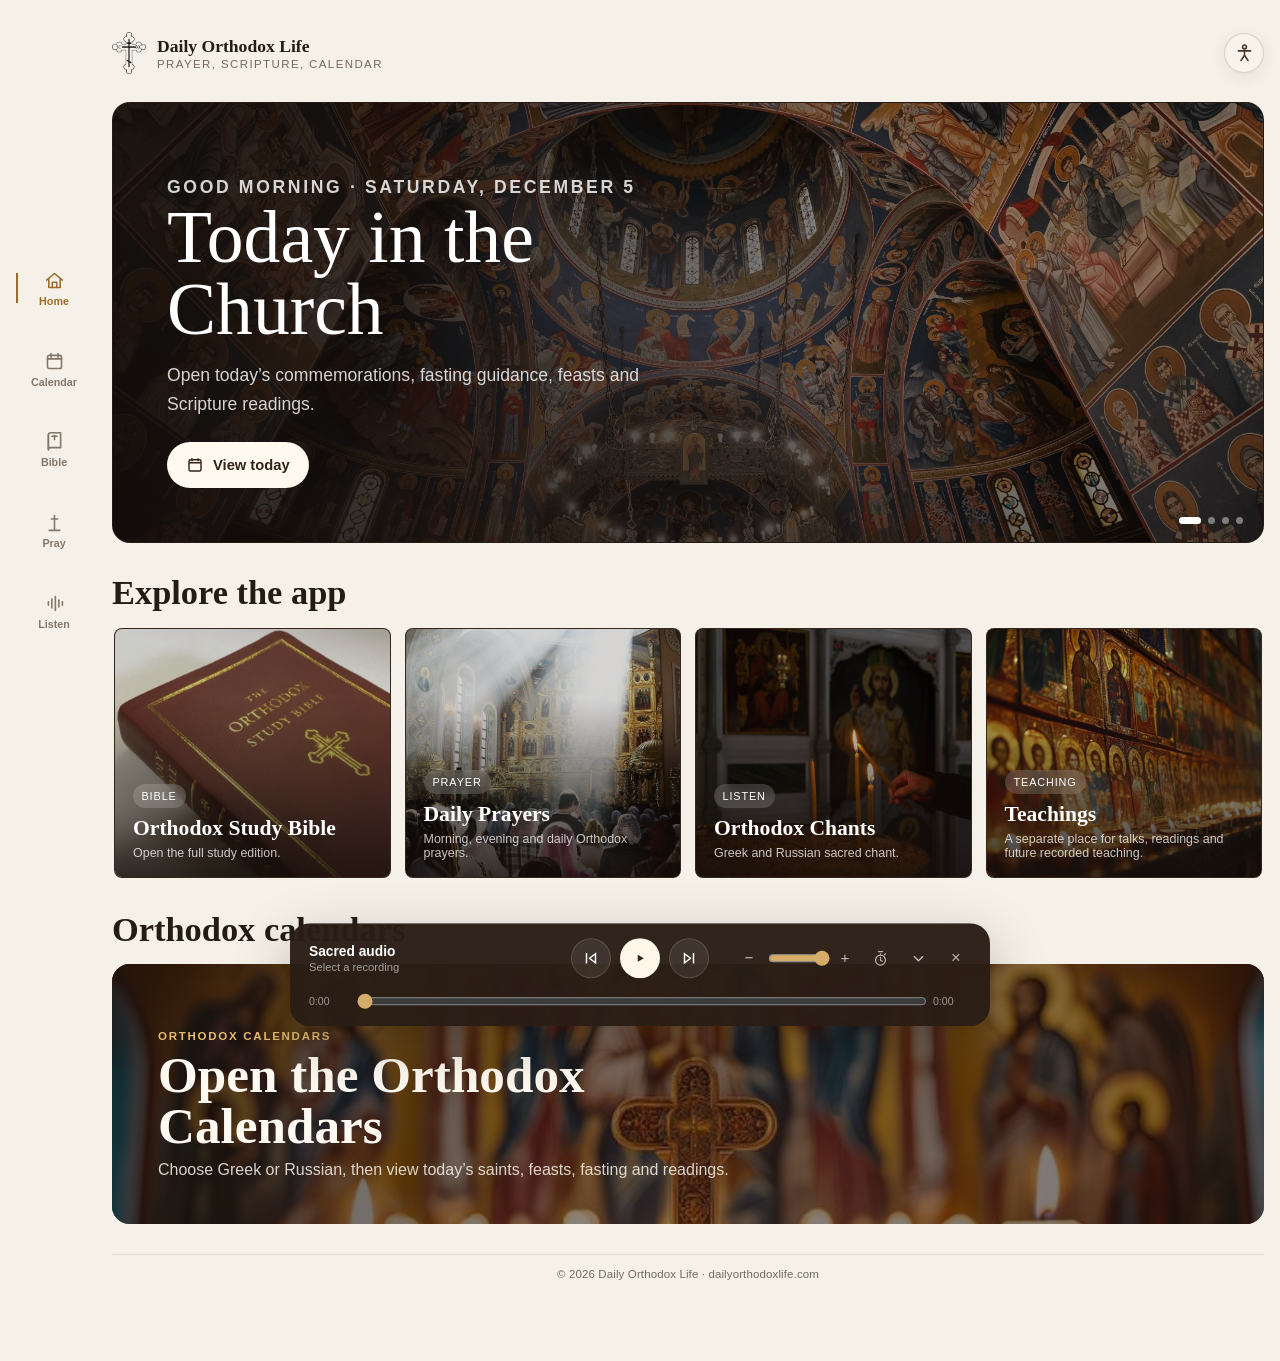
<file: index.html>
<!DOCTYPE html>
<html lang="en">
<head>
  <meta charset="UTF-8" />
  <meta name="viewport" content="width=device-width, initial-scale=1, viewport-fit=cover" />
<meta name="description" content="Daily Orthodox Life brings together Orthodox calendars, saints and fasting, the Orthodox Study Bible, daily prayers, Greek and Russian chants, and teaching." />
  <meta name="theme-color" content="#211812" />
  <meta name="apple-mobile-web-app-capable" content="yes" />
  <title>Daily Orthodox Life | Orthodox Calendar, Bible, Prayers &amp; Chants</title>
  <link rel="icon" type="image/png" sizes="192x192" href="assets/app-icon-192.png" />
  <link rel="manifest" href="manifest.webmanifest" />
  <link rel="apple-touch-icon" sizes="192x192" href="assets/app-icon-192.png" />
  <meta name="apple-mobile-web-app-title" content="Daily Orthodox Life" />
  <meta name="msapplication-TileImage" content="assets/app-icon-192.png" />
  <link rel="stylesheet" href="assets/css/app.css" />

  <link rel="canonical" href="https://dailyorthodoxlife.com/" />
  <meta name="robots" content="index,follow,max-image-preview:large,max-snippet:-1,max-video-preview:-1" />
  <meta name="application-name" content="Daily Orthodox Life" />
  <meta property="og:site_name" content="Daily Orthodox Life" />
  <meta property="og:locale" content="en_GB" />
  <meta property="og:type" content="website" />
  <meta property="og:title" content="Daily Orthodox Life | Orthodox Calendar, Bible, Prayers &amp; Chants" />
  <meta property="og:description" content="Daily Orthodox Life brings together Orthodox calendars, saints and fasting, the Orthodox Study Bible, daily prayers, Greek and Russian chants, and teaching." />
  <meta property="og:url" content="https://dailyorthodoxlife.com/" />
  <meta property="og:image" content="https://dailyorthodoxlife.com/assets/media/home/calendar-home.jpg" />
  <meta property="og:image:alt" content="Orthodox church interior with icons, candles and a cross" />
  <meta name="twitter:card" content="summary_large_image" />
  <meta name="twitter:title" content="Daily Orthodox Life | Orthodox Calendar, Bible, Prayers &amp; Chants" />
  <meta name="twitter:description" content="Daily Orthodox Life brings together Orthodox calendars, saints and fasting, the Orthodox Study Bible, daily prayers, Greek and Russian chants, and teaching." />
  <meta name="twitter:image" content="https://dailyorthodoxlife.com/assets/media/home/calendar-home.jpg" />
  <meta name="twitter:image:alt" content="Orthodox church interior with icons, candles and a cross" />
  <script type="application/ld+json" data-seo-schema>{"@context":"https://schema.org","@graph":[{"@type":"WebSite","@id":"https://dailyorthodoxlife.com/#website","url":"https://dailyorthodoxlife.com/","name":"Daily Orthodox Life","description":"Daily Orthodox Life brings together Orthodox calendars, saints and fasting, the Orthodox Study Bible, daily prayers, Greek and Russian chants, and teaching.","inLanguage":"en"},{"@type":"WebApplication","@id":"https://dailyorthodoxlife.com/#app","name":"Daily Orthodox Life","url":"https://dailyorthodoxlife.com/","applicationCategory":"LifestyleApplication","operatingSystem":"Any","browserRequirements":"Requires JavaScript and a modern web browser.","description":"Daily Orthodox Life brings together Orthodox calendars, saints and fasting, the Orthodox Study Bible, daily prayers, Greek and Russian chants, and teaching.","image":"https://dailyorthodoxlife.com/assets/media/home/calendar-home.jpg","featureList":["Greek Orthodox daily calendar","Russian Orthodox daily calendar","Old and New Calendar options","Orthodox Study Bible reader","Orthodox prayer library","Greek and Russian Orthodox chants","Sleep timer for sacred audio"]}]}</script>
</head>
<body class="orthodox-app" data-root="">
  <main class="oa-page">
    <header class="oa-topbar">
      <a class="oa-brand" href="index.html" aria-label="Daily Orthodox Life home">
        <img src="assets/orthodox-cover-logo.png" alt="" />
        <span class="oa-brand-copy"><strong>Daily Orthodox Life</strong><span>Prayer, Scripture, Calendar</span></span>
      </a>
    </header>

    <section class="oa-hero oa-hero-carousel" data-hero-carousel aria-label="Featured Orthodox resources">
      <div class="oa-hero-track" data-hero-track>
        <article class="oa-hero-slide" data-hero-slide>
          <img class="oa-hero-bg" src="greek/greek-assets/images/church-background.png" alt="" />
          <div class="oa-hero-content">
            <p class="oa-hero-kicker"><span data-greeting>Welcome</span> · <span data-today-date></span></p>
            <h1>Today in the Church</h1>
            <p>Open today’s commemorations, fasting guidance, feasts and Scripture readings.</p>
            <div class="oa-hero-actions">
              <a class="oa-primary" href="calendar.html"><svg viewBox="0 0 24 24"><rect x="4" y="5" width="16" height="15" rx="2"/><path d="M8 3v4M16 3v4M4 9h16"/></svg>View today</a>
            </div>
          </div>
        </article>

        <article class="oa-hero-slide" data-hero-slide>
          <img class="oa-hero-bg" src="assets/media/home/Bible.png" alt="" />
          <div class="oa-hero-content">
            <p class="oa-hero-kicker">Scripture</p>
            <h2>Continue in the Study Bible</h2>
            <p data-bible-hero>Return to your last place, or begin a new book and chapter.</p>
            <div class="oa-hero-actions">
              <a class="oa-primary" href="study-bible.html"><svg viewBox="0 0 24 24"><path d="M5 4.5A2.5 2.5 0 0 1 7.5 2H19v17H7.5A2.5 2.5 0 0 0 5 21.5z"/><path d="M5 4.5v17"/></svg>Open the Bible</a>
            </div>
          </div>
        </article>

        <article class="oa-hero-slide" data-hero-slide>
          <img class="oa-hero-bg" src="assets/media/home/Prayers.jpg" alt="" />
          <div class="oa-hero-content">
            <p class="oa-hero-kicker">Prayer</p>
            <h2>Daily prayers</h2>
            <p>Keep morning, evening and daily Orthodox prayers close at hand in one prayer library.</p>
            <div class="oa-hero-actions">
              <a class="oa-primary" href="prayers.html"><svg viewBox="0 0 24 24"><path d="M12 4v16M8.5 8h7"/><path d="M6 21h12"/></svg>Open prayers</a>
            </div>
          </div>
        </article>

        <article class="oa-hero-slide" data-hero-slide>
          <img class="oa-hero-bg" src="assets/media/home/candles.jpg" alt="" />
          <div class="oa-hero-content">
            <p class="oa-hero-kicker">Listen</p>
            <h2>Chants and teachings</h2>
            <p>Listen to Orthodox chants now, with a separate place prepared for recorded prayers and teaching.</p>
            <div class="oa-hero-actions">
              <a class="oa-primary" href="listen.html"><svg viewBox="0 0 24 24"><path d="M5 10v4M9 7v10M13 4v16M17 8v8M21 10v4"/></svg>Listen now</a>
            </div>
          </div>
        </article>
      </div>
      <div class="oa-hero-dots" data-hero-dots aria-label="Choose featured item"></div>
    </section>

    <div class="oa-section-head">
      <div><h2 class="oa-section-title">Explore the app</h2></div>
    </div>
    <section class="oa-card-row oa-card-row-library">
      <a class="oa-media-card" href="study-bible.html">
        <img src="assets/media/home/Bible.png" alt="Orthodox Study Bible" />
        <span class="oa-media-card-content"><span class="oa-tag">Bible</span><h3>Orthodox Study Bible</h3><p>Open the full study edition.</p></span>
      </a>
      <a class="oa-media-card" href="prayers.html">
        <img src="assets/media/home/Prayers.jpg" alt="Daily prayers" />
        <span class="oa-media-card-content"><span class="oa-tag">Prayer</span><h3>Daily Prayers</h3><p>Morning, evening and daily Orthodox prayers.</p></span>
      </a>
      <a class="oa-media-card" href="listen.html">
        <img src="assets/media/home/candles.jpg" alt="Orthodox chants" />
        <span class="oa-media-card-content"><span class="oa-tag">Listen</span><h3>Orthodox Chants</h3><p>Greek and Russian sacred chant.</p></span>
      </a>
      <a class="oa-media-card" href="listen.html?tab=spoken">
        <img src="assets/media/home/Icons.png" alt="Teachings" />
        <span class="oa-media-card-content"><span class="oa-tag">Teaching</span><h3>Teachings</h3><p>A separate place for talks, readings and future recorded teaching.</p></span>
      </a>
    </section>

    <div class="oa-section-head">
      <div><h2 class="oa-section-title">Orthodox calendars</h2></div>
    </div>
    <a class="oa-calendar-home-button" href="calendar.html" aria-label="Open calendar selection">
      <span class="oa-calendar-home-image" aria-hidden="true">
        <img src="assets/media/home/calendar-home.jpg" alt="" />
      </span>
      <span class="oa-calendar-home-shade" aria-hidden="true"></span>
      <span class="oa-calendar-home-copy">
        <small>Orthodox calendars</small>
        <strong>Open the Orthodox Calendars</strong>
        <span>Choose Greek or Russian, then view today’s saints, feasts, fasting and readings.</span>
      </span>
    </a>
  </main>

  <nav data-app-nav data-active="home" data-root=""></nav>
  <script src="assets/js/app-shell.js"></script>
  <script src="assets/js/home.js"></script>
</body>
</html>
</file>
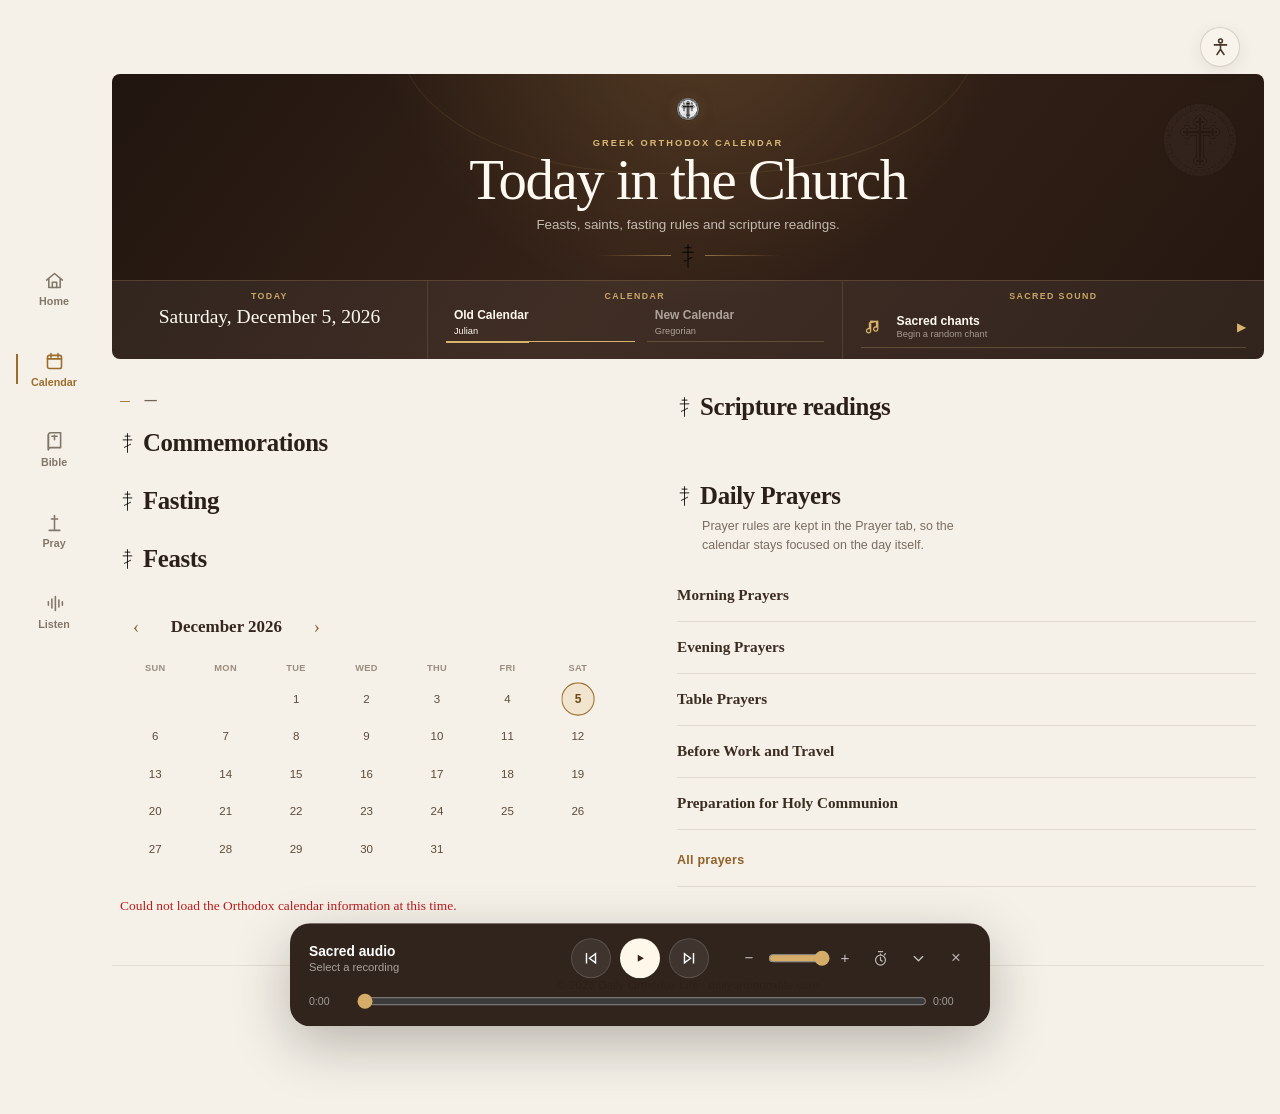
<file: greek/index.html>
<!DOCTYPE html>
<html lang="en">
<head>
<meta charset="UTF-8" />
  <title>Greek Orthodox Calendar Today | Daily Orthodox Life</title>
  <meta name="viewport" content="width=device-width, initial-scale=1" />
  <meta name="description" content="View today&#x27;s Greek Orthodox calendar with saints, commemorations, feasts, fasting guidance and Scripture readings, with Old and New Calendar options." />
  <link rel="stylesheet" href="greek-assets/css/style.css" />
  <link rel="stylesheet" href="../assets/css/app.css" />
  <link rel="manifest" href="../manifest.webmanifest" />
  <link rel="apple-touch-icon" sizes="192x192" href="../assets/app-icon-192.png" />
  <meta name="apple-mobile-web-app-title" content="Daily Orthodox Life" />
  <meta name="msapplication-TileImage" content="../assets/app-icon-192.png" />
  <meta name="theme-color" content="#2a1d15" />
  <link rel="icon" type="image/png" sizes="192x192" href="../assets/app-icon-192.png" />

  <link rel="canonical" href="https://dailyorthodoxlife.com/greek/" />
  <meta name="robots" content="index,follow,max-image-preview:large,max-snippet:-1,max-video-preview:-1" />
  <meta name="application-name" content="Daily Orthodox Life" />
  <meta property="og:site_name" content="Daily Orthodox Life" />
  <meta property="og:locale" content="en_GB" />
  <meta property="og:type" content="website" />
  <meta property="og:title" content="Greek Orthodox Calendar Today | Daily Orthodox Life" />
  <meta property="og:description" content="View today&#x27;s Greek Orthodox calendar with saints, commemorations, feasts, fasting guidance and Scripture readings, with Old and New Calendar options." />
  <meta property="og:url" content="https://dailyorthodoxlife.com/greek/" />
  <meta property="og:image" content="https://dailyorthodoxlife.com/greek/greek-assets/images/church-background.png" />
  <meta property="og:image:alt" content="Greek Orthodox church interior" />
  <meta name="twitter:card" content="summary_large_image" />
  <meta name="twitter:title" content="Greek Orthodox Calendar Today | Daily Orthodox Life" />
  <meta name="twitter:description" content="View today&#x27;s Greek Orthodox calendar with saints, commemorations, feasts, fasting guidance and Scripture readings, with Old and New Calendar options." />
  <meta name="twitter:image" content="https://dailyorthodoxlife.com/greek/greek-assets/images/church-background.png" />
  <meta name="twitter:image:alt" content="Greek Orthodox church interior" />
  <script type="application/ld+json" data-seo-schema>{"@context":"https://schema.org","@graph":[{"@type":"WebPage","@id":"https://dailyorthodoxlife.com/greek/#page","url":"https://dailyorthodoxlife.com/greek/","name":"Greek Orthodox Calendar Today | Daily Orthodox Life","description":"View today's Greek Orthodox calendar with saints, commemorations, feasts, fasting guidance and Scripture readings, with Old and New Calendar options.","isPartOf":{"@id":"https://dailyorthodoxlife.com/#website"},"about":{"@type":"Thing","name":"Greek Orthodox Calendar"},"breadcrumb":{"@type":"BreadcrumbList","itemListElement":[{"@type":"ListItem","position":1,"name":"Home","item":"https://dailyorthodoxlife.com/"},{"@type":"ListItem","position":2,"name":"Orthodox Calendar","item":"https://dailyorthodoxlife.com/calendar.html"},{"@type":"ListItem","position":3,"name":"Greek Orthodox Calendar","item":"https://dailyorthodoxlife.com/greek/"}]}}]}</script>
</head>
<body class="app-page app-calendar-page" data-root="../">
  <div class="app-shell">
    <header class="app-header liturgical-masthead">
      <div class="liturgical-watermark" aria-hidden="true"><img src="greek-assets/images/Orthodox-Cross.png" alt="" /></div>

      <div class="liturgical-heading">
        <div class="liturgical-crest">
          <img src="greek-assets/images/Orthodox-Cross.png" class="calendar-logo" alt="Orthodox Cross">
        </div>
        <div class="app-tagline">GREEK ORTHODOX CALENDAR</div>
        <h1 class="app-title">Today in the Church</h1>
        <p class="app-subtitle">Feasts, saints, fasting rules and scripture readings.</p>
        <div class="liturgical-ornament" aria-hidden="true"><span></span><img class="liturgical-ornament-cross" src="../assets/icons/orthodox-cross.svg" alt="" /><span></span></div>
      </div>

      <div class="liturgical-control-band">
        <div class="liturgical-date-block">
          <span class="liturgical-control-label">Today</span>
          <div class="header-meta"><div class="meta-date"><span id="civil-date">—</span></div></div>
        </div>

        <div class="calendar-toggle-frame">
          <span class="liturgical-control-label">Calendar</span>
          <div class="calendar-toggle-group" aria-label="Calendar style">
            <button type="button" id="toggle-julian" class="calendar-toggle-btn active"><span>Old Calendar</span><small>Julian</small></button>
            <button type="button" id="toggle-gregorian" class="calendar-toggle-btn"><span>New Calendar</span><small>Gregorian</small></button>
          </div>
        </div>

        <div class="hymn-player liturgical-audio">
          <span class="liturgical-control-label">Sacred sound</span>
          <button type="button" id="hymn-random-btn" class="hymn-main-btn">
            <span class="hymn-main-icon" aria-hidden="true"><svg viewBox="0 0 24 24"><path d="M8 5v11.5a2.5 2.5 0 1 1-1.5-2.3V7l10-2v9.5a2.5 2.5 0 1 1-1.5-2.3V5.4z"/></svg></span>
            <span class="hymn-main-copy"><strong>Sacred chants</strong><small>Begin a random chant</small></span>
            <span class="hymn-main-arrow" aria-hidden="true">▶</span>
          </button>
          <div id="hymn-controls" class="hymn-controls">
            <button type="button" id="hymn-prev" class="hymn-secondary-btn hymn-skip-btn" aria-label="Previous chant">⏮</button>
            <button type="button" id="hymn-play-pause" class="hymn-secondary-btn hymn-play-btn" aria-label="Play or pause chant">▶</button>
            <button type="button" id="hymn-next" class="hymn-secondary-btn hymn-skip-btn" aria-label="Next chant">⏭</button>
            <button type="button" id="hymn-loop" class="hymn-secondary-btn hymn-loop-btn" aria-label="Loop current chant">↻</button>
            <label class="hymn-volume"><span>Volume</span><input type="range" id="hymn-volume" min="0" max="1" step="0.01" value="0.2" /></label>
          </div>
          <audio id="hymn-audio"></audio>
          <p id="hymn-now-playing" class="hymn-now-playing" style="display:none;"></p>
        </div>
      </div>
    </header>

    <main class="app-main">
      <!-- LEFT: Today details -->
      <section class="today-panel">
        <header class="today-header">
          <div class="today-label-row">
            
            <div class="liturgical-date-line">
              <span id="calendar-date-label" class="today-label-date today-label-prefix">—</span>
              <span id="liturgical-date" class="today-label-date">—</span>
            </div>
          </div>
        </header>

        <section class="today-saints today-section">
          <h3 class="section-heading">Commemorations</h3>
          <ul id="saints-list" class="list saints-list"></ul>
        </section>

        <section class="today-fast today-section">
          <h3 class="section-heading">Fasting</h3>
          <ul id="fast-list" class="list fast-list"></ul>
        </section>

        <section class="today-feasts today-section">
          <h3 class="section-heading">Feasts</h3>
          <ul id="feast-list" class="list feasts-list"></ul>
        </section>

        <section id="service-notes" class="today-notes today-section" style="display:none;">
          <h3 class="section-heading">Liturgical notes</h3>
          <ul id="service-notes-list" class="list notes-list"></ul>
        </section>

        
        <section class="today-date today-section">

          <header class="panel-header panel-header-row date-header-center">
            <div class="month-nav">
              <button type="button" id="prev-month" aria-label="Previous month">‹</button>
              <div id="month-label" class="chip chip-soft chip-small">—</div>
              <button type="button" id="next-month" aria-label="Next month">›</button>
            </div>
          </header>
          <table class="month-grid" aria-label="Date selector calendar">
            <thead>
              <tr>
                <th>Sun</th>
                <th>Mon</th>
                <th>Tue</th>
                <th>Wed</th>
                <th>Thu</th>
                <th>Fri</th>
                <th>Sat</th>
              </tr>
            </thead>
            <tbody id="month-grid-body"></tbody>
          </table>
        
        </section>

<p id="summary-error" class="error-text" style="display:none;"></p>
      </section>

      <!-- RIGHT: Readings + Date selector -->
      <section class="right-panel">
        <section class="readings-panel">
          <header class="panel-header">
            <h3>Scripture readings</h3>
</header>
          <div id="readings-list" class="readings-list"></div>
          <p id="readings-empty" class="muted" style="display:none;">
            No specific readings are listed for this day.
          </p>
        </section>
        <section class="prayers-panel calendar-prayer-gateway">
          <header class="panel-header">
            <h3>Daily Prayers</h3>
            <p class="panel-sub">Prayer rules are kept in the Prayer tab, so the calendar stays focused on the day itself.</p>
          </header>
          <nav class="calendar-prayer-links" aria-label="Open prayer sections">
            <a href="../prayers.html?category=Morning%20Prayers"><span>Morning Prayers</span></a>
            <a href="../prayers.html?category=Evening%20Prayers"><span>Evening Prayers</span></a>
            <a href="../prayers.html?category=Table%20Prayers"><span>Table Prayers</span></a>
            <a href="../prayers.html?category=Prayers%20Before%20Work%20and%20Travel"><span>Before Work and Travel</span></a>
            <a href="../prayers.html?category=Prayers%20in%20Preparation%20for%20Holy%20Communion"><span>Preparation for Holy Communion</span></a>
            <a class="calendar-prayer-all" href="../prayers.html"><span>All prayers</span></a>
          </nav>
        </section>


        
      </section>
    </main>
  </div>

  <nav data-app-nav data-active="calendar" data-root="../"></nav>
  <script src="greek-assets/js/main.js"></script>
  <script src="../assets/js/app-shell.js"></script>
</body>
</html>
</file>
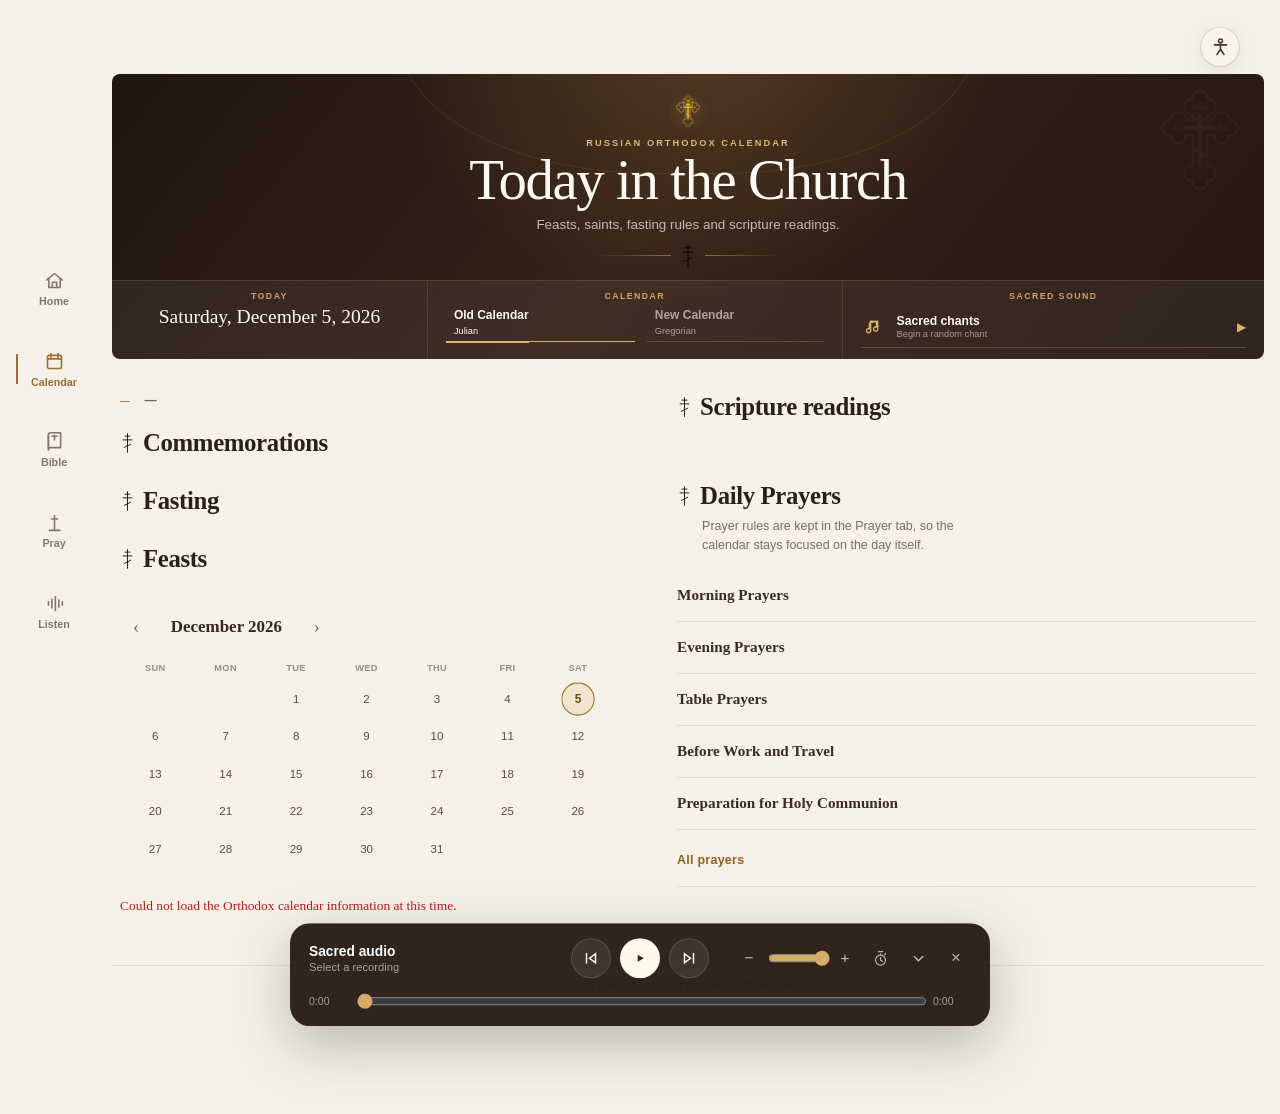
<file: russian/index.html>
<!DOCTYPE html>
<html lang="en">
<head>
<meta charset="UTF-8" />
  <title>Russian Orthodox Calendar Today | Daily Orthodox Life</title>
  <meta name="viewport" content="width=device-width, initial-scale=1" />
  <meta name="description" content="View today&#x27;s Russian Orthodox calendar with saints, commemorations, feasts, fasting guidance and Scripture readings, with Old and New Calendar options." />
  <link rel="stylesheet" href="russian-assets/css/style.css" />
  <link rel="stylesheet" href="../assets/css/app.css" />
  <link rel="manifest" href="../manifest.webmanifest" />
  <link rel="apple-touch-icon" sizes="192x192" href="../assets/app-icon-192.png" />
  <meta name="apple-mobile-web-app-title" content="Daily Orthodox Life" />
  <meta name="msapplication-TileImage" content="../assets/app-icon-192.png" />
  <meta name="theme-color" content="#2a1d15" />
  <link rel="icon" type="image/png" sizes="192x192" href="../assets/app-icon-192.png" />

  <link rel="canonical" href="https://dailyorthodoxlife.com/russian/" />
  <meta name="robots" content="index,follow,max-image-preview:large,max-snippet:-1,max-video-preview:-1" />
  <meta name="application-name" content="Daily Orthodox Life" />
  <meta property="og:site_name" content="Daily Orthodox Life" />
  <meta property="og:locale" content="en_GB" />
  <meta property="og:type" content="website" />
  <meta property="og:title" content="Russian Orthodox Calendar Today | Daily Orthodox Life" />
  <meta property="og:description" content="View today&#x27;s Russian Orthodox calendar with saints, commemorations, feasts, fasting guidance and Scripture readings, with Old and New Calendar options." />
  <meta property="og:url" content="https://dailyorthodoxlife.com/russian/" />
  <meta property="og:image" content="https://dailyorthodoxlife.com/russian/russian-assets/images/church-background.png" />
  <meta property="og:image:alt" content="Russian Orthodox church interior" />
  <meta name="twitter:card" content="summary_large_image" />
  <meta name="twitter:title" content="Russian Orthodox Calendar Today | Daily Orthodox Life" />
  <meta name="twitter:description" content="View today&#x27;s Russian Orthodox calendar with saints, commemorations, feasts, fasting guidance and Scripture readings, with Old and New Calendar options." />
  <meta name="twitter:image" content="https://dailyorthodoxlife.com/russian/russian-assets/images/church-background.png" />
  <meta name="twitter:image:alt" content="Russian Orthodox church interior" />
  <script type="application/ld+json" data-seo-schema>{"@context":"https://schema.org","@graph":[{"@type":"WebPage","@id":"https://dailyorthodoxlife.com/russian/#page","url":"https://dailyorthodoxlife.com/russian/","name":"Russian Orthodox Calendar Today | Daily Orthodox Life","description":"View today's Russian Orthodox calendar with saints, commemorations, feasts, fasting guidance and Scripture readings, with Old and New Calendar options.","isPartOf":{"@id":"https://dailyorthodoxlife.com/#website"},"about":{"@type":"Thing","name":"Russian Orthodox Calendar"},"breadcrumb":{"@type":"BreadcrumbList","itemListElement":[{"@type":"ListItem","position":1,"name":"Home","item":"https://dailyorthodoxlife.com/"},{"@type":"ListItem","position":2,"name":"Orthodox Calendar","item":"https://dailyorthodoxlife.com/calendar.html"},{"@type":"ListItem","position":3,"name":"Russian Orthodox Calendar","item":"https://dailyorthodoxlife.com/russian/"}]}}]}</script>
</head>
<body class="app-page app-calendar-page" data-root="../">
  <div class="app-shell">
    <header class="app-header liturgical-masthead">
      <div class="liturgical-watermark" aria-hidden="true"><img src="russian-assets/images/Orthodox-Cross.png" alt="" /></div>

      <div class="liturgical-heading">
        <div class="liturgical-crest">
          <img src="russian-assets/images/Orthodox-Cross.png" class="app-logo" alt="Orthodox Cross">
        </div>
        <div class="app-tagline">RUSSIAN ORTHODOX CALENDAR</div>
        <h1 class="app-title">Today in the Church</h1>
        <p class="app-subtitle">Feasts, saints, fasting rules and scripture readings.</p>
        <div class="liturgical-ornament" aria-hidden="true"><span></span><img class="liturgical-ornament-cross" src="../assets/icons/orthodox-cross.svg" alt="" /><span></span></div>
      </div>

      <div class="liturgical-control-band">
        <div class="liturgical-date-block">
          <span class="liturgical-control-label">Today</span>
          <div class="header-meta"><div class="meta-date"><span id="civil-date">—</span></div></div>
        </div>

        <div class="calendar-toggle-frame">
          <span class="liturgical-control-label">Calendar</span>
          <div class="calendar-toggle-group" aria-label="Calendar style">
            <button type="button" id="toggle-julian" class="calendar-toggle-btn active"><span>Old Calendar</span><small>Julian</small></button>
            <button type="button" id="toggle-gregorian" class="calendar-toggle-btn"><span>New Calendar</span><small>Gregorian</small></button>
          </div>
        </div>

        <div class="hymn-player liturgical-audio">
          <span class="liturgical-control-label">Sacred sound</span>
          <button type="button" id="hymn-random-btn" class="hymn-main-btn">
            <span class="hymn-main-icon" aria-hidden="true"><svg viewBox="0 0 24 24"><path d="M8 5v11.5a2.5 2.5 0 1 1-1.5-2.3V7l10-2v9.5a2.5 2.5 0 1 1-1.5-2.3V5.4z"/></svg></span>
            <span class="hymn-main-copy"><strong>Sacred chants</strong><small>Begin a random chant</small></span>
            <span class="hymn-main-arrow" aria-hidden="true">▶</span>
          </button>
          <div id="hymn-controls" class="hymn-controls">
            <button type="button" id="hymn-prev" class="hymn-secondary-btn hymn-skip-btn" aria-label="Previous chant">⏮</button>
            <button type="button" id="hymn-play-pause" class="hymn-secondary-btn hymn-play-btn" aria-label="Play or pause chant">▶</button>
            <button type="button" id="hymn-next" class="hymn-secondary-btn hymn-skip-btn" aria-label="Next chant">⏭</button>
            <button type="button" id="hymn-loop" class="hymn-secondary-btn hymn-loop-btn" aria-label="Loop current chant">↻</button>
            <label class="hymn-volume"><span>Volume</span><input type="range" id="hymn-volume" min="0" max="1" step="0.01" value="0.2" /></label>
          </div>
          <audio id="hymn-audio"></audio>
          <p id="hymn-now-playing" class="hymn-now-playing" style="display:none;"></p>
        </div>
      </div>
    </header>

    <main class="app-main">
      <!-- LEFT: Today details -->
      <section class="today-panel">
        <header class="today-header">
          <div class="today-label-row">
            
            <div class="liturgical-date-line">
              <span id="calendar-date-label" class="today-label-date today-label-prefix">—</span>
              <span id="liturgical-date" class="today-label-date">—</span>
            </div>
          </div>
        </header>

        <section class="today-saints today-section">
          <h3 class="section-heading">Commemorations</h3>
          <ul id="saints-list" class="list saints-list"></ul>
        </section>

        <section class="today-fast today-section">
          <h3 class="section-heading">Fasting</h3>
          <ul id="fast-list" class="list fast-list"></ul>
        </section>

        <section class="today-feasts today-section">
          <h3 class="section-heading">Feasts</h3>
          <ul id="feast-list" class="list feasts-list"></ul>
        </section>

        <section id="service-notes" class="today-notes today-section" style="display:none;">
          <h3 class="section-heading">Liturgical notes</h3>
          <ul id="service-notes-list" class="list notes-list"></ul>
        </section>

        
        <section class="today-date today-section">

          <header class="panel-header panel-header-row date-header-center">
            <div class="month-nav">
              <button type="button" id="prev-month" aria-label="Previous month">‹</button>
              <div id="month-label" class="chip chip-soft chip-small">—</div>
              <button type="button" id="next-month" aria-label="Next month">›</button>
            </div>
          </header>
          <table class="month-grid" aria-label="Date selector calendar">
            <thead>
              <tr>
                <th>Sun</th>
                <th>Mon</th>
                <th>Tue</th>
                <th>Wed</th>
                <th>Thu</th>
                <th>Fri</th>
                <th>Sat</th>
              </tr>
            </thead>
            <tbody id="month-grid-body"></tbody>
          </table>
        
        </section>

<p id="summary-error" class="error-text" style="display:none;"></p>
      </section>

      <!-- RIGHT: Readings + Date selector -->
      <section class="right-panel">
        <section class="readings-panel">
          <header class="panel-header">
            <h3>Scripture readings</h3>
</header>
          <div id="readings-list" class="readings-list"></div>
          <p id="readings-empty" class="muted" style="display:none;">
            No specific readings are listed for this day.
          </p>
        </section>
        <section class="prayers-panel calendar-prayer-gateway">
          <header class="panel-header">
            <h3>Daily Prayers</h3>
            <p class="panel-sub">Prayer rules are kept in the Prayer tab, so the calendar stays focused on the day itself.</p>
          </header>
          <nav class="calendar-prayer-links" aria-label="Open prayer sections">
            <a href="../prayers.html?category=Morning%20Prayers"><span>Morning Prayers</span></a>
            <a href="../prayers.html?category=Evening%20Prayers"><span>Evening Prayers</span></a>
            <a href="../prayers.html?category=Table%20Prayers"><span>Table Prayers</span></a>
            <a href="../prayers.html?category=Prayers%20Before%20Work%20and%20Travel"><span>Before Work and Travel</span></a>
            <a href="../prayers.html?category=Prayers%20in%20Preparation%20for%20Holy%20Communion"><span>Preparation for Holy Communion</span></a>
            <a class="calendar-prayer-all" href="../prayers.html"><span>All prayers</span></a>
          </nav>
        </section>


        
      </section>
    </main>
  </div>

  <nav data-app-nav data-active="calendar" data-root="../"></nav>
  <script src="russian-assets/js/main.js"></script>
  <script src="../assets/js/app-shell.js"></script>
</body>
</html>
</file>
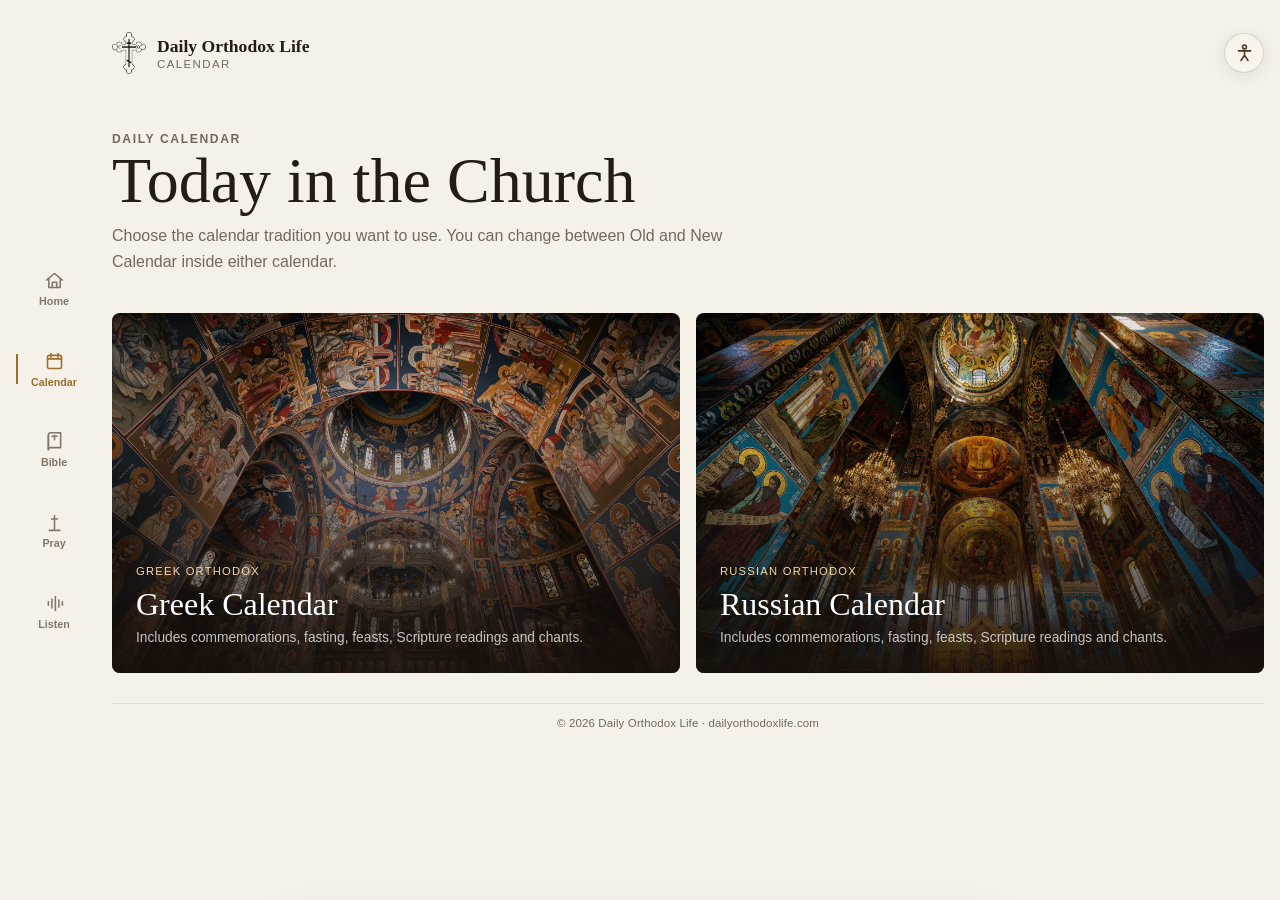
<file: calendar.html>
<!DOCTYPE html>
<html lang="en">
<head>
  <meta charset="UTF-8" />
  <meta name="viewport" content="width=device-width, initial-scale=1, viewport-fit=cover" />
<meta name="description" content="Explore Greek and Russian Orthodox calendars with daily saints, feasts, fasting guidance and Scripture readings, with Old and New Calendar options." />
  <meta name="theme-color" content="#2a1d15" />
  <title>Orthodox Calendar | Daily Orthodox Life</title>
  <link rel="icon" type="image/png" sizes="192x192" href="assets/app-icon-192.png" />
  <link rel="manifest" href="manifest.webmanifest" />
  <link rel="apple-touch-icon" sizes="192x192" href="assets/app-icon-192.png" />
  <meta name="apple-mobile-web-app-title" content="Daily Orthodox Life" />
  <meta name="msapplication-TileImage" content="assets/app-icon-192.png" />
  <link rel="stylesheet" href="assets/css/app.css" />

  <link rel="canonical" href="https://dailyorthodoxlife.com/calendar.html" />
  <meta name="robots" content="index,follow,max-image-preview:large,max-snippet:-1,max-video-preview:-1" />
  <meta name="application-name" content="Daily Orthodox Life" />
  <meta property="og:site_name" content="Daily Orthodox Life" />
  <meta property="og:locale" content="en_GB" />
  <meta property="og:type" content="website" />
  <meta property="og:title" content="Orthodox Calendar | Daily Orthodox Life" />
  <meta property="og:description" content="Explore Greek and Russian Orthodox calendars with daily saints, feasts, fasting guidance and Scripture readings, with Old and New Calendar options." />
  <meta property="og:url" content="https://dailyorthodoxlife.com/calendar.html" />
  <meta property="og:image" content="https://dailyorthodoxlife.com/assets/media/home/calendar-home.jpg" />
  <meta property="og:image:alt" content="Orthodox church interior with icons, candles and a cross" />
  <meta name="twitter:card" content="summary_large_image" />
  <meta name="twitter:title" content="Orthodox Calendar | Daily Orthodox Life" />
  <meta name="twitter:description" content="Explore Greek and Russian Orthodox calendars with daily saints, feasts, fasting guidance and Scripture readings, with Old and New Calendar options." />
  <meta name="twitter:image" content="https://dailyorthodoxlife.com/assets/media/home/calendar-home.jpg" />
  <meta name="twitter:image:alt" content="Orthodox church interior with icons, candles and a cross" />
  <script type="application/ld+json" data-seo-schema>{"@context":"https://schema.org","@graph":[{"@type":"CollectionPage","@id":"https://dailyorthodoxlife.com/calendar.html#page","url":"https://dailyorthodoxlife.com/calendar.html","name":"Orthodox Calendar | Daily Orthodox Life","description":"Explore Greek and Russian Orthodox calendars with daily saints, feasts, fasting guidance and Scripture readings, with Old and New Calendar options.","isPartOf":{"@id":"https://dailyorthodoxlife.com/#website"},"mainEntity":{"@type":"ItemList","itemListElement":[{"@type":"ListItem","position":1,"name":"Greek Orthodox Calendar","url":"https://dailyorthodoxlife.com/greek/"},{"@type":"ListItem","position":2,"name":"Russian Orthodox Calendar","url":"https://dailyorthodoxlife.com/russian/"}]},"breadcrumb":{"@type":"BreadcrumbList","itemListElement":[{"@type":"ListItem","position":1,"name":"Home","item":"https://dailyorthodoxlife.com/"},{"@type":"ListItem","position":2,"name":"Orthodox Calendar","item":"https://dailyorthodoxlife.com/calendar.html"}]}}]}</script>
</head>
<body class="orthodox-app" data-root="">
  <main class="oa-page">
    <header class="oa-topbar">
      <a class="oa-brand" href="index.html"><img src="assets/orthodox-cover-logo.png" alt="" /><span class="oa-brand-copy"><strong>Daily Orthodox Life</strong><span>Calendar</span></span></a>
    </header>
    <section class="oa-simple-hero">
      <div><p class="oa-eyebrow">Daily calendar</p><h1>Today in the Church</h1><p>Choose the calendar tradition you want to use. You can change between Old and New Calendar inside either calendar.</p></div>
    </section>
    <section class="oa-calendar-choice-grid">
      <a class="oa-calendar-choice" href="greek/index.html">
        <img src="greek/greek-assets/images/church-background.png" alt="Greek Orthodox church" />
        <span class="oa-calendar-choice-copy"><span>Greek Orthodox</span><h2>Greek Calendar</h2><p>Includes commemorations, fasting, feasts, Scripture readings and chants.</p></span>
      </a>
      <a class="oa-calendar-choice" href="russian/index.html">
        <img src="russian/russian-assets/images/church-background.png" alt="Russian Orthodox church" />
        <span class="oa-calendar-choice-copy"><span>Russian Orthodox</span><h2>Russian Calendar</h2><p>Includes commemorations, fasting, feasts, Scripture readings and chants.</p></span>
      </a>
    </section>
  </main>
  <nav data-app-nav data-active="calendar" data-root=""></nav>
  <script src="assets/js/app-shell.js"></script>
</body>
</html>
</file>
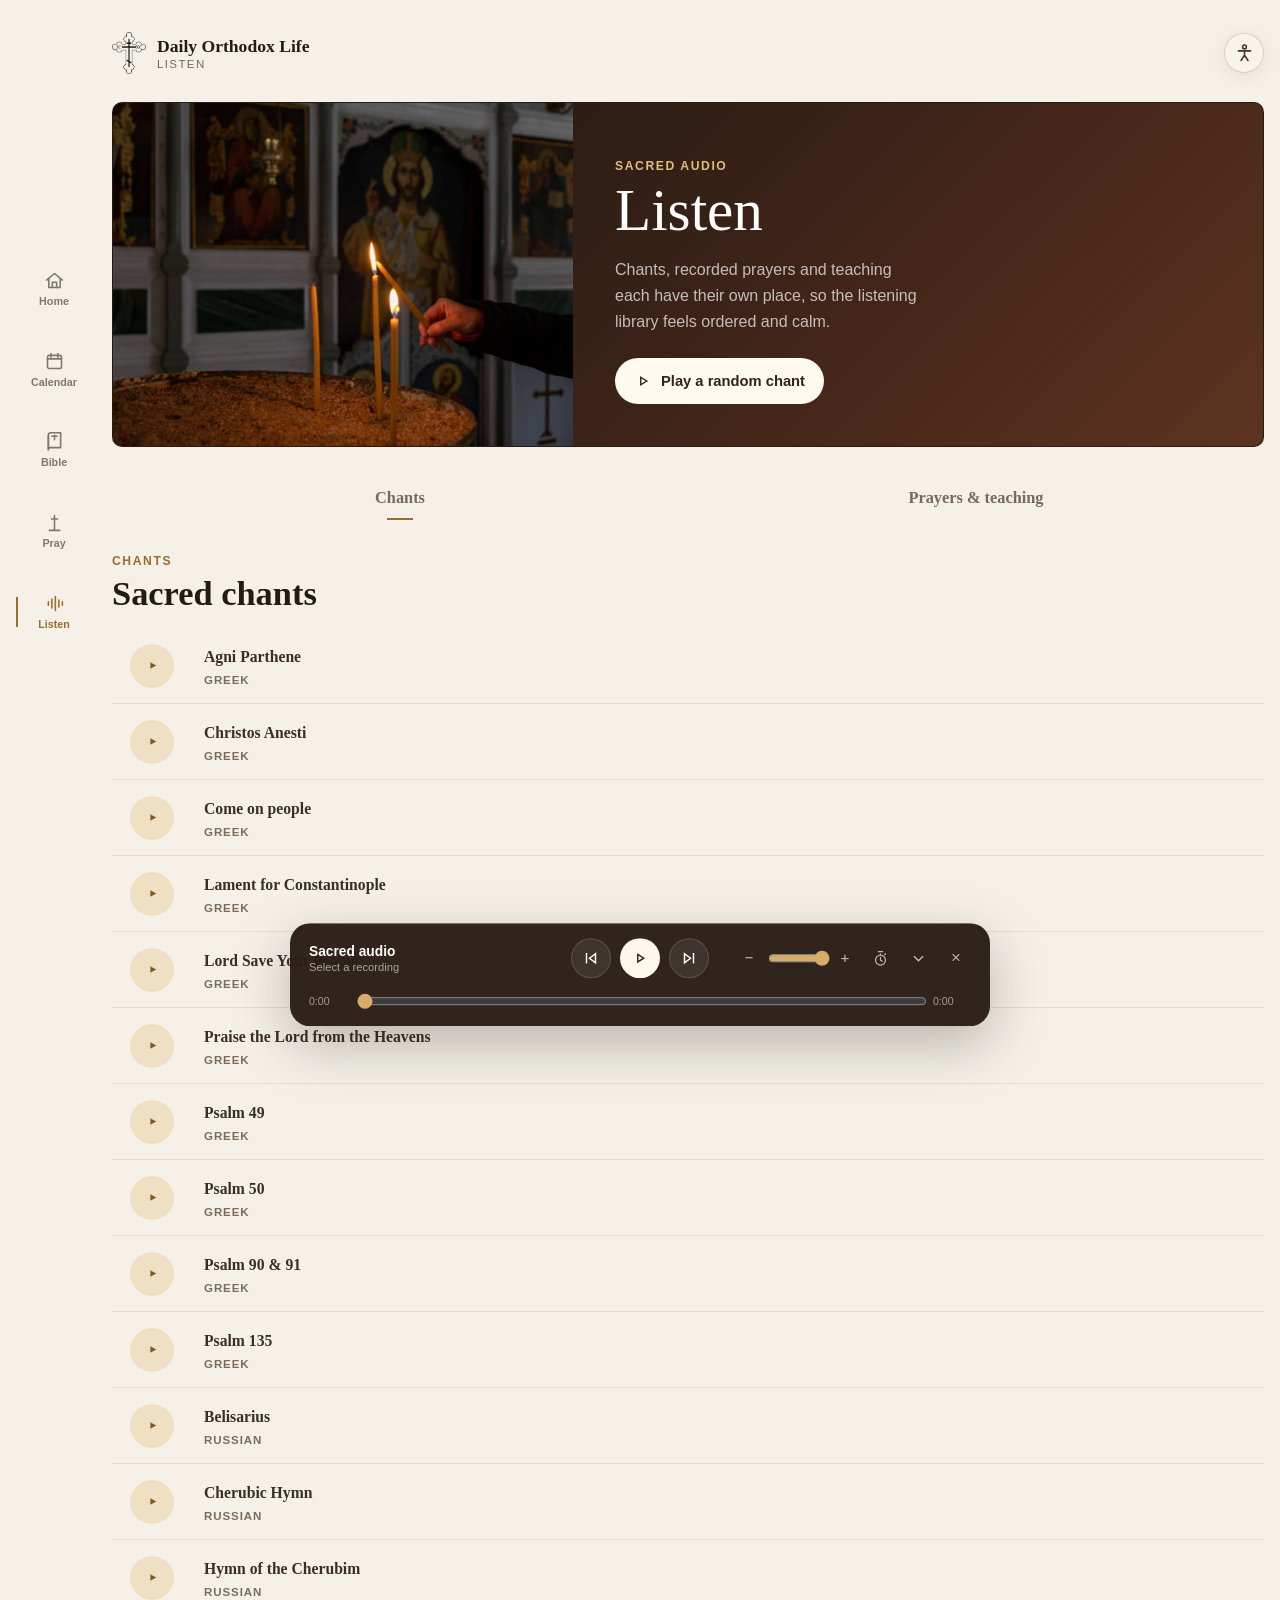
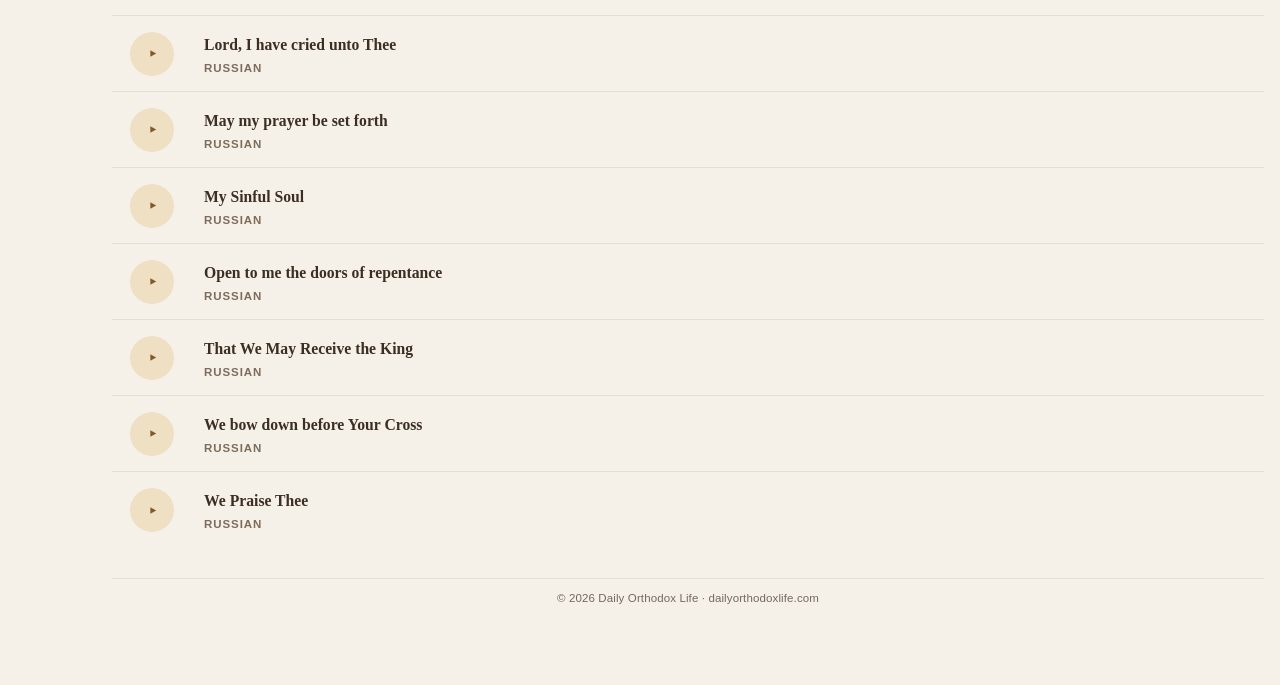
<file: listen.html>
<!DOCTYPE html>
<html lang="en">
<head>
  <meta charset="UTF-8" />
  <meta name="viewport" content="width=device-width, initial-scale=1, viewport-fit=cover" />
<meta name="description" content="Listen to Greek and Russian Orthodox chants, with a growing library for recorded Orthodox prayers and teaching on Daily Orthodox Life." />
  <meta name="theme-color" content="#211812" />
  <title>Orthodox Chants | Greek &amp; Russian | Daily Orthodox Life</title>
  <link rel="icon" type="image/png" sizes="192x192" href="assets/app-icon-192.png" />
  <link rel="manifest" href="manifest.webmanifest" />
  <link rel="apple-touch-icon" sizes="192x192" href="assets/app-icon-192.png" />
  <meta name="apple-mobile-web-app-title" content="Daily Orthodox Life" />
  <meta name="msapplication-TileImage" content="assets/app-icon-192.png" />
  <link rel="stylesheet" href="assets/css/app.css" />

  <link rel="canonical" href="https://dailyorthodoxlife.com/listen.html" />
  <meta name="robots" content="index,follow,max-image-preview:large,max-snippet:-1,max-video-preview:-1" />
  <meta name="application-name" content="Daily Orthodox Life" />
  <meta property="og:site_name" content="Daily Orthodox Life" />
  <meta property="og:locale" content="en_GB" />
  <meta property="og:type" content="website" />
  <meta property="og:title" content="Orthodox Chants | Greek &amp; Russian | Daily Orthodox Life" />
  <meta property="og:description" content="Listen to Greek and Russian Orthodox chants, with a growing library for recorded Orthodox prayers and teaching on Daily Orthodox Life." />
  <meta property="og:url" content="https://dailyorthodoxlife.com/listen.html" />
  <meta property="og:image" content="https://dailyorthodoxlife.com/assets/media/home/candles.jpg" />
  <meta property="og:image:alt" content="Candles burning inside an Orthodox church" />
  <meta name="twitter:card" content="summary_large_image" />
  <meta name="twitter:title" content="Orthodox Chants | Greek &amp; Russian | Daily Orthodox Life" />
  <meta name="twitter:description" content="Listen to Greek and Russian Orthodox chants, with a growing library for recorded Orthodox prayers and teaching on Daily Orthodox Life." />
  <meta name="twitter:image" content="https://dailyorthodoxlife.com/assets/media/home/candles.jpg" />
  <meta name="twitter:image:alt" content="Candles burning inside an Orthodox church" />
  <script type="application/ld+json" data-seo-schema>{"@context":"https://schema.org","@graph":[{"@type":"CollectionPage","@id":"https://dailyorthodoxlife.com/listen.html#page","url":"https://dailyorthodoxlife.com/listen.html","name":"Orthodox Chants | Greek & Russian | Daily Orthodox Life","description":"Listen to Greek and Russian Orthodox chants, with a growing library for recorded Orthodox prayers and teaching on Daily Orthodox Life.","isPartOf":{"@id":"https://dailyorthodoxlife.com/#website"},"about":{"@type":"Thing","name":"Orthodox chant"},"mainEntity":{"@type":"ItemList","itemListElement":[{"@type":"ListItem","position":1,"name":"Agni Parthene","description":"Greek Orthodox chant"},{"@type":"ListItem","position":2,"name":"Christos Anesti","description":"Greek Orthodox chant"},{"@type":"ListItem","position":3,"name":"Come on people","description":"Greek Orthodox chant"},{"@type":"ListItem","position":4,"name":"Lament for Constantinople","description":"Greek Orthodox chant"},{"@type":"ListItem","position":5,"name":"Lord Save Your People","description":"Greek Orthodox chant"},{"@type":"ListItem","position":6,"name":"Praise the Lord from the Heavens","description":"Greek Orthodox chant"},{"@type":"ListItem","position":7,"name":"Psalm 49","description":"Greek Orthodox chant"},{"@type":"ListItem","position":8,"name":"Psalm 50","description":"Greek Orthodox chant"},{"@type":"ListItem","position":9,"name":"Psalm 90 & 91","description":"Greek Orthodox chant"},{"@type":"ListItem","position":10,"name":"Psalm 135","description":"Greek Orthodox chant"},{"@type":"ListItem","position":11,"name":"Belisarius","description":"Russian Orthodox chant"},{"@type":"ListItem","position":12,"name":"Cherubic Hymn","description":"Russian Orthodox chant"},{"@type":"ListItem","position":13,"name":"Hymn of the Cherubim","description":"Russian Orthodox chant"},{"@type":"ListItem","position":14,"name":"Lord, I have cried unto Thee","description":"Russian Orthodox chant"},{"@type":"ListItem","position":15,"name":"May my prayer be set forth","description":"Russian Orthodox chant"},{"@type":"ListItem","position":16,"name":"My Sinful Soul","description":"Russian Orthodox chant"},{"@type":"ListItem","position":17,"name":"Open to me the doors of repentance","description":"Russian Orthodox chant"},{"@type":"ListItem","position":18,"name":"That We May Receive the King","description":"Russian Orthodox chant"},{"@type":"ListItem","position":19,"name":"We bow down before Your Cross","description":"Russian Orthodox chant"},{"@type":"ListItem","position":20,"name":"We Praise Thee","description":"Russian Orthodox chant"}]},"breadcrumb":{"@type":"BreadcrumbList","itemListElement":[{"@type":"ListItem","position":1,"name":"Home","item":"https://dailyorthodoxlife.com/"},{"@type":"ListItem","position":2,"name":"Orthodox Chants","item":"https://dailyorthodoxlife.com/listen.html"}]}}]}</script>
</head>
<body class="orthodox-app" data-root="">
  <main class="oa-page oa-listen-page">
    <header class="oa-topbar">
      <a class="oa-brand" href="index.html"><img src="assets/orthodox-cover-logo.png" alt="" /><span class="oa-brand-copy"><strong>Daily Orthodox Life</strong><span>Listen</span></span></a>
    </header>

    <section class="oa-audio-hero oa-audio-hero-refined">
      <div class="oa-audio-hero-art"><img src="assets/media/home/candles.jpg" alt="Candles in an Orthodox church" /></div>
      <div class="oa-audio-hero-copy">
        <p class="oa-eyebrow">Sacred audio</p>
        <h1>Listen</h1>
        <p>Chants, recorded prayers and teaching each have their own place, so the listening library feels ordered and calm.</p>
        <div class="oa-hero-actions"><button id="play-featured" class="oa-primary" type="button"><svg viewBox="0 0 24 24"><path d="m9 7 8 5-8 5z"/></svg> Play a random chant</button></div>
      </div>
    </section>

    <div class="oa-listen-tabs oa-listen-tabs-wide" role="tablist" aria-label="Audio library">
      <button class="oa-listen-tab is-active" type="button" role="tab" aria-selected="true" data-audio-tab="chants">Chants</button>
      <button class="oa-listen-tab" type="button" role="tab" aria-selected="false" data-audio-tab="spoken">Prayers &amp; teaching</button>
    </div>

    <section data-audio-panel="chants" role="tabpanel">
      <div class="oa-section-head"><div><p class="oa-eyebrow">Chants</p><h2 class="oa-section-title">Sacred chants</h2></div></div>
      <section id="track-list" class="oa-track-list oa-track-list-organised notranslate" translate="no"></section>
    </section>

    <section data-audio-panel="spoken" role="tabpanel" hidden>
      <div class="oa-section-head"><div><p class="oa-eyebrow">Recorded audio</p><h2 class="oa-section-title">Prayers &amp; teaching</h2></div></div>
      <div class="oa-recorded-empty oa-recorded-empty-refined">
        <div class="oa-recorded-empty-mark"><svg viewBox="0 0 24 24"><path d="M5 10v4M9 7v10M13 4v16M17 8v8M21 10v4"/></svg></div>
        <div>
          <h3>Space prepared for future recordings</h3>
          <p>Recorded prayers and teaching will appear here as their own library, separate from written prayers and separate from chants.</p>
        </div>
      </div>
    </section>
  </main>

  <audio id="audio" class="notranslate" translate="no" preload="metadata"></audio>
  <div id="audio-player" class="oa-player notranslate" translate="no">
    <div class="oa-player-meta"><strong id="audio-player-title">Sacred audio</strong><span id="audio-player-meta">Select a recording</span></div>

    <div class="oa-player-controls">
      <button id="audio-player-prev" class="oa-player-btn" type="button" aria-label="Previous"><svg viewBox="0 0 24 24"><path d="M6 5v14M18 6l-8 6 8 6z"/></svg></button>
      <button id="audio-player-play" class="oa-player-btn play" type="button" aria-label="Play or pause"><svg viewBox="0 0 24 24"><path d="m9 7 8 5-8 5z"/></svg></button>
      <button id="audio-player-next" class="oa-player-btn" type="button" aria-label="Next"><svg viewBox="0 0 24 24"><path d="M18 5v14M6 6l8 6-8 6z"/></svg></button>
    </div>

    <div class="oa-player-tools">
      <div class="oa-player-volume" aria-label="Volume controls">
        <button id="audio-volume-down" class="oa-volume-step" type="button" aria-label="Lower volume">−</button>
        <input id="audio-volume" type="range" min="0" max="1" step="0.05" value="1" aria-label="Volume" />
        <button id="audio-volume-up" class="oa-volume-step" type="button" aria-label="Raise volume">+</button>
      </div>

      <button id="audio-sleep-timer" class="oa-player-timer" type="button" aria-label="Set sleep timer" aria-expanded="false">
        <svg viewBox="0 0 24 24" aria-hidden="true"><path d="M9 2h6M12 5v2M17.5 6.5l1.5-1.5M12 7a7 7 0 1 1-7 7 7 7 0 0 1 7-7z"/><path d="M12 10v4l2.5 1.5"/></svg>
        <span id="audio-sleep-timer-badge" aria-hidden="true"></span>
      </button>

      <button id="audio-player-minimise" class="oa-player-minimise" type="button" aria-label="Minimise audio player" aria-expanded="true">
        <svg viewBox="0 0 24 24" aria-hidden="true"><path d="m6 9 6 6 6-6"/></svg>
      </button>

      <button id="audio-player-close" class="oa-player-close" type="button" aria-label="Close audio player">×</button>

      <div id="audio-sleep-panel" class="oa-sleep-panel" hidden>
        <strong>Sleep timer</strong>
        <span class="oa-sleep-note">Fade out and stop after:</span>
        <div class="oa-sleep-presets" role="group" aria-label="Sleep timer presets">
          <button type="button" data-sleep-minutes="15">15 min</button>
          <button type="button" data-sleep-minutes="30">30 min</button>
          <button type="button" data-sleep-minutes="45">45 min</button>
          <button type="button" data-sleep-minutes="60">1 hour</button>
          <button type="button" data-sleep-minutes="90">90 min</button>
        </div>
        <div class="oa-sleep-custom">
          <label for="audio-sleep-custom">Custom</label>
          <input id="audio-sleep-custom" type="number" min="1" max="480" inputmode="numeric" placeholder="Minutes" />
          <button id="audio-sleep-custom-set" type="button">Set</button>
        </div>
        <button id="audio-sleep-cancel" class="oa-sleep-cancel" type="button" hidden>Cancel timer</button>
      </div>
    </div>

    <div class="oa-player-progress"><span id="audio-current">0:00</span><input id="audio-scrub" type="range" min="0" max="100" value="0" aria-label="Playback position" /><span id="audio-duration">0:00</span></div>
  </div>

  <nav data-app-nav data-active="listen" data-root=""></nav>
  <script src="assets/js/app-shell.js"></script>
  <script src="assets/js/listen.js"></script>
</body>
</html>
</file>
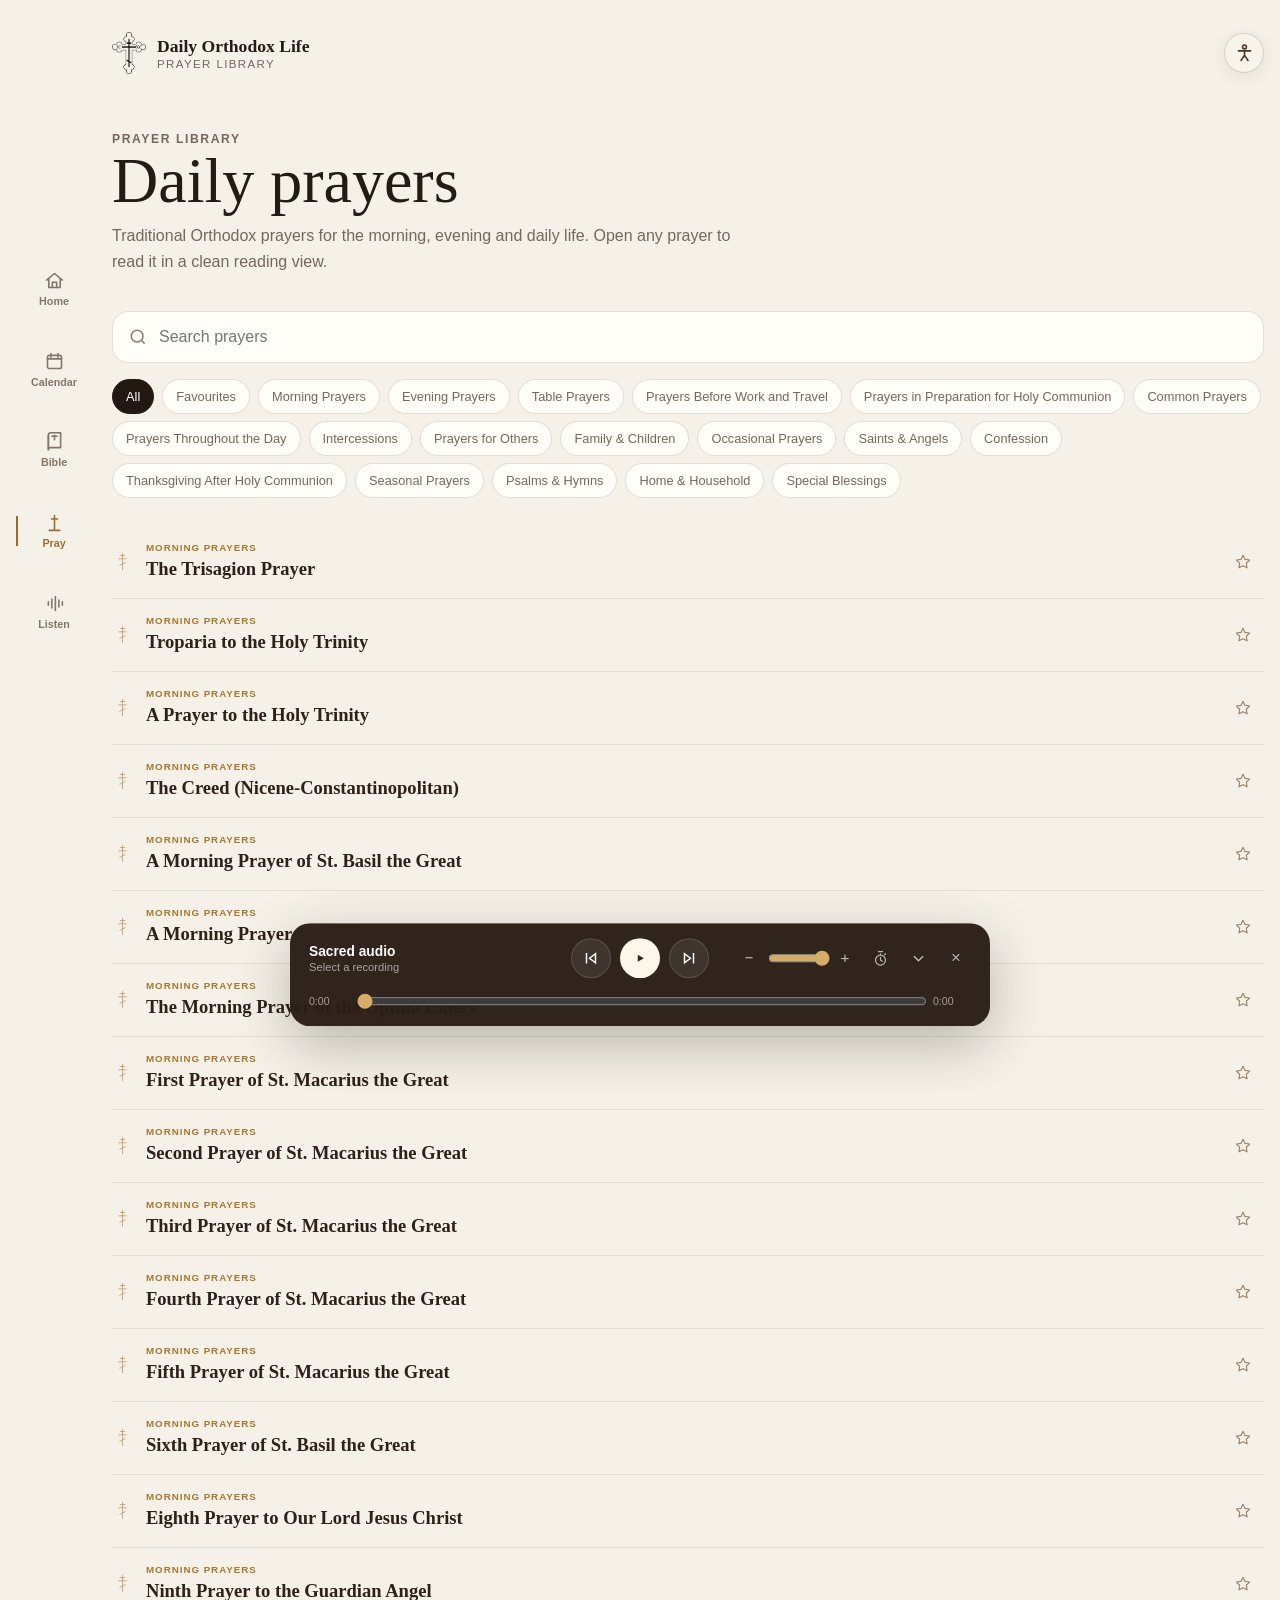
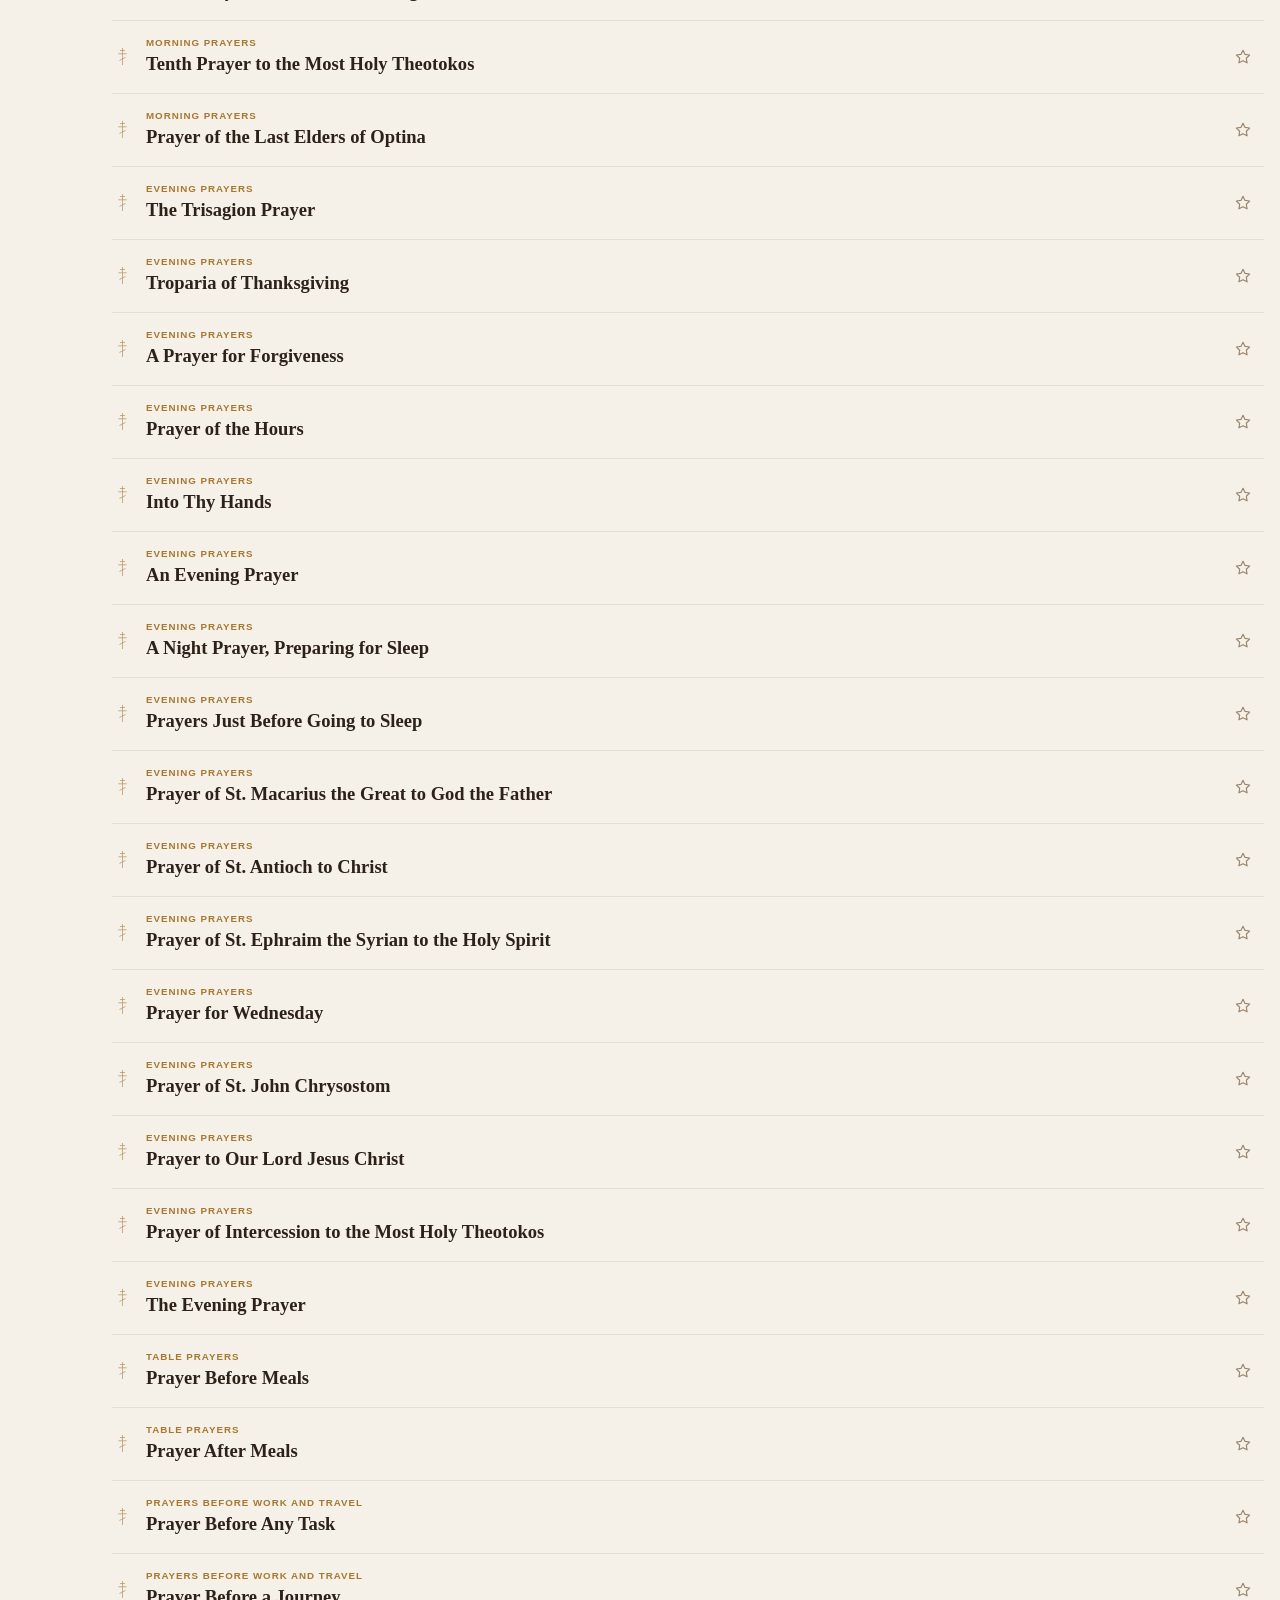
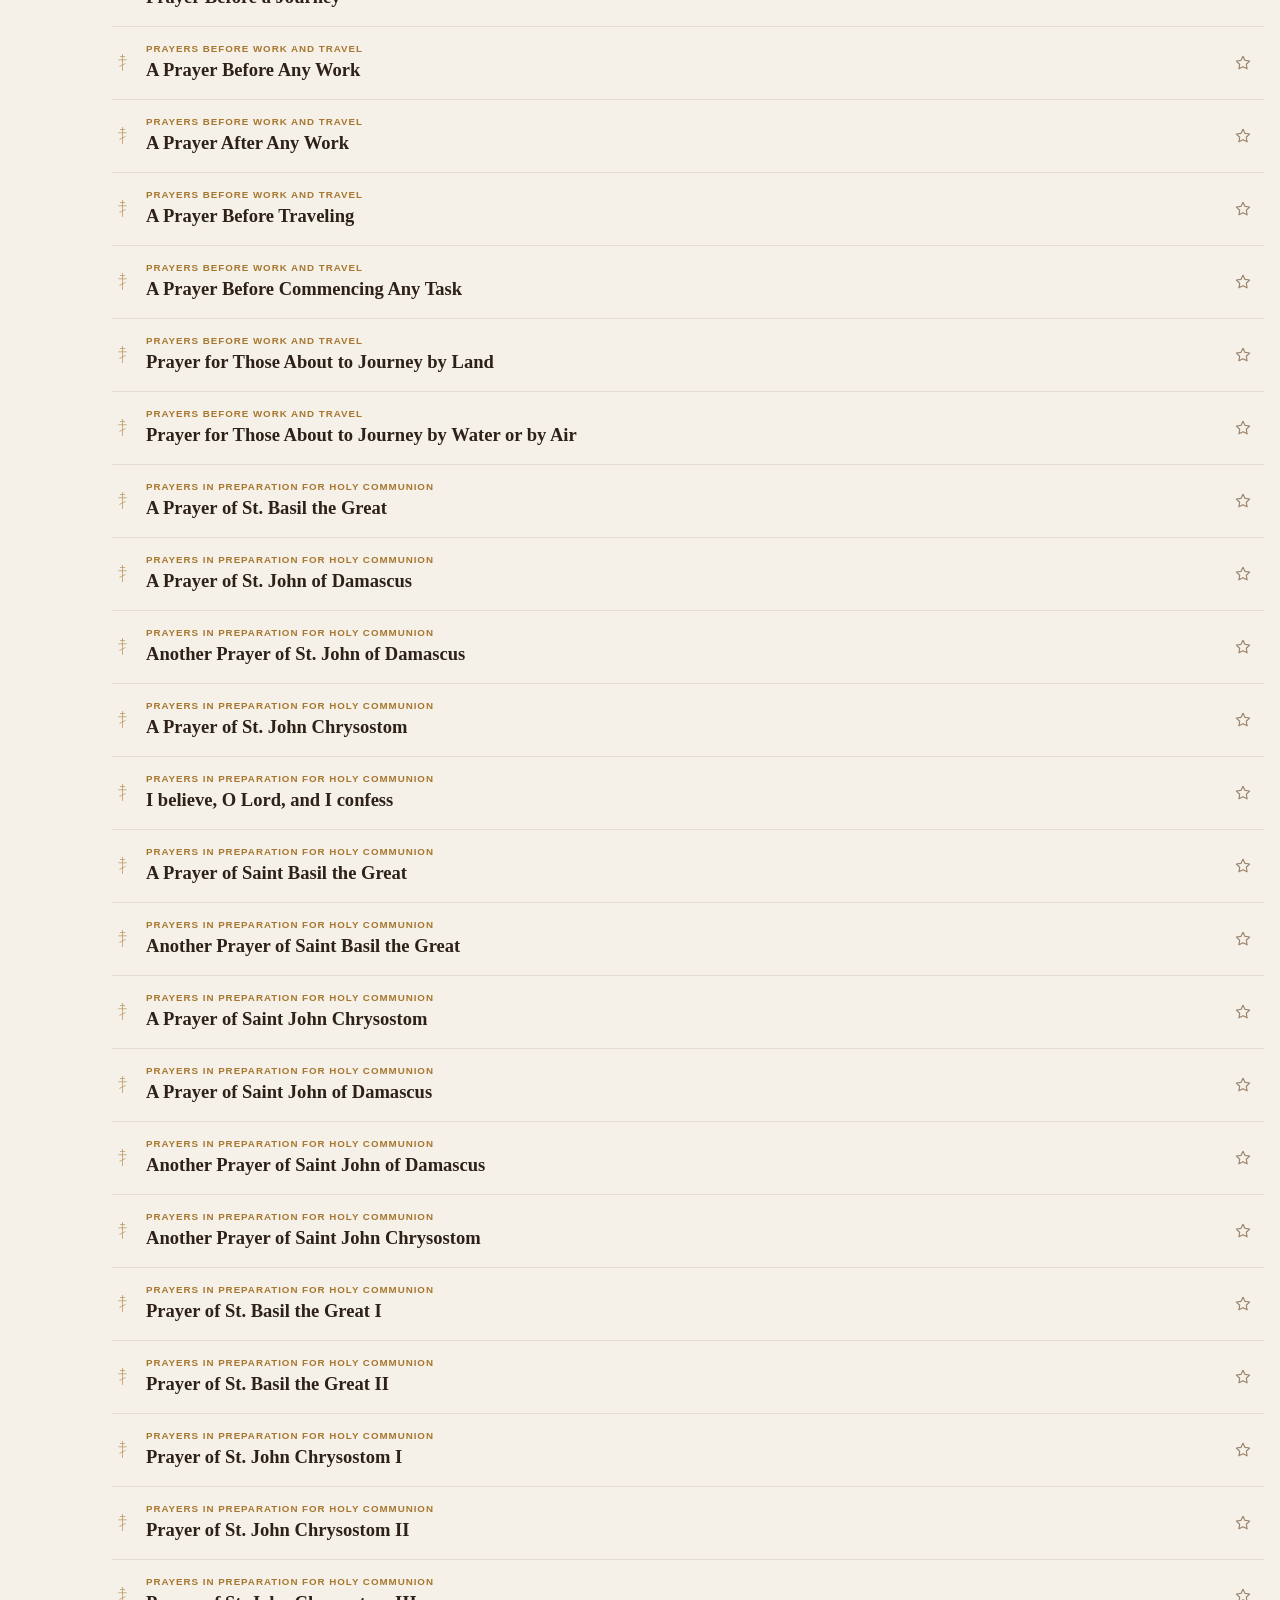
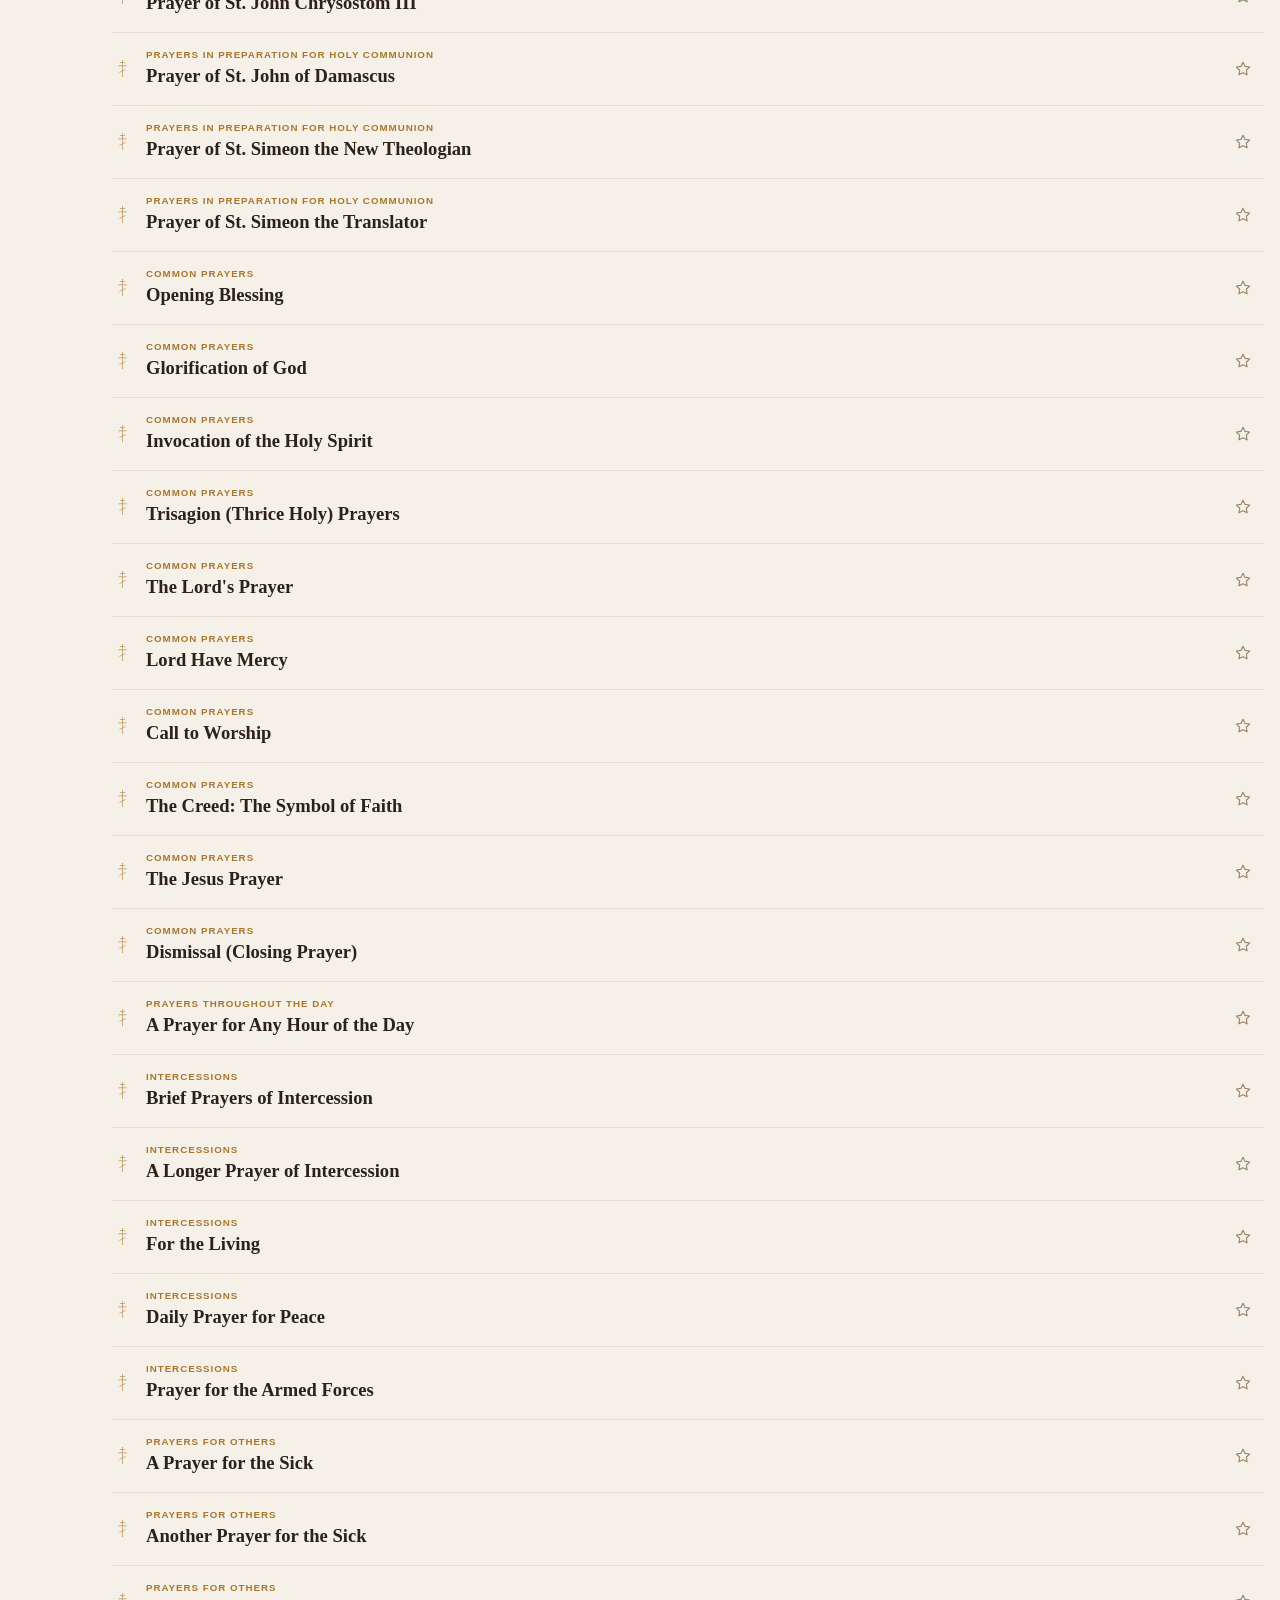
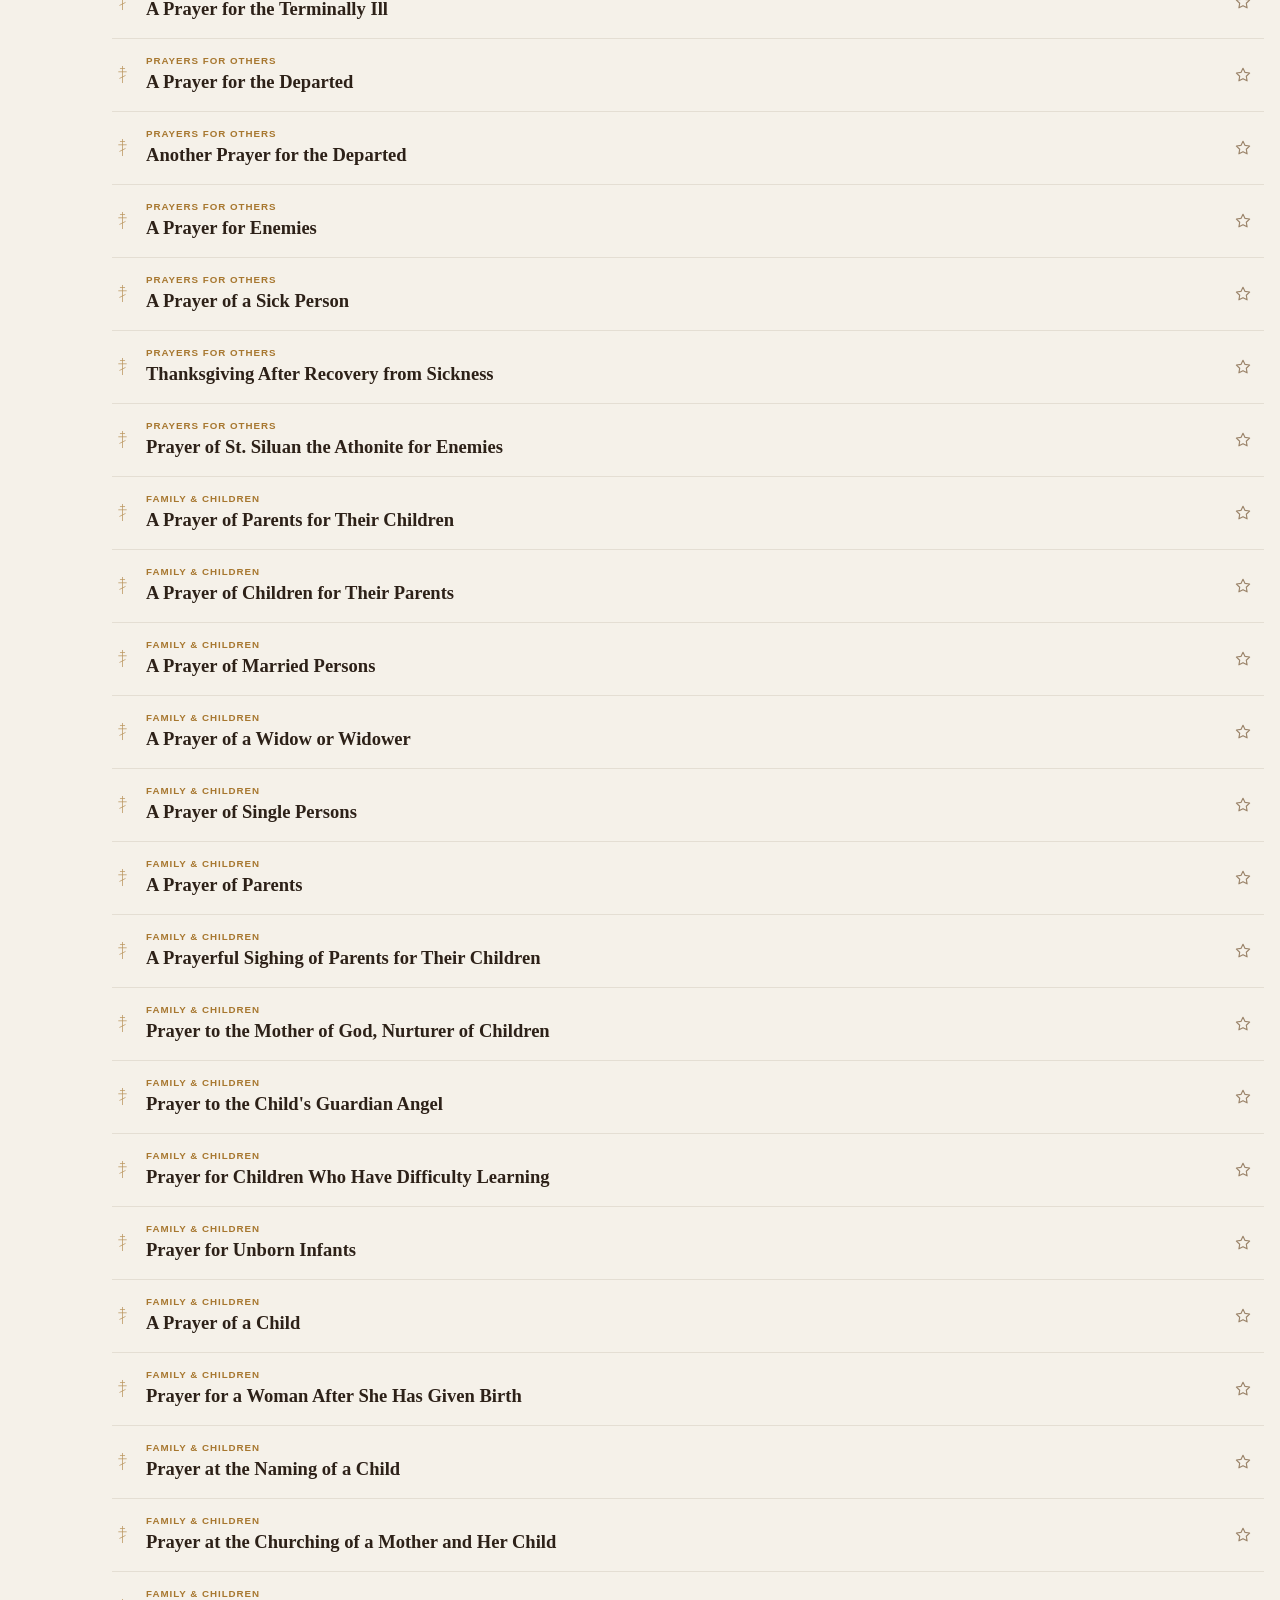
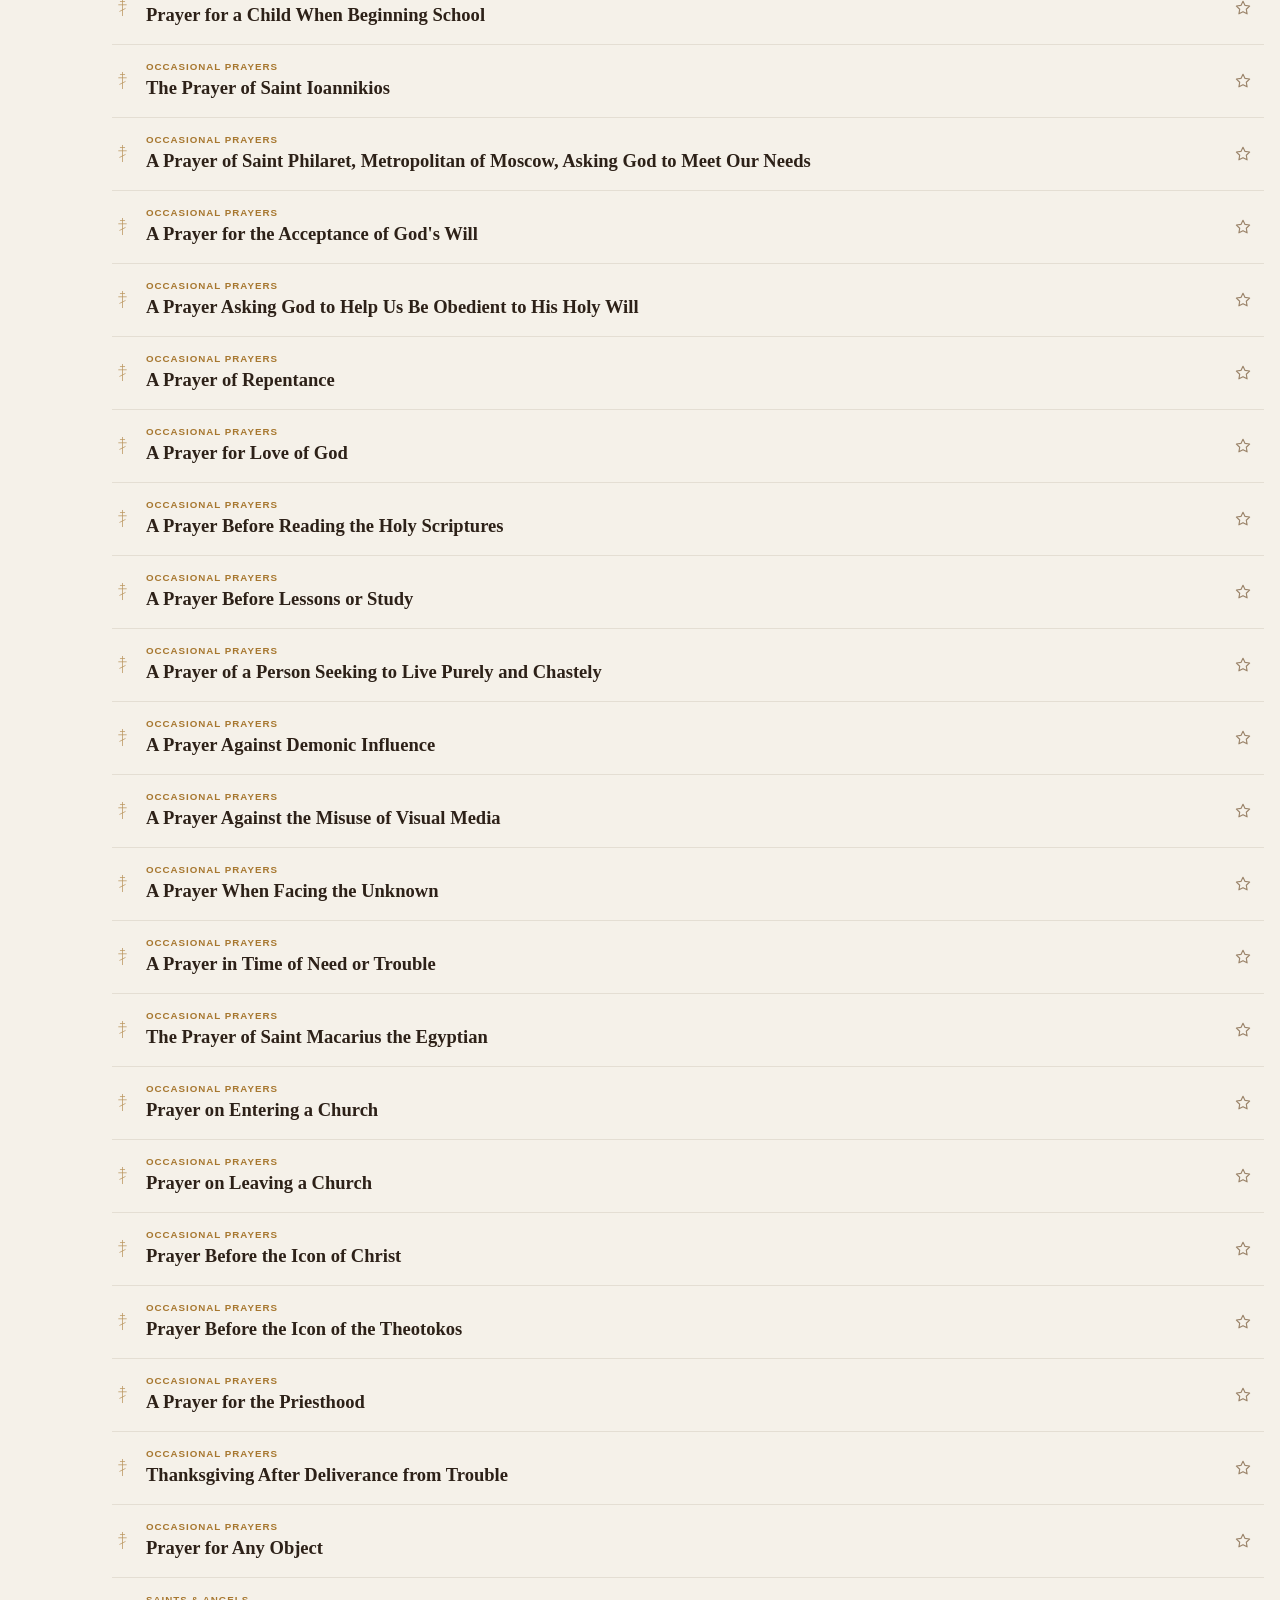
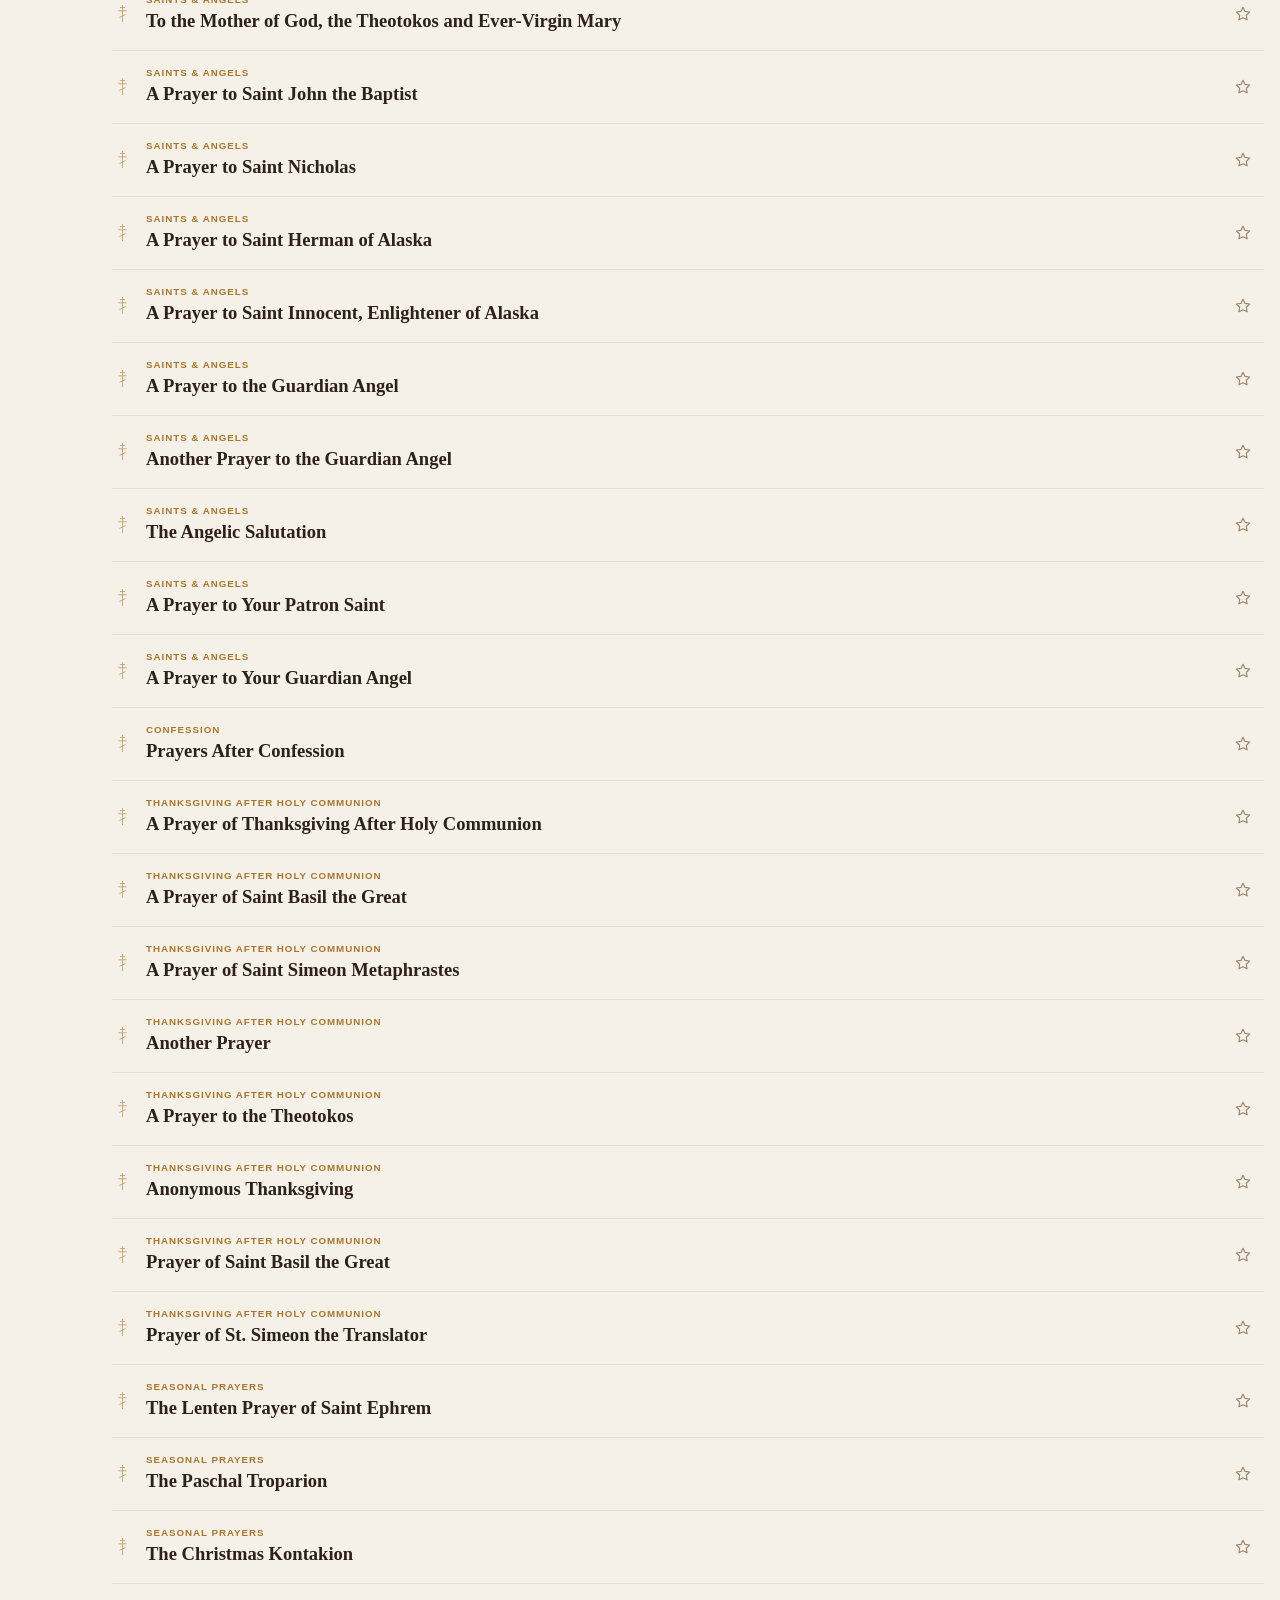
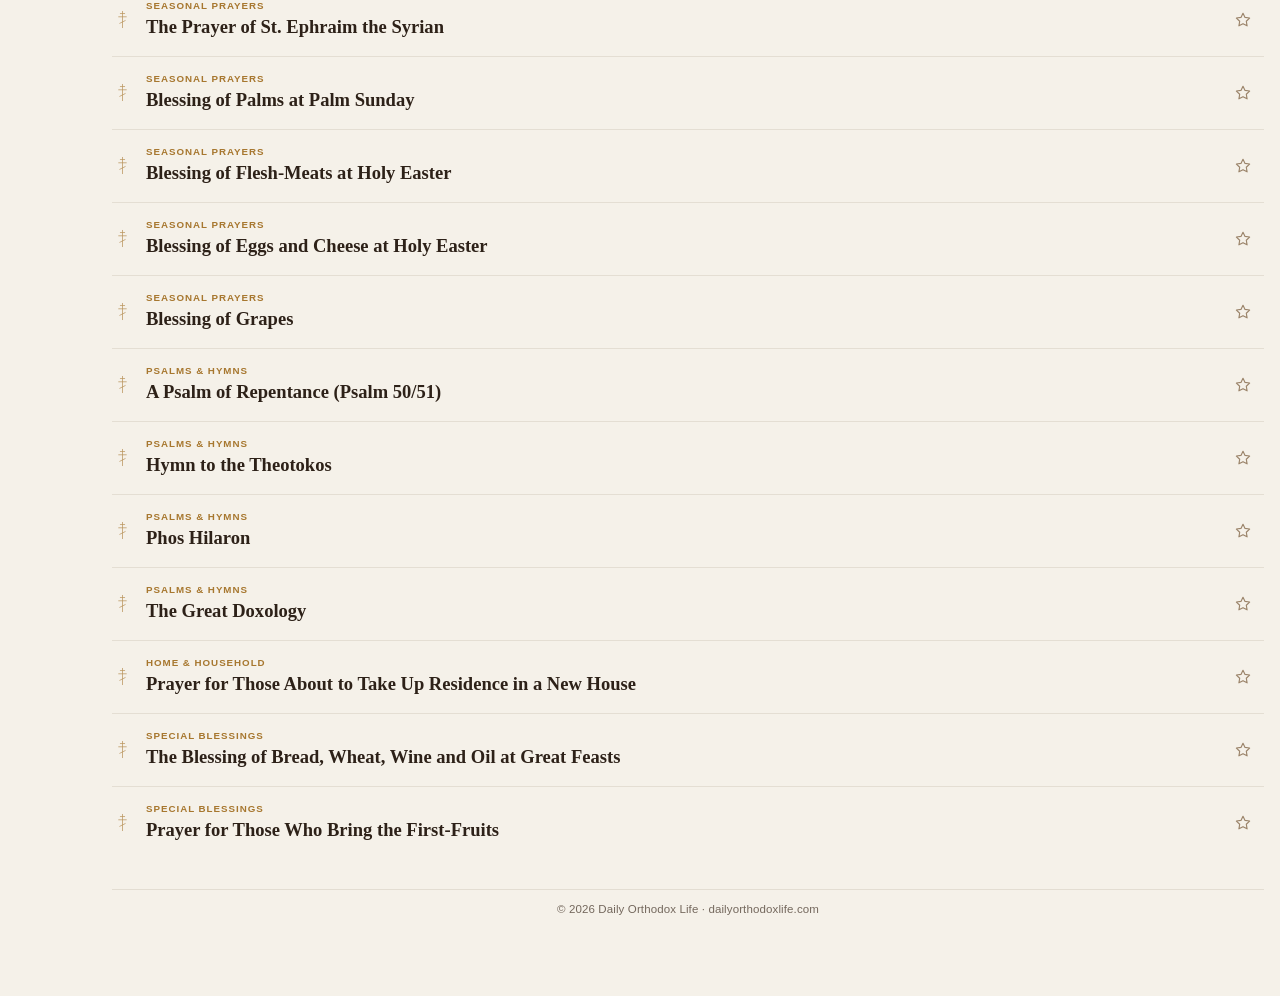
<file: prayers.html>
<!DOCTYPE html>
<html lang="en">
<head>
  <meta charset="UTF-8" />
  <meta name="viewport" content="width=device-width, initial-scale=1, viewport-fit=cover" />
<meta name="description" content="Read traditional Orthodox prayers for morning, evening, meals, work, travel and preparation for Holy Communion in the Daily Orthodox Life prayer library." />
  <meta name="theme-color" content="#211812" />
  <title>Orthodox Prayers | Daily Orthodox Life</title>
  <link rel="icon" type="image/png" sizes="192x192" href="assets/app-icon-192.png" />
  <link rel="manifest" href="manifest.webmanifest" />
  <link rel="apple-touch-icon" sizes="192x192" href="assets/app-icon-192.png" />
  <meta name="apple-mobile-web-app-title" content="Daily Orthodox Life" />
  <meta name="msapplication-TileImage" content="assets/app-icon-192.png" />
  <link rel="stylesheet" href="assets/css/app.css" />

  <link rel="canonical" href="https://dailyorthodoxlife.com/prayers.html" />
  <meta name="robots" content="index,follow,max-image-preview:large,max-snippet:-1,max-video-preview:-1" />
  <meta name="application-name" content="Daily Orthodox Life" />
  <meta property="og:site_name" content="Daily Orthodox Life" />
  <meta property="og:locale" content="en_GB" />
  <meta property="og:type" content="website" />
  <meta property="og:title" content="Orthodox Prayers | Daily Orthodox Life" />
  <meta property="og:description" content="Read traditional Orthodox prayers for morning, evening, meals, work, travel and preparation for Holy Communion in the Daily Orthodox Life prayer library." />
  <meta property="og:url" content="https://dailyorthodoxlife.com/prayers.html" />
  <meta property="og:image" content="https://dailyorthodoxlife.com/assets/media/home/Prayers.jpg" />
  <meta property="og:image:alt" content="Orthodox church interior during prayer" />
  <meta name="twitter:card" content="summary_large_image" />
  <meta name="twitter:title" content="Orthodox Prayers | Daily Orthodox Life" />
  <meta name="twitter:description" content="Read traditional Orthodox prayers for morning, evening, meals, work, travel and preparation for Holy Communion in the Daily Orthodox Life prayer library." />
  <meta name="twitter:image" content="https://dailyorthodoxlife.com/assets/media/home/Prayers.jpg" />
  <meta name="twitter:image:alt" content="Orthodox church interior during prayer" />
  <script type="application/ld+json" data-seo-schema>{"@context":"https://schema.org","@graph":[{"@type":"CollectionPage","@id":"https://dailyorthodoxlife.com/prayers.html#page","url":"https://dailyorthodoxlife.com/prayers.html","name":"Orthodox Prayers | Daily Orthodox Life","description":"Read traditional Orthodox prayers for morning, evening, meals, work, travel and preparation for Holy Communion in the Daily Orthodox Life prayer library.","isPartOf":{"@id":"https://dailyorthodoxlife.com/#website"},"about":{"@type":"Thing","name":"Orthodox prayer"},"mainEntity":{"@type":"ItemList","itemListElement":[{"@type":"ListItem","position":1,"name":"Morning Prayers"},{"@type":"ListItem","position":2,"name":"Evening Prayers"},{"@type":"ListItem","position":3,"name":"Table Prayers"},{"@type":"ListItem","position":4,"name":"Prayers Before Work and Travel"},{"@type":"ListItem","position":5,"name":"Prayers in Preparation for Holy Communion"}]},"breadcrumb":{"@type":"BreadcrumbList","itemListElement":[{"@type":"ListItem","position":1,"name":"Home","item":"https://dailyorthodoxlife.com/"},{"@type":"ListItem","position":2,"name":"Orthodox Prayers","item":"https://dailyorthodoxlife.com/prayers.html"}]}}]}</script>
</head>
<body class="orthodox-app" data-root="">
  <main class="oa-page">
    <header class="oa-topbar">
      <a class="oa-brand" href="index.html"><img src="assets/orthodox-cover-logo.png" alt="" /><span class="oa-brand-copy"><strong>Daily Orthodox Life</strong><span>Prayer library</span></span></a>
    </header>

    <section class="oa-simple-hero prayer-intro">
      <div><p class="oa-eyebrow">Prayer library</p><h1>Daily prayers</h1><p>Traditional Orthodox prayers for the morning, evening and daily life. Open any prayer to read it in a clean reading view.</p></div>
    </section>

    <div class="oa-search-wrap">
      <svg viewBox="0 0 24 24"><circle cx="11" cy="11" r="7"/><path d="m20 20-4-4"/></svg>
      <input id="prayer-search" class="oa-search" type="search" placeholder="Search prayers" autocomplete="off" />
    </div>
    <div id="prayer-filters" class="oa-chip-row" aria-label="Prayer categories"></div>
    <section id="prayer-grid" class="oa-prayer-grid" aria-live="polite"></section>
  </main>

  <div id="prayer-modal" class="oa-modal" aria-hidden="true" role="dialog" aria-modal="true" aria-labelledby="prayer-modal-title">
    <article class="oa-modal-panel">
      <header class="oa-modal-head">
        <div><p id="prayer-modal-category" class="oa-eyebrow"></p><h2 id="prayer-modal-title"></h2></div>
        <button id="prayer-modal-close" class="oa-close" aria-label="Close">×</button>
      </header>
      <div id="prayer-modal-text" class="oa-modal-text"></div>
    </article>
  </div>



  <nav data-app-nav data-active="pray" data-root=""></nav>
  <script src="assets/js/prayer-data.js"></script>
  <script src="assets/js/app-shell.js"></script>
  <script src="assets/js/prayers.js"></script>
</body>
</html>
</file>
<file: assets/css/app.css>
:root {
  --oa-bg: #f7f4ee;
  --oa-surface: #fffdf9;
  --oa-surface-2: #f0ebe2;
  --oa-ink: #211b16;
  --oa-muted: #74695d;
  --oa-line: rgba(74, 55, 34, 0.13);
  --oa-gold: #a7772f;
  --oa-gold-2: #c89b50;
  --oa-gold-soft: #f0e4cf;
  --oa-deep: #2a1d15;
  --oa-red: #7d2d2d;
  --oa-green: #2e6b46;
  --oa-radius: 24px;
  --oa-radius-sm: 16px;
  --oa-shadow: 0 16px 44px rgba(47, 35, 24, 0.09);
  --oa-dock-h: 76px;
}

*, *::before, *::after { box-sizing: border-box; }
html { scroll-behavior: smooth; }
body.orthodox-app,
body.app-page {
  margin: 0;
  min-height: 100vh;
  background: var(--oa-bg);
  color: var(--oa-ink);
  font-family: Inter, ui-sans-serif, -apple-system, BlinkMacSystemFont, "Segoe UI", sans-serif;
  padding-bottom: calc(var(--oa-dock-h) + 24px);
}
button, input, select { font: inherit; }
a { color: inherit; }

.oa-page {
  width: min(1180px, calc(100% - 32px));
  margin: 0 auto;
  padding: 22px 0 40px;
}

.oa-topbar {
  min-height: 62px;
  display: flex;
  align-items: center;
  justify-content: space-between;
  gap: 18px;
  margin-bottom: 22px;
}
.oa-brand { display: flex; align-items: center; gap: 11px; text-decoration: none; }
.oa-brand img { width: 34px; height: 42px; object-fit: contain; }
.oa-brand-copy { display: grid; gap: 1px; }
.oa-brand-copy strong { font-family: Georgia, "Times New Roman", serif; font-size: 1.1rem; font-weight: 600; }
.oa-brand-copy span { font-size: .72rem; color: var(--oa-muted); letter-spacing: .12em; text-transform: uppercase; }
.oa-top-actions { display: flex; align-items: center; gap: 8px; }
.oa-icon-button,
.oa-pill-button {
  border: 1px solid var(--oa-line);
  background: rgba(255,253,249,.88);
  color: var(--oa-ink);
  min-height: 42px;
  border-radius: 999px;
  display: inline-flex;
  align-items: center;
  justify-content: center;
  gap: 8px;
  padding: 0 14px;
  text-decoration: none;
  cursor: pointer;
}
.oa-icon-button { width: 42px; padding: 0; }
.oa-icon-button svg, .oa-pill-button svg { width: 18px; height: 18px; fill: none; stroke: currentColor; stroke-width: 1.8; stroke-linecap: round; stroke-linejoin: round; }
.oa-icon-button:hover, .oa-pill-button:hover { background: var(--oa-gold-soft); }

.oa-eyebrow { margin: 0 0 7px; color: var(--oa-gold); font-size: .76rem; font-weight: 700; letter-spacing: .13em; text-transform: uppercase; }
.oa-section-title { margin: 0; font-family: Georgia, "Times New Roman", serif; font-size: clamp(1.55rem, 3vw, 2.15rem); font-weight: 600; line-height: 1.1; }
.oa-section-subtitle { margin: 8px 0 0; max-width: 640px; color: var(--oa-muted); line-height: 1.6; }
.oa-section-head { display: flex; justify-content: space-between; align-items: end; gap: 16px; margin: 34px 0 15px; }
.oa-section-link { color: var(--oa-gold); text-decoration: none; font-size: .9rem; font-weight: 650; white-space: nowrap; }

.oa-hero {
  position: relative;
  min-height: 390px;
  border-radius: 30px;
  overflow: hidden;
  color: white;
  background: #2e241c;
  box-shadow: var(--oa-shadow);
  isolation: isolate;
}
.oa-hero::after {
  content: "";
  position: absolute;
  inset: 0;
  z-index: -1;
  background: linear-gradient(90deg, rgba(18,14,11,.86) 0%, rgba(18,14,11,.58) 48%, rgba(18,14,11,.22) 100%),
              linear-gradient(0deg, rgba(18,14,11,.46), transparent 60%);
}
.oa-hero-bg { position: absolute; inset: 0; width: 100%; height: 100%; object-fit: cover; z-index: -2; }
.oa-hero-content { min-height: 390px; width: min(610px, 100%); display: flex; flex-direction: column; justify-content: end; padding: clamp(28px, 5vw, 58px); }
.oa-hero-kicker { margin: 0 0 10px; font-size: .78rem; letter-spacing: .15em; text-transform: uppercase; color: #f3d7a4; font-weight: 700; }
.oa-hero h1 { margin: 0; font-family: Georgia, "Times New Roman", serif; font-size: clamp(2.35rem, 6vw, 4.6rem); line-height: .98; font-weight: 500; }
.oa-hero p { margin: 16px 0 0; color: rgba(255,255,255,.82); font-size: clamp(.96rem, 2vw, 1.1rem); line-height: 1.6; }
.oa-hero-actions { display: flex; flex-wrap: wrap; gap: 10px; margin-top: 24px; }
.oa-primary,
.oa-secondary {
  min-height: 46px;
  border-radius: 999px;
  display: inline-flex;
  align-items: center;
  justify-content: center;
  gap: 9px;
  padding: 0 18px;
  font-weight: 700;
  font-size: .92rem;
  text-decoration: none;
  border: 1px solid transparent;
  cursor: pointer;
}
.oa-primary { background: #fff9ef; color: #332218; }
.oa-secondary { background: rgba(255,255,255,.11); color: white; border-color: rgba(255,255,255,.34); backdrop-filter: blur(8px); }
.oa-primary svg, .oa-secondary svg { width: 18px; height: 18px; fill: none; stroke: currentColor; stroke-width: 1.9; }

.oa-quick-grid { display: grid; grid-template-columns: repeat(4, minmax(0,1fr)); gap: 12px; }
.oa-quick-card {
  border: 1px solid var(--oa-line);
  background: var(--oa-surface);
  border-radius: 20px;
  min-height: 128px;
  padding: 18px;
  text-decoration: none;
  display: flex;
  flex-direction: column;
  justify-content: space-between;
  gap: 18px;
  transition: transform .18s ease, border-color .18s ease, background .18s ease;
}
.oa-quick-card:hover { transform: translateY(-3px); border-color: rgba(167,119,47,.36); background: #fffaf2; }
.oa-quick-icon { width: 40px; height: 40px; display: grid; place-items: center; border-radius: 13px; background: var(--oa-gold-soft); color: var(--oa-gold); }
.oa-quick-icon svg { width: 21px; height: 21px; fill: none; stroke: currentColor; stroke-width: 1.8; stroke-linecap: round; stroke-linejoin: round; }
.oa-quick-card strong { display: block; font-size: .98rem; }
.oa-quick-card span { display: block; margin-top: 4px; color: var(--oa-muted); font-size: .78rem; }

.oa-card-row { display: grid; grid-auto-flow: column; grid-auto-columns: minmax(245px, 30%); gap: 14px; overflow-x: auto; padding: 2px 2px 10px; scroll-snap-type: x mandatory; scrollbar-width: thin; }
.oa-media-card { position: relative; min-height: 210px; border-radius: 22px; overflow: hidden; color: white; text-decoration: none; background: #32251d; scroll-snap-align: start; isolation: isolate; }
.oa-media-card img { position: absolute; inset: 0; width: 100%; height: 100%; object-fit: cover; z-index: -2; }
.oa-media-card::after { content:""; position:absolute; inset:0; background: linear-gradient(0deg, rgba(21,14,10,.9), rgba(21,14,10,.08) 72%); z-index:-1; }
.oa-media-card-content { position: absolute; inset: auto 18px 17px; }
.oa-media-card .oa-tag { display:inline-flex; align-items:center; min-height:24px; padding:0 9px; border-radius:999px; background:rgba(255,255,255,.16); backdrop-filter: blur(6px); font-size:.68rem; text-transform:uppercase; letter-spacing:.08em; margin-bottom:8px; }
.oa-media-card h3 { margin:0; font-family: Georgia, "Times New Roman", serif; font-size:1.35rem; font-weight:600; }
.oa-media-card p { margin:5px 0 0; font-size:.78rem; color:rgba(255,255,255,.76); }

.oa-feature-grid { display: grid; grid-template-columns: 1.35fr .65fr; gap: 16px; }
.oa-feature-card { border: 1px solid var(--oa-line); background: var(--oa-surface); border-radius: 24px; overflow: hidden; text-decoration: none; min-height: 250px; position: relative; }
.oa-feature-card-image { height: 138px; overflow: hidden; background: var(--oa-surface-2); }
.oa-feature-card-image img { width:100%; height:100%; object-fit:cover; display:block; }
.oa-feature-card-body { padding: 18px; }
.oa-feature-card-body h3 { margin:0; font-family: Georgia,"Times New Roman",serif; font-size:1.35rem; }
.oa-feature-card-body p { margin:7px 0 0; color:var(--oa-muted); font-size:.86rem; line-height:1.5; }
.oa-feature-card.dark { background: var(--oa-deep); color:white; border-color: transparent; }
.oa-feature-card.dark .oa-feature-card-body p { color:rgba(255,255,255,.68); }

.oa-dock {
  position: fixed;
  left: 50%;
  bottom: 14px;
  transform: translateX(-50%);
  width: min(620px, calc(100% - 22px));
  min-height: var(--oa-dock-h);
  display: grid;
  grid-template-columns: repeat(5, 1fr);
  gap: 2px;
  padding: 8px;
  border: 1px solid rgba(64,46,29,.13);
  border-radius: 24px;
  background: rgba(255,253,249,.94);
  backdrop-filter: blur(18px);
  box-shadow: 0 16px 44px rgba(43,31,21,.16);
  z-index: 1000;
}
.oa-dock-link { min-width:0; color:#827668; text-decoration:none; border-radius:16px; display:flex; flex-direction:column; align-items:center; justify-content:center; gap:4px; font-size:.67rem; font-weight:650; }
.oa-dock-link svg { width:21px; height:21px; fill:none; stroke:currentColor; stroke-width:1.8; stroke-linecap:round; stroke-linejoin:round; }
.oa-dock-link.is-active { color:var(--oa-gold); background:var(--oa-gold-soft); }

.oa-simple-hero { display:flex; justify-content:space-between; align-items:end; gap:24px; padding:18px 0 12px; }
.oa-simple-hero h1 { margin:0; font-family:Georgia,"Times New Roman",serif; font-size:clamp(2.2rem,5vw,4rem); font-weight:500; line-height:1; }
.oa-simple-hero p { margin:10px 0 0; max-width:620px; color:var(--oa-muted); line-height:1.6; }

.oa-calendar-choice-grid { display:grid; grid-template-columns:repeat(2,minmax(0,1fr)); gap:16px; margin-top:26px; }
.oa-calendar-choice { position:relative; min-height:360px; overflow:hidden; border-radius:26px; color:white; text-decoration:none; isolation:isolate; }
.oa-calendar-choice img { position:absolute; inset:0; width:100%; height:100%; object-fit:cover; z-index:-2; }
.oa-calendar-choice::after { content:""; position:absolute; inset:0; background:linear-gradient(0deg,rgba(24,16,11,.92),rgba(24,16,11,.12) 72%); z-index:-1; }
.oa-calendar-choice-copy { position:absolute; left:24px; right:24px; bottom:24px; }
.oa-calendar-choice-copy span { font-size:.7rem; text-transform:uppercase; letter-spacing:.11em; color:#f1d7aa; }
.oa-calendar-choice-copy h2 { margin:7px 0 5px; font-family:Georgia,"Times New Roman",serif; font-size:2rem; font-weight:500; }
.oa-calendar-choice-copy p { margin:0; color:rgba(255,255,255,.74); line-height:1.5; font-size:.86rem; }

.oa-search-wrap { margin:24px 0 12px; position:relative; }
.oa-search-wrap svg { position:absolute; left:16px; top:50%; transform:translateY(-50%); width:20px; height:20px; fill:none; stroke:#8b7d6e; stroke-width:1.8; }
.oa-search { width:100%; height:52px; border:1px solid var(--oa-line); border-radius:16px; background:var(--oa-surface); color:var(--oa-ink); padding:0 18px 0 46px; outline:none; }
.oa-search:focus { border-color:rgba(167,119,47,.55); box-shadow:0 0 0 3px rgba(167,119,47,.10); }
.oa-chip-row { display:flex; gap:8px; overflow-x:auto; padding:4px 0 10px; }
.oa-filter-chip { border:1px solid var(--oa-line); background:var(--oa-surface); color:var(--oa-muted); border-radius:999px; padding:9px 13px; white-space:nowrap; cursor:pointer; font-size:.8rem; }
.oa-filter-chip.is-active { background:var(--oa-deep); color:white; border-color:var(--oa-deep); }
.oa-prayer-grid { display:grid; grid-template-columns:repeat(2,minmax(0,1fr)); gap:12px; margin-top:18px; }
.oa-prayer-card { border:1px solid var(--oa-line); background:var(--oa-surface); border-radius:20px; padding:18px; display:grid; gap:14px; }
.oa-prayer-card-top { display:flex; align-items:start; justify-content:space-between; gap:12px; }
.oa-prayer-card h3 { margin:0; font-family:Georgia,"Times New Roman",serif; font-size:1.22rem; font-weight:600; }
.oa-prayer-card .oa-category { margin-top:5px; color:var(--oa-gold); text-transform:uppercase; letter-spacing:.08em; font-size:.66rem; font-weight:750; }
.oa-prayer-preview { margin:0; color:var(--oa-muted); line-height:1.55; font-size:.83rem; display:-webkit-box; -webkit-line-clamp:3; -webkit-box-orient:vertical; overflow:hidden; }
.oa-prayer-actions { display:flex; align-items:center; gap:8px; }
.oa-small-btn { min-height:38px; border:1px solid var(--oa-line); border-radius:999px; background:var(--oa-surface-2); color:var(--oa-ink); padding:0 13px; cursor:pointer; display:inline-flex; align-items:center; gap:7px; font-size:.78rem; font-weight:700; }
.oa-small-btn.primary { background:var(--oa-deep); color:white; border-color:var(--oa-deep); }
.oa-small-btn svg { width:16px; height:16px; fill:none; stroke:currentColor; stroke-width:1.9; }
.oa-favourite { margin-left:auto; width:38px; padding:0; justify-content:center; }
.oa-favourite.is-saved { color:var(--oa-gold); background:var(--oa-gold-soft); }

.oa-modal { position:fixed; inset:0; z-index:1200; display:none; align-items:end; justify-content:center; background:rgba(24,18,13,.48); backdrop-filter:blur(5px); padding:18px; }
.oa-modal.is-open { display:flex; }
.oa-modal-panel { width:min(760px,100%); max-height:min(84vh,850px); overflow:auto; background:var(--oa-surface); border-radius:28px; padding:22px; box-shadow:0 30px 70px rgba(24,18,13,.26); }
.oa-modal-head { position:sticky; top:-22px; z-index:2; background:linear-gradient(var(--oa-surface) 82%,transparent); padding:22px 0 18px; display:flex; align-items:start; justify-content:space-between; gap:12px; }
.oa-modal h2 { margin:0; font-family:Georgia,"Times New Roman",serif; font-size:1.8rem; }
.oa-modal-text { white-space:pre-wrap; font-family:Georgia,"Times New Roman",serif; font-size:1.08rem; line-height:1.85; color:#342a21; }
.oa-close { width:40px; height:40px; border-radius:50%; border:1px solid var(--oa-line); background:var(--oa-surface-2); cursor:pointer; flex:0 0 auto; }

.oa-audio-hero { margin-top:24px; border-radius:28px; overflow:hidden; background:var(--oa-deep); color:white; display:grid; grid-template-columns: .8fr 1.2fr; min-height:290px; }
.oa-audio-hero-art { position:relative; min-height:290px; overflow:hidden; }
.oa-audio-hero-art img { width:100%; height:100%; object-fit:cover; display:block; }
.oa-audio-hero-copy { padding:clamp(24px,4vw,42px); display:flex; flex-direction:column; justify-content:center; }
.oa-audio-hero-copy h1 { margin:0; font-family:Georgia,"Times New Roman",serif; font-weight:500; font-size:clamp(2.2rem,5vw,3.7rem); }
.oa-audio-hero-copy p { margin:12px 0 0; color:rgba(255,255,255,.7); line-height:1.6; }
.oa-track-list { display:grid; gap:8px; }
.oa-track { display:grid; grid-template-columns:48px 1fr auto; align-items:center; gap:12px; border:1px solid var(--oa-line); border-radius:18px; background:var(--oa-surface); padding:10px 12px; cursor:pointer; }
.oa-track:hover { background:#fff9f1; }
.oa-track-play { width:40px; height:40px; border:0; border-radius:50%; display:grid; place-items:center; background:var(--oa-gold-soft); color:var(--oa-gold); cursor:pointer; }
.oa-track-play svg { width:18px; height:18px; fill:currentColor; stroke:none; }
.oa-track strong { font-size:.9rem; }
.oa-track span { color:var(--oa-muted); font-size:.72rem; display:block; margin-top:2px; }
.oa-track-type { color:var(--oa-muted); font-size:.72rem; }
.oa-player { position:fixed; left:50%; bottom:calc(var(--oa-dock-h) + 25px); transform:translateX(-50%) translateY(140%); width:min(700px,calc(100% - 22px)); border:1px solid rgba(64,46,29,.14); border-radius:20px; background:rgba(42,29,21,.97); color:white; box-shadow:0 18px 55px rgba(34,24,17,.28); z-index:999; padding:12px 14px; display:grid; grid-template-columns:1fr auto; align-items:center; gap:14px; transition:transform .24s ease; }
.oa-player.is-visible { transform:translateX(-50%) translateY(0); }
.oa-player-meta { min-width:0; }
.oa-player-meta strong { display:block; overflow:hidden; text-overflow:ellipsis; white-space:nowrap; font-size:.86rem; }
.oa-player-meta span { display:block; color:rgba(255,255,255,.58); font-size:.7rem; margin-top:2px; }
.oa-player-controls { display:flex; gap:6px; align-items:center; }
.oa-player-btn { width:40px; height:40px; border-radius:50%; border:1px solid rgba(255,255,255,.14); background:rgba(255,255,255,.08); color:white; display:grid; place-items:center; cursor:pointer; }
.oa-player-btn svg { width:18px; height:18px; fill:none; stroke:currentColor; stroke-width:1.9; }
.oa-player-btn.play { background:#fff7e9; color:#372317; }
.oa-player-progress { grid-column:1/-1; display:grid; grid-template-columns:38px 1fr 38px; align-items:center; gap:8px; color:rgba(255,255,255,.55); font-size:.66rem; }
.oa-player-progress input { width:100%; accent-color:#d5ad68; }

.oa-empty { border:1px dashed var(--oa-line); border-radius:20px; padding:28px; text-align:center; color:var(--oa-muted); background:rgba(255,253,249,.56); }

/* Calendar page modernization, loaded after the legacy calendar CSS */
body.app-calendar-page {
  background: var(--oa-bg) !important;
  background-image: none !important;
  display: block !important;
  padding: 18px 16px calc(var(--oa-dock-h) + 34px) !important;
  color: var(--oa-ink) !important;
}
body.app-calendar-page .app-shell {
  max-width: 1160px !important;
  margin: 0 auto !important;
  border: 0 !important;
  border-radius: 0 !important;
  overflow: visible !important;
  box-shadow: none !important;
  background: transparent !important;
}
body.app-calendar-page .calendar-selector-link {
  position: static !important;
  align-self: flex-start !important;
  margin: 0 0 12px !important;
  display: inline-flex !important;
  min-height: 38px !important;
  align-items: center !important;
  border: 1px solid var(--oa-line) !important;
  background: var(--oa-surface) !important;
  border-radius: 999px !important;
  padding: 0 13px !important;
  text-decoration: none !important;
  color: var(--oa-muted) !important;
  font-size: .8rem !important;
}
body.app-calendar-page .app-header {
  position: relative !important;
  overflow: hidden !important;
  border: 0 !important;
  border-radius: 28px !important;
  padding: 32px !important;
  background: linear-gradient(145deg,#2b211a,#4a3526) !important;
  color: white !important;
  box-shadow: var(--oa-shadow) !important;
  align-items: stretch !important;
}
body.app-calendar-page .header-top { flex-direction: row !important; align-items: center !important; justify-content: flex-start !important; }
body.app-calendar-page .app-mark { background: rgba(255,255,255,.1) !important; box-shadow: none !important; border:1px solid rgba(255,255,255,.12) !important; width:58px !important; height:58px !important; flex:0 0 auto !important; }
body.app-calendar-page .app-mark img, body.app-calendar-page .calendar-logo, body.app-calendar-page .app-logo { width:34px !important; height:42px !important; object-fit:contain !important; }
body.app-calendar-page .app-title-group { align-items:flex-start !important; text-align:left !important; }
body.app-calendar-page .app-tagline { color:#e8c991 !important; }
body.app-calendar-page .app-title { font-family:Georgia,"Times New Roman",serif !important; font-size:clamp(2rem,5vw,3.3rem) !important; font-weight:500 !important; }
body.app-calendar-page .app-subtitle { color:rgba(255,255,255,.69) !important; }
body.app-calendar-page .header-controls { align-items:flex-start !important; gap:10px !important; margin-top:14px !important; }
body.app-calendar-page .calendar-toggle-group { background:rgba(255,255,255,.08) !important; border:1px solid rgba(255,255,255,.12) !important; border-radius:999px !important; padding:4px !important; }
body.app-calendar-page .calendar-toggle-btn { color:rgba(255,255,255,.68) !important; border:0 !important; background:transparent !important; }
body.app-calendar-page .calendar-toggle-btn.active { background:#fff8ec !important; color:#3a281d !important; box-shadow:none !important; }
body.app-calendar-page .header-meta, body.app-calendar-page .meta-date { color:rgba(255,255,255,.72) !important; }
body.app-calendar-page .hymn-main-btn { background:rgba(255,255,255,.1) !important; color:white !important; border-color:rgba(255,255,255,.18) !important; }
body.app-calendar-page .hymn-secondary-btn { background:rgba(255,255,255,.1) !important; color:white !important; border-color:rgba(255,255,255,.18) !important; }
body.app-calendar-page .hymn-now-playing { color:rgba(255,255,255,.62) !important; }
body.app-calendar-page .app-main { padding:20px 0 0 !important; gap:16px !important; align-items:start !important; }
body.app-calendar-page .today-panel,
body.app-calendar-page .readings-panel,
body.app-calendar-page .prayers-panel {
  border:1px solid var(--oa-line) !important;
  border-radius:24px !important;
  background:var(--oa-surface) !important;
  box-shadow:none !important;
}
body.app-calendar-page .today-panel { overflow:hidden !important; }
body.app-calendar-page .today-header { border-bottom:1px solid var(--oa-line) !important; background:var(--oa-surface-2) !important; }
body.app-calendar-page .today-label-date { color:var(--oa-ink) !important; }
body.app-calendar-page .today-section { border-top:1px solid var(--oa-line) !important; }
body.app-calendar-page .section-heading, body.app-calendar-page .panel-header h3 { font-family:Georgia,"Times New Roman",serif !important; font-weight:600 !important; color:var(--oa-ink) !important; }
body.app-calendar-page .panel-sub, body.app-calendar-page .muted { color:var(--oa-muted) !important; }
body.app-calendar-page .reading-card { border:1px solid var(--oa-line) !important; border-radius:16px !important; background:#fffdfa !important; box-shadow:none !important; }
body.app-calendar-page .reading-header:hover { background:#fbf5eb !important; }
body.app-calendar-page .reading-toggle, body.app-calendar-page .prayer-toggle { color:var(--oa-gold) !important; }
body.app-calendar-page .month-nav button { border:1px solid var(--oa-line) !important; background:var(--oa-surface-2) !important; color:var(--oa-ink) !important; }
body.app-calendar-page .chip { background:var(--oa-gold-soft) !important; color:#66461f !important; }
body.app-calendar-page .month-grid { border-color:var(--oa-line) !important; }
body.app-calendar-page .month-grid th { color:var(--oa-muted) !important; }
body.app-calendar-page .month-grid td { border-color:var(--oa-line) !important; }
body.app-calendar-page .month-day-inner:hover { background:var(--oa-gold-soft) !important; }
body.app-calendar-page .month-day-inner.selected, body.app-calendar-page .month-day-inner.is-selected { background:var(--oa-deep) !important; color:white !important; }
body.app-calendar-page .app-footer { border:0 !important; background:transparent !important; color:var(--oa-muted) !important; padding:24px 0 10px !important; }

/* Study Bible modernization */
body.app-bible-page { background:var(--oa-bg) !important; color:var(--oa-ink) !important; padding-bottom:calc(var(--oa-dock-h) + 32px) !important; }
body.app-bible-page .back-link { position:relative !important; display:inline-flex !important; margin:18px 0 0 max(16px,calc((100% - 1180px)/2)) !important; min-height:38px !important; align-items:center !important; border:1px solid var(--oa-line) !important; border-radius:999px !important; background:var(--oa-surface) !important; padding:0 13px !important; color:var(--oa-muted) !important; text-decoration:none !important; }
body.app-bible-page .reader-page { width:min(1180px,calc(100% - 32px)) !important; margin:14px auto 0 !important; padding:0 !important; }
body.app-bible-page .reader-header { border:0 !important; background:linear-gradient(145deg,#2b211a,#4a3526) !important; color:white !important; border-radius:28px !important; min-height:160px !important; display:flex !important; flex-direction:column !important; align-items:center !important; justify-content:center !important; padding:24px !important; box-shadow:var(--oa-shadow) !important; }
body.app-bible-page .reader-logo { width:42px !important; max-height:54px !important; }
body.app-bible-page .reader-header h1 { font-family:Georgia,"Times New Roman",serif !important; font-weight:500 !important; font-size:clamp(1.9rem,4vw,3rem) !important; }
body.app-bible-page .reader-toolbar { margin:14px 0 0 !important; width:100% !important; max-width:none !important; border:1px solid var(--oa-line) !important; border-radius:18px !important; background:var(--oa-surface) !important; box-shadow:none !important; padding:8px !important; overflow-x:auto !important; flex-wrap:nowrap !important; justify-content:flex-start !important; }
body.app-bible-page .reader-toolbar select { border:1px solid var(--oa-line) !important; background:var(--oa-surface-2) !important; border-radius:12px !important; color:var(--oa-ink) !important; }
body.app-bible-page .icon-tool { border:1px solid transparent !important; border-radius:12px !important; background:transparent !important; color:var(--oa-muted) !important; flex:0 0 auto !important; }
body.app-bible-page .icon-tool:hover { background:var(--oa-gold-soft) !important; color:var(--oa-gold) !important; }
body.app-bible-page .reader-status { color:var(--oa-muted) !important; }
body.app-bible-page .book-stage { background:transparent !important; border:0 !important; box-shadow:none !important; }
body.app-bible-page .book-shell { background:transparent !important; border:0 !important; box-shadow:none !important; }
body.app-bible-page .book-spread { background:transparent !important; }
body.app-bible-page canvas { border-radius:8px !important; box-shadow:0 14px 40px rgba(36,27,20,.12) !important; }
body.app-bible-page .page-navigation { border:1px solid var(--oa-line) !important; border-radius:999px !important; background:var(--oa-surface) !important; width:max-content !important; max-width:100% !important; margin:14px auto 0 !important; padding:5px !important; }
body.app-bible-page .page-arrow { background:var(--oa-surface-2) !important; color:var(--oa-ink) !important; border-radius:50% !important; border:0 !important; }
body.app-bible-page .location-label { color:var(--oa-muted) !important; }
body.app-bible-page .text-reader { border:1px solid var(--oa-line) !important; background:var(--oa-surface) !important; border-radius:24px !important; box-shadow:none !important; }

@media (min-width: 1120px) {
  body.orthodox-app, body.app-page { padding-left: 96px; padding-bottom: 28px; }
  .oa-dock { left:16px; top:50%; bottom:auto; transform:translateY(-50%); width:72px; min-height:420px; grid-template-columns:1fr; grid-template-rows:repeat(5,1fr); border-radius:24px; }
  .oa-dock-link { padding:7px 2px; }
  .oa-player { bottom:18px; }
  body.app-calendar-page { padding-left:112px !important; }
  body.app-bible-page { padding-left:96px !important; }
}

@media (max-width: 820px) {
  .oa-page { width:min(100% - 24px,1180px); padding-top:12px; }
  .oa-topbar { min-height:52px; margin-bottom:14px; }
  .oa-brand-copy span { display:none; }
  .oa-hero, .oa-hero-content { min-height:410px; }
  .oa-hero::after { background:linear-gradient(0deg,rgba(18,14,11,.90) 0%,rgba(18,14,11,.54) 62%,rgba(18,14,11,.16) 100%); }
  .oa-hero-content { justify-content:end; padding:24px; }
  .oa-quick-grid { grid-template-columns:repeat(2,minmax(0,1fr)); }
  .oa-card-row { grid-auto-columns:minmax(235px,76%); }
  .oa-feature-grid { grid-template-columns:1fr; }
  .oa-calendar-choice-grid { grid-template-columns:1fr; }
  .oa-calendar-choice { min-height:300px; }
  .oa-prayer-grid { grid-template-columns:1fr; }
  .oa-audio-hero { grid-template-columns:1fr; }
  .oa-audio-hero-art { min-height:180px; max-height:230px; }
  body.app-calendar-page .app-header { padding:24px !important; }
  body.app-calendar-page .header-top { align-items:flex-start !important; }
  body.app-calendar-page .app-main { grid-template-columns:1fr !important; }
  body.app-calendar-page .calendar-toggle-group { width:100% !important; border-radius:16px !important; }
  body.app-calendar-page .calendar-toggle-btn { flex:1 !important; border-radius:12px !important; }
  body.app-bible-page .reader-page { width:calc(100% - 20px) !important; }
}

@media (max-width: 520px) {
  .oa-top-actions .oa-pill-button span { display:none; }
  .oa-hero { border-radius:24px; min-height:430px; }
  .oa-hero-content { min-height:430px; }
  .oa-hero h1 { font-size:2.55rem; }
  .oa-quick-card { min-height:112px; padding:15px; }
  .oa-section-head { align-items:start; }
  .oa-section-title { font-size:1.55rem; }
  .oa-dock { bottom:8px; border-radius:21px; min-height:70px; }
  .oa-dock-link span { font-size:.62rem; }
  .oa-simple-hero { padding-top:8px; }
  .oa-simple-hero h1 { font-size:2.55rem; }
  .oa-modal { padding:8px; }
  .oa-modal-panel { border-radius:22px; padding:18px; max-height:90vh; }
  .oa-player { bottom:88px; }
  .oa-track { grid-template-columns:44px 1fr; }
  .oa-track-type { display:none; }
  body.app-calendar-page { padding:10px 10px 94px !important; }
  body.app-calendar-page .app-header { border-radius:22px !important; padding:20px !important; }
  body.app-calendar-page .app-mark { width:48px !important; height:48px !important; }
  body.app-calendar-page .app-title { font-size:2rem !important; }
  body.app-calendar-page .hymn-controls { flex-wrap:wrap !important; }
  body.app-bible-page { padding-left:0 !important; }
  body.app-bible-page .back-link { margin-left:10px !important; }
  body.app-bible-page .reader-header { border-radius:22px !important; min-height:138px !important; }
}

@media (prefers-reduced-motion: reduce) {
  *,*::before,*::after { scroll-behavior:auto !important; transition:none !important; }
}



/* September 2026 app refinement */
:root {
  --oa-bg: #f5f1e9;
  --oa-surface: #fffdf8;
  --oa-surface-2: #eee7dc;
  --oa-ink: #241b15;
  --oa-muted: #74685d;
  --oa-line: rgba(70, 49, 31, 0.15);
  --oa-gold: #9b6d2c;
  --oa-gold-soft: #efe1c8;
  --oa-deep: #211812;
  --oa-radius: 16px;
  --oa-radius-sm: 11px;
  --oa-shadow: 0 12px 34px rgba(47, 35, 24, 0.07);
}

.oa-page { width: min(1220px, calc(100% - 32px)); }
.oa-topbar { margin-bottom: 18px; }
.oa-brand img { display:block; }
.oa-pill-button,
.oa-icon-button { border-radius: 11px; background: transparent; }
.oa-pill-button svg,
.oa-icon-button svg { display:block; flex:0 0 auto; }
.oa-pill-button:hover,
.oa-icon-button:hover { background: var(--oa-surface-2); }

.oa-section-head { margin-top: 31px; }
.oa-section-link { text-decoration: underline; text-decoration-color: rgba(155,109,44,.35); text-underline-offset: 4px; }

/* Home carousel */
.oa-hero-carousel {
  min-height: 370px;
  border: 1px solid rgba(61,43,28,.18);
  border-radius: 18px;
  box-shadow: none;
  overflow: hidden;
  background: var(--oa-deep);
}
.oa-hero-carousel::after { display:none; }
.oa-hero-track {
  display:flex;
  width:100%;
  min-height:370px;
  will-change:transform;
  transition:transform .78s cubic-bezier(.22,.61,.36,1);
}
.oa-hero-slide {
  position:relative;
  flex:0 0 100%;
  width:100%;
  min-height:370px;
  color:#fff;
  isolation:isolate;
  overflow:hidden;
}
.oa-hero-slide::after {
  content:"";
  position:absolute;
  inset:0;
  z-index:-1;
  background:
    linear-gradient(90deg, rgba(19,13,10,.88) 0%, rgba(19,13,10,.62) 49%, rgba(19,13,10,.20) 100%),
    linear-gradient(0deg, rgba(19,13,10,.42), transparent 62%);
}
.oa-hero-slide .oa-hero-bg { z-index:-2; transform:scale(1.015); transition:transform 6.5s ease; }
.oa-hero-slide.is-current .oa-hero-bg { transform:scale(1.055); }
.oa-hero-carousel .oa-hero-content { min-height:370px; padding:clamp(28px,5vw,54px); }
.oa-hero-carousel .oa-hero-content h1 { max-width:760px; }
.oa-hero-dots {
  position:absolute;
  right:20px;
  bottom:18px;
  z-index:5;
  display:flex;
  align-items:center;
  gap:7px;
}
.oa-hero-dot {
  width:7px;
  height:7px;
  min-height:0;
  padding:0;
  border:0;
  border-radius:50%;
  background:rgba(255,255,255,.42);
  cursor:pointer;
  transition:width .22s ease, background .22s ease, border-radius .22s ease;
}
.oa-hero-dot.is-active { width:22px; border-radius:999px; background:#fff; }
.oa-hero-dot:focus-visible { outline:2px solid #fff; outline-offset:3px; }

/* Compact quick actions, with icon boxes aligned correctly */
.oa-quick-grid { gap:10px; }
.oa-quick-card {
  min-height:88px;
  padding:15px;
  border-radius:13px;
  flex-direction:row;
  align-items:center;
  justify-content:flex-start;
  gap:13px;
  text-align:left;
  box-shadow:none;
  transition:transform .2s ease, background .2s ease, border-color .2s ease;
}
button.oa-quick-card { width:100%; color:inherit; font:inherit; }
.oa-quick-card:hover { transform:translateY(-2px); background:#fffaf2; }
.oa-quick-card > .oa-quick-icon {
  display:grid;
  place-items:center;
  flex:0 0 42px;
  width:42px;
  height:42px;
  margin:0;
  border-radius:10px;
  background:var(--oa-gold-soft);
  color:#76501d;
  line-height:1;
}
.oa-quick-card > .oa-quick-icon svg {
  display:block;
  width:21px;
  height:21px;
  margin:0;
}
.oa-quick-card > .oa-quick-copy {
  display:block;
  min-width:0;
  margin:0;
  color:var(--oa-ink);
  font-size:inherit;
}
.oa-quick-card > .oa-quick-copy strong { margin:0; line-height:1.25; }
.oa-quick-card > .oa-quick-copy > span {
  display:block;
  margin-top:4px;
  color:var(--oa-muted);
  font-size:.77rem;
  line-height:1.3;
}

.oa-media-card,
.oa-feature-card,
.oa-calendar-choice { border-radius:14px; }
.oa-media-card { min-height:220px; }
.oa-media-card img,
.oa-feature-card-image img,
.oa-calendar-choice img { transition:transform .45s ease; }
.oa-media-card:hover img,
.oa-feature-card:hover .oa-feature-card-image img,
.oa-calendar-choice:hover img { transform:scale(1.035); }
.oa-feature-card { box-shadow:none; }
.oa-feature-card-image { height:148px; }

/* Prayer library */
.oa-prayer-grid { gap:10px; }
.oa-prayer-card {
  min-height:122px;
  padding:16px;
  border-radius:13px;
  gap:12px;
  box-shadow:none;
}
.oa-prayer-card-top { align-items:center; }
.oa-prayer-open-title {
  min-width:0;
  flex:1;
  padding:0;
  border:0;
  background:transparent;
  color:inherit;
  text-align:left;
  cursor:pointer;
}
.oa-prayer-open-title:hover,
.oa-prayer-open-title:focus-visible { background:transparent; outline:0; }
.oa-prayer-open-title .oa-category {
  display:block;
  margin:0 0 5px;
  color:var(--oa-gold);
  text-transform:uppercase;
  letter-spacing:.08em;
  font-size:.64rem;
  font-weight:750;
}
.oa-prayer-open-title h3 { transition:color .16s ease; }
.oa-prayer-open-title:hover h3 { color:var(--oa-gold); }
.oa-prayer-preview { display:none; }
.oa-prayer-actions { margin-top:auto; }
.oa-small-btn {
  min-height:36px;
  border-radius:10px;
  background:transparent;
  padding:0 11px;
}
.oa-small-btn.primary { background:var(--oa-deep); }
.oa-small-btn svg { display:block; flex:0 0 auto; }
.oa-favourite { width:36px; height:36px; min-height:36px; padding:0; border-radius:50%; }
.oa-modal-panel { border-radius:16px; }
.oa-close { display:grid; place-items:center; line-height:1; }

/* Listen library */
.oa-audio-hero {
  margin-top:18px;
  border-radius:16px;
  border:1px solid rgba(61,43,28,.18);
  box-shadow:none;
}
.oa-audio-hero-copy .oa-eyebrow { color:#e0bd7a; }
.oa-listen-tabs {
  display:grid;
  grid-template-columns:repeat(2,minmax(0,1fr));
  width:min(520px,100%);
  margin:24px 0 0;
  border-bottom:1px solid var(--oa-line);
}
.oa-listen-tab {
  position:relative;
  min-height:44px;
  padding:0 8px;
  border:0;
  border-radius:0;
  background:transparent;
  color:var(--oa-muted);
  font-weight:700;
  cursor:pointer;
}
.oa-listen-tab::after {
  content:"";
  position:absolute;
  left:0;
  right:0;
  bottom:-1px;
  height:2px;
  transform:scaleX(0);
  background:var(--oa-gold);
  transition:transform .2s ease;
}
.oa-listen-tab.is-active { color:var(--oa-ink); }
.oa-listen-tab.is-active::after { transform:scaleX(1); }
.oa-listen-tab:hover { background:transparent; }
.oa-track {
  width:100%;
  min-height:64px;
  border-radius:11px;
  text-align:left;
  color:inherit;
}
.oa-track-play { display:grid; place-items:center; flex:0 0 auto; }
.oa-track-play svg { display:block; }
.oa-track-copy { display:block; min-width:0; }
.oa-track-copy strong { display:block; }
.oa-recorded-empty {
  display:grid;
  grid-template-columns:54px 1fr;
  gap:16px;
  align-items:start;
  max-width:780px;
  margin-top:8px;
  padding:22px 0;
  border-top:1px solid var(--oa-line);
  border-bottom:1px solid var(--oa-line);
}
.oa-recorded-empty-mark {
  width:48px;
  height:48px;
  display:grid;
  place-items:center;
  border:1px solid var(--oa-line);
  border-radius:50%;
  color:var(--oa-gold);
}
.oa-recorded-empty-mark svg { width:22px; height:22px; fill:none; stroke:currentColor; stroke-width:1.8; }
.oa-recorded-empty h3 { margin:0; font-family:Georgia,"Times New Roman",serif; font-size:1.25rem; }
.oa-recorded-empty p { margin:6px 0 0; color:var(--oa-muted); line-height:1.6; }

/* Bottom navigation behaves like an app bar on phones and tablets */
@media (max-width:1119px) {
  body.orthodox-app,
  body.app-page { padding-bottom:calc(var(--oa-dock-h) + env(safe-area-inset-bottom) + 12px); }
  .oa-dock {
    left:0;
    right:0;
    bottom:0;
    transform:none;
    width:100%;
    min-height:68px;
    padding:6px 8px calc(6px + env(safe-area-inset-bottom));
    border:0;
    border-top:1px solid var(--oa-line);
    border-radius:0;
    box-shadow:0 -8px 24px rgba(39,28,19,.07);
    background:rgba(255,253,248,.96);
  }
  .oa-dock-link { border-radius:9px; }
  .oa-dock-link.is-active { background:transparent; color:var(--oa-gold); }
  .oa-dock-link.is-active::after {
    content:"";
    width:18px;
    height:2px;
    border-radius:2px;
    background:currentColor;
    position:absolute;
    top:4px;
  }
  .oa-dock-link { position:relative; }
  .oa-player { bottom:calc(74px + env(safe-area-inset-bottom)); }
}

@media (min-width:1120px) {
  .oa-dock { border-radius:13px; box-shadow:0 8px 30px rgba(43,31,21,.10); }
  .oa-dock-link { border-radius:9px; }
  .oa-dock-link.is-active { background:transparent; }
}

/* Calendar polish, fewer oversized rounded containers */
body.app-calendar-page .app-header { border-radius:16px !important; box-shadow:none !important; }
body.app-calendar-page .today-panel,
body.app-calendar-page .readings-panel,
body.app-calendar-page .prayers-panel { border-radius:14px !important; }
body.app-calendar-page .reading-card { border-radius:10px !important; }
body.app-calendar-page .calendar-toggle-group { border-radius:11px !important; }
body.app-calendar-page .calendar-toggle-btn.active { border-radius:8px !important; }

/* Study Bible, simpler masthead and genuinely centred controls */
body.app-bible-page .back-link {
  position:relative !important;
  margin:14px 0 0 max(14px,calc((100% - 1400px)/2)) !important;
  min-height:auto !important;
  padding:3px 0 !important;
  border:0 !important;
  border-radius:0 !important;
  background:transparent !important;
  color:var(--oa-muted) !important;
}
body.app-bible-page .reader-page {
  width:min(1400px,calc(100% - 28px)) !important;
  margin:8px auto 0 !important;
}
body.app-bible-page .reader-header {
  min-height:0 !important;
  padding:4px 0 12px !important;
  border:0 !important;
  border-bottom:1px solid var(--oa-line) !important;
  border-radius:0 !important;
  background:transparent !important;
  color:var(--oa-ink) !important;
  box-shadow:none !important;
  display:block !important;
}
.reader-title-lockup {
  display:flex;
  align-items:center;
  justify-content:center;
  gap:12px;
  width:100%;
}
body.app-bible-page .reader-logo {
  width:38px !important;
  height:auto !important;
  max-height:48px !important;
  margin:0 !important;
  flex:0 0 auto;
}
.reader-title-copy { min-width:0; text-align:left; }
.reader-kicker {
  margin:0 0 2px;
  color:var(--oa-gold);
  font-size:.66rem;
  font-weight:750;
  letter-spacing:.12em;
  text-transform:uppercase;
}
body.app-bible-page .reader-header h1 {
  margin:0 !important;
  color:var(--oa-ink) !important;
  font-family:Georgia,"Times New Roman",serif !important;
  font-size:clamp(1.55rem,3vw,2.3rem) !important;
  font-weight:500 !important;
  line-height:1.05 !important;
}
.reader-subtitle {
  margin:4px 0 0;
  color:var(--oa-muted);
  font-size:.78rem;
}
body.app-bible-page .reader-toolbar {
  display:flex !important;
  align-items:center !important;
  justify-content:center !important;
  gap:7px !important;
  width:fit-content !important;
  max-width:100% !important;
  min-height:0 !important;
  margin:10px auto 0 !important;
  padding:6px 8px !important;
  border:1px solid var(--oa-line) !important;
  border-radius:11px !important;
  background:var(--oa-surface) !important;
  box-shadow:none !important;
  overflow:visible !important;
  flex-wrap:nowrap !important;
}
.reader-select-group,
.reader-tool-group {
  display:flex;
  align-items:center;
  justify-content:center;
  gap:4px;
  min-width:0;
}
.reader-tool-group { flex-wrap:nowrap; }
body.app-bible-page .reader-toolbar select {
  height:34px !important;
  min-height:34px !important;
  border-radius:8px !important;
  padding-top:0 !important;
  padding-bottom:0 !important;
  font-size:.8rem !important;
}
body.app-bible-page .book-select { width:clamp(170px,19vw,250px) !important; }
body.app-bible-page .part-select { width:clamp(120px,13vw,165px) !important; }
body.app-bible-page .reader-toolbar .icon-tool {
  display:grid !important;
  place-items:center !important;
  flex:0 0 34px !important;
  width:34px !important;
  height:34px !important;
  min-height:34px !important;
  padding:0 !important;
  border-radius:8px !important;
  line-height:1 !important;
}
body.app-bible-page .reader-toolbar .icon-tool svg {
  display:block !important;
  width:17px !important;
  height:17px !important;
  margin:0 !important;
}
body.app-bible-page .reader-toolbar .text-size-tool {
  width:36px !important;
  flex-basis:36px !important;
  font-size:.8rem !important;
}
body.app-bible-page .toolbar-divider { height:24px; align-self:center; }
body.app-bible-page .book-stage {
  width:100% !important;
  max-width:100% !important;
  overflow:visible !important;
  justify-content:center !important;
  padding:10px 8px 3px !important;
  -webkit-overflow-scrolling:touch;
  overscroll-behavior:contain;
}
body.app-bible-page .book-stage.is-enlarged {
  justify-content:flex-start !important;
  overflow:auto !important;
  scrollbar-width:thin !important;
}
body.app-bible-page .book-stage.is-enlarged .book-shell { margin-inline:0 !important; }
body.app-bible-page .book-page {
  outline:2px solid #946d31 !important;
  border:0 !important;
  border-radius:2px !important;
}
body.app-bible-page canvas {
  border-radius:0 !important;
  box-shadow:0 9px 28px rgba(36,27,20,.12) !important;
}
body.app-bible-page .page-navigation {
  width:min(600px,100%) !important;
  min-height:48px !important;
  margin:5px auto 0 !important;
  padding:2px 0 !important;
  border:0 !important;
  border-radius:0 !important;
  background:transparent !important;
}
body.app-bible-page .page-arrow {
  width:46px !important;
  height:42px !important;
  min-height:42px !important;
  border:1px solid var(--oa-line) !important;
  border-radius:9px !important;
  background:var(--oa-surface) !important;
  color:var(--oa-ink) !important;
  font-size:2rem !important;
}
body.app-bible-page .page-arrow:hover { background:var(--oa-surface-2) !important; color:var(--oa-gold) !important; }
body.app-bible-page .text-reader { border-radius:12px !important; }

/* restrained entrance motion */
.oa-reveal { opacity:0; transform:translateY(12px); transition:opacity .48s ease, transform .48s ease; }
.oa-reveal.is-visible { opacity:1; transform:none; }

@media (max-width:820px) {
  .oa-page { width:calc(100% - 20px); padding-top:10px; }
  .oa-topbar { margin-bottom:12px; }
  .oa-hero-carousel,
  .oa-hero-track,
  .oa-hero-slide,
  .oa-hero-carousel .oa-hero-content { min-height:395px; }
  .oa-hero-slide::after {
    background:linear-gradient(0deg,rgba(18,13,10,.92) 0%,rgba(18,13,10,.61) 60%,rgba(18,13,10,.18) 100%);
  }
  .oa-hero-carousel .oa-hero-content { padding:24px 20px 42px; }
  .oa-hero-dots { left:20px; right:auto; bottom:17px; }
  .oa-quick-grid { grid-template-columns:repeat(2,minmax(0,1fr)); }
  .oa-quick-card { min-height:82px; padding:13px; gap:11px; }
  .oa-quick-card > .oa-quick-icon { flex-basis:38px; width:38px; height:38px; }
  .oa-quick-card > .oa-quick-icon svg { width:19px; height:19px; }
  .oa-card-row { grid-auto-columns:minmax(240px,82%); }
  .oa-audio-hero { grid-template-columns:1fr; }
  .oa-audio-hero-art { min-height:175px; max-height:210px; }
  .oa-listen-tabs { width:100%; }
  body.app-bible-page .reader-page { width:calc(100% - 16px) !important; }
  body.app-bible-page .reader-header { padding-bottom:10px !important; }
  body.app-bible-page .reader-toolbar {
    width:100% !important;
    flex-direction:column !important;
    align-items:stretch !important;
    gap:6px !important;
    padding:7px !important;
  }
  body.app-bible-page .toolbar-divider-main { display:none !important; }
  .reader-select-group { width:100%; }
  body.app-bible-page .book-select,
  body.app-bible-page .part-select { flex:1 1 0 !important; width:auto !important; min-width:0 !important; }
  .reader-tool-group { width:100%; flex-wrap:wrap; justify-content:center; gap:4px; }
  body.app-bible-page .book-stage { padding-inline:3px !important; }
}

@media (max-width:520px) {
  .oa-brand-copy strong { font-size:1rem; }
  .oa-brand img { width:30px; height:38px; }
  .oa-pill-button { width:40px; height:40px; min-height:40px; padding:0; }
  .oa-hero-carousel { border-radius:14px; }
  .oa-hero-carousel .oa-hero-content h1 { font-size:2.35rem; }
  .oa-hero-carousel .oa-hero-content p { line-height:1.5; }
  .oa-quick-card { min-height:78px; }
  .oa-quick-card > .oa-quick-copy > span { font-size:.7rem; }
  .oa-section-head { margin-top:27px; }
  .oa-media-card { min-height:205px; }
  .oa-prayer-grid { grid-template-columns:1fr; }
  .oa-prayer-card { min-height:116px; }
  .oa-modal { padding:0; align-items:end; }
  .oa-modal-panel { width:100%; max-height:92vh; border-radius:16px 16px 0 0; padding:18px 16px calc(18px + env(safe-area-inset-bottom)); }
  .oa-recorded-empty { grid-template-columns:44px 1fr; gap:12px; }
  .oa-recorded-empty-mark { width:42px; height:42px; }
  .oa-player { width:calc(100% - 12px); border-radius:12px; }
  body.app-calendar-page { padding-bottom:calc(78px + env(safe-area-inset-bottom)) !important; }
  body.app-calendar-page .app-header { border-radius:14px !important; }
  body.app-bible-page .back-link { margin-left:8px !important; }
  .reader-title-lockup { gap:9px; justify-content:flex-start; }
  body.app-bible-page .reader-logo { width:32px !important; max-height:42px !important; }
  body.app-bible-page .reader-header h1 { font-size:1.55rem !important; }
  .reader-subtitle { font-size:.7rem; }
  body.app-bible-page .reader-toolbar .icon-tool { flex-basis:33px !important; width:33px !important; height:33px !important; min-height:33px !important; }
  body.app-bible-page .reader-toolbar .text-size-tool { flex-basis:35px !important; width:35px !important; }
  body.app-bible-page .page-navigation { grid-template-columns:50px minmax(0,1fr) 50px !important; }
}

@media (prefers-reduced-motion: reduce) {
  .oa-hero-track,
  .oa-hero-slide .oa-hero-bg,
  .oa-hero-dot,
  .oa-reveal,
  .oa-media-card img,
  .oa-feature-card-image img,
  .oa-calendar-choice img { transition:none !important; transform:none !important; }
  .oa-reveal { opacity:1 !important; }
}

/* September 2026, third refinement. More liturgical, less card-driven. */
.oa-feature-grid { grid-template-columns: repeat(2, minmax(0, 1fr)); }

/* Prayer library reads as a quiet index rather than a stack of generic cards. */
.oa-prayer-grid {
  gap: 8px 28px;
}
.oa-prayer-card {
  position: relative;
  min-height: 108px;
  padding: 16px 12px 14px 34px;
  border: 0;
  border-radius: 0;
  background: transparent;
}
.oa-prayer-card::before {
  content: "☦";
  position: absolute;
  left: 5px;
  top: 17px;
  color: rgba(155,109,44,.62);
  font-family: Georgia, "Times New Roman", serif;
  font-size: 1rem;
  line-height: 1;
}
.oa-prayer-card::after {
  content: "";
  position: absolute;
  left: 34px;
  right: 10px;
  bottom: 0;
  height: 1px;
  background: linear-gradient(90deg, rgba(155,109,44,.30), rgba(90,67,47,.07), transparent);
}
.oa-prayer-card:hover { background: rgba(255,253,248,.48); }
.oa-prayer-actions { justify-content: flex-start; }
.oa-prayer-actions .oa-small-btn.primary {
  min-height: 32px;
  padding: 0;
  border: 0;
  border-radius: 0;
  background: transparent;
  color: var(--oa-gold);
}
.oa-prayer-actions .oa-small-btn.primary:hover { color: var(--oa-ink); }
.oa-favourite { background: transparent; border: 0; }
.oa-favourite:hover { background: var(--oa-gold-soft); }

/* Equal-sized calendar choices on the home screen. */
.oa-feature-card { min-width: 0; }
.oa-feature-card .oa-feature-card-image { height: 155px; }

/* Liturgical calendar masthead. */
body.app-calendar-page .calendar-selector-link {
  border: 0 !important;
  border-radius: 0 !important;
  padding: 4px 0 !important;
  background: transparent !important;
  color: #786b60 !important;
}
body.app-calendar-page .liturgical-masthead {
  position: relative !important;
  isolation: isolate !important;
  overflow: hidden !important;
  display: block !important;
  padding: clamp(30px, 5vw, 56px) clamp(22px, 5vw, 68px) 0 !important;
  border: 0 !important;
  border-radius: 4px !important;
  background:
    radial-gradient(circle at 50% -30%, rgba(181,139,72,.26), transparent 46%),
    linear-gradient(128deg, #20150f 0%, #352218 47%, #241710 100%) !important;
  color: #fffaf0 !important;
  box-shadow: 0 16px 44px rgba(38,24,16,.16) !important;
}
body.app-calendar-page .liturgical-masthead::before,
body.app-calendar-page .liturgical-masthead::after {
  content: "";
  position: absolute;
  z-index: -1;
  pointer-events: none;
}
body.app-calendar-page .liturgical-masthead::before {
  inset: 9px;
  border: 1px solid rgba(208,169,104,.22);
}
body.app-calendar-page .liturgical-masthead::after {
  left: 50%;
  top: -150px;
  width: min(580px, 70vw);
  height: 330px;
  transform: translateX(-50%);
  border: 1px solid rgba(218,178,107,.14);
  border-radius: 50% 50% 44% 44%;
}
body.app-calendar-page .liturgical-watermark {
  position: absolute;
  top: 26px;
  right: clamp(22px,5vw,58px);
  width: 150px;
  height: 185px;
  opacity: .045;
  pointer-events: none;
}
body.app-calendar-page .liturgical-watermark img {
  width: 100% !important;
  height: 100% !important;
  object-fit: contain !important;
  filter: grayscale(1) brightness(4);
}
body.app-calendar-page .liturgical-heading {
  position: relative;
  z-index: 1;
  max-width: 760px;
  margin: 0 auto;
  text-align: center;
}
body.app-calendar-page .liturgical-crest {
  width: 66px;
  height: 82px;
  margin: 0 auto 12px;
  display: grid;
  place-items: center;
  background: radial-gradient(circle, rgba(216,178,111,.14), transparent 70%);
}
body.app-calendar-page .liturgical-crest img {
  width: 44px !important;
  height: 58px !important;
  object-fit: contain !important;
  filter: drop-shadow(0 4px 8px rgba(0,0,0,.18));
}
body.app-calendar-page .liturgical-heading .app-tagline {
  margin: 0 0 8px !important;
  color: #d9b877 !important;
  font-size: .72rem !important;
  font-weight: 700 !important;
  letter-spacing: .24em !important;
}
body.app-calendar-page .liturgical-heading .app-title {
  margin: 0 !important;
  color: #fffaf1 !important;
  font-family: Georgia, "Times New Roman", serif !important;
  font-size: clamp(2.65rem, 7vw, 5.7rem) !important;
  font-weight: 400 !important;
  line-height: .96 !important;
  letter-spacing: -.025em !important;
}
body.app-calendar-page .liturgical-heading .app-subtitle {
  max-width: 560px;
  margin: 15px auto 0 !important;
  color: rgba(255,250,241,.70) !important;
  font-size: .98rem !important;
  line-height: 1.55 !important;
}
.liturgical-ornament {
  display: grid;
  grid-template-columns: minmax(30px,90px) auto minmax(30px,90px);
  align-items: center;
  justify-content: center;
  gap: 11px;
  width: min(250px,72%);
  margin: 22px auto 24px;
  color: #d5ad65;
}
.liturgical-ornament span {
  height: 1px;
  background: linear-gradient(90deg, transparent, currentColor);
  opacity: .55;
}
.liturgical-ornament span:last-child { background: linear-gradient(90deg, currentColor, transparent); }
.liturgical-ornament b { font-family: Georgia,"Times New Roman",serif; font-size: 1.1rem; font-weight: 400; }

body.app-calendar-page .liturgical-control-band {
  position: relative;
  z-index: 1;
  display: grid;
  grid-template-columns: .82fr 1.12fr 1.06fr;
  align-items: stretch;
  margin: 0 calc(clamp(22px,5vw,68px) * -1);
  background: rgba(255,249,239,.055);
  border-top: 1px solid rgba(224,190,126,.18);
}
body.app-calendar-page .liturgical-control-band > * {
  min-width: 0;
  padding: 19px clamp(18px,2.7vw,34px) 21px;
}
body.app-calendar-page .liturgical-control-band > * + * {
  border-left: 1px solid rgba(224,190,126,.15);
}
.liturgical-control-label {
  display: block;
  margin-bottom: 7px;
  color: #c9a666;
  font-size: .62rem;
  font-weight: 750;
  letter-spacing: .18em;
  text-transform: uppercase;
}
body.app-calendar-page .liturgical-date-block .header-meta {
  margin: 0 !important;
  color: #fffaf1 !important;
}
body.app-calendar-page .liturgical-date-block .meta-date {
  color: #fffaf1 !important;
  font-family: Georgia,"Times New Roman",serif !important;
  font-size: clamp(1.05rem,2vw,1.45rem) !important;
  font-weight: 500 !important;
  line-height: 1.25 !important;
}
body.app-calendar-page .calendar-toggle-frame .calendar-toggle-group {
  display: grid !important;
  grid-template-columns: repeat(2,minmax(0,1fr)) !important;
  width: 100% !important;
  padding: 0 !important;
  gap: 0 !important;
  border: 0 !important;
  border-radius: 0 !important;
  background: transparent !important;
}
body.app-calendar-page .calendar-toggle-frame .calendar-toggle-btn {
  position: relative;
  display: grid !important;
  gap: 2px !important;
  min-height: 48px !important;
  padding: 4px 12px 7px !important;
  border: 0 !important;
  border-bottom: 1px solid rgba(224,190,126,.24) !important;
  border-radius: 0 !important;
  background: transparent !important;
  color: rgba(255,250,241,.58) !important;
  text-align: left !important;
}
body.app-calendar-page .calendar-toggle-frame .calendar-toggle-btn + .calendar-toggle-btn {
  margin-left: 12px;
}
body.app-calendar-page .calendar-toggle-frame .calendar-toggle-btn span {
  font-size: .84rem !important;
  font-weight: 700 !important;
}
body.app-calendar-page .calendar-toggle-frame .calendar-toggle-btn small {
  display: block;
  color: inherit;
  font-size: .64rem;
  font-weight: 500;
}
body.app-calendar-page .calendar-toggle-frame .calendar-toggle-btn.active {
  background: transparent !important;
  color: #fff9ee !important;
  box-shadow: none !important;
  border-bottom-color: #d7b36d !important;
}
body.app-calendar-page .calendar-toggle-frame .calendar-toggle-btn.active::after {
  content: "";
  position: absolute;
  left: 0;
  bottom: -2px;
  width: 44%;
  height: 3px;
  background: #d7b36d;
}
body.app-calendar-page .liturgical-audio { margin: 0 !important; }
body.app-calendar-page .liturgical-audio .hymn-main-btn {
  width: 100% !important;
  min-height: 48px !important;
  display: grid !important;
  grid-template-columns: 34px 1fr auto !important;
  align-items: center !important;
  gap: 10px !important;
  padding: 0 0 7px !important;
  border: 0 !important;
  border-bottom: 1px solid rgba(224,190,126,.24) !important;
  border-radius: 0 !important;
  background: transparent !important;
  color: #fffaf1 !important;
  text-align: left !important;
}
body.app-calendar-page .liturgical-audio .hymn-main-btn:hover { border-bottom-color: #d7b36d !important; }
.hymn-main-icon {
  width: 31px;
  height: 31px;
  display: grid;
  place-items: center;
  color: #d9b36b;
}
.hymn-main-icon svg { width: 25px; height: 25px; fill:none; stroke:currentColor; stroke-width:1.55; stroke-linecap:round; stroke-linejoin:round; }
.hymn-main-copy { display: grid; gap: 1px; min-width: 0; }
.hymn-main-copy strong { font-size: .86rem; font-weight: 700; }
.hymn-main-copy small { color: rgba(255,250,241,.55); font-size: .65rem; }
.hymn-main-arrow { color: #d9b36b; font-size: .72rem; }
body.app-calendar-page .liturgical-audio .hymn-controls {
  display: none;
  align-items: center;
  gap: 5px;
  margin-top: 9px !important;
}
body.app-calendar-page .liturgical-audio .hymn-controls.is-visible { display: flex !important; }
body.app-calendar-page .liturgical-audio .hymn-secondary-btn {
  width: 31px !important;
  height: 31px !important;
  min-height: 31px !important;
  padding: 0 !important;
  border: 1px solid rgba(224,190,126,.20) !important;
  border-radius: 50% !important;
  background: transparent !important;
  color: #fff7ea !important;
}
body.app-calendar-page .liturgical-audio .hymn-volume {
  margin-left: 5px;
  display: flex !important;
  align-items: center;
  gap: 6px;
  color: rgba(255,250,241,.55) !important;
  font-size: .62rem !important;
}
body.app-calendar-page .liturgical-audio .hymn-volume input { width: 70px !important; }
body.app-calendar-page .liturgical-audio .hymn-now-playing {
  margin: 8px 0 0 !important;
  color: rgba(255,250,241,.63) !important;
  font-size: .66rem !important;
}

/* Content beneath the masthead has a more editorial rhythm. */
body.app-calendar-page .app-main { gap: 22px !important; padding-top: 26px !important; }
body.app-calendar-page .today-panel,
body.app-calendar-page .readings-panel,
body.app-calendar-page .prayers-panel {
  border: 0 !important;
  border-radius: 0 !important;
  background: transparent !important;
}
body.app-calendar-page .today-header {
  padding: 0 0 14px !important;
  border: 0 !important;
  background: transparent !important;
}
body.app-calendar-page .today-label-date {
  font-family: Georgia,"Times New Roman",serif !important;
  font-size: 1.15rem !important;
  font-weight: 600 !important;
}
body.app-calendar-page .today-section {
  position: relative;
  padding: 18px 0 20px 26px !important;
  border: 0 !important;
}
body.app-calendar-page .today-section::before {
  content: "☦";
  position: absolute;
  left: 1px;
  top: 21px;
  color: rgba(155,109,44,.52);
  font-family: Georgia,"Times New Roman",serif;
  font-size: .8rem;
}
body.app-calendar-page .today-section + .today-section::after,
body.app-calendar-page .right-panel > section + section::after {
  content: "";
  position: absolute;
  top: 0;
  left: 26px;
  right: 0;
  height: 1px;
  background: linear-gradient(90deg, rgba(155,109,44,.24), transparent 72%);
}
body.app-calendar-page .right-panel { display: grid !important; gap: 28px !important; }
body.app-calendar-page .right-panel > section { position: relative; padding: 2px 0 0 !important; }
body.app-calendar-page .right-panel > section + section { padding-top: 24px !important; }
body.app-calendar-page .right-panel > section + section::after { left: 0; }
body.app-calendar-page .panel-header { padding: 0 0 12px !important; }
body.app-calendar-page .panel-header h3,
body.app-calendar-page .section-heading {
  font-size: 1.35rem !important;
}
body.app-calendar-page .reading-card {
  border: 0 !important;
  border-radius: 0 !important;
  background: transparent !important;
  box-shadow: none !important;
  border-bottom: 1px solid rgba(91,69,50,.10) !important;
}
body.app-calendar-page .reading-header { padding-inline: 0 !important; }
body.app-calendar-page .reading-header:hover { background: transparent !important; }
body.app-calendar-page .reading-toggle,
body.app-calendar-page .prayer-toggle { color: #986a2b !important; }

/* Study Bible, make the tool rail separate from the page and fit the cover exactly. */
body.app-bible-page .reader-page { width: min(1500px, calc(100% - 24px)) !important; }
body.app-bible-page .reader-header {
  padding: 2px 0 13px !important;
  border: 0 !important;
  background: transparent !important;
}
.reader-title-lockup {
  position: relative;
  display: grid;
  grid-template-columns: minmax(24px,110px) auto minmax(24px,110px);
  align-items: center;
  justify-content: center;
  gap: 14px;
  max-width: 760px;
  margin: 0 auto;
}
.reader-title-lockup > .reader-logo { grid-column: 2; grid-row: 1; justify-self: start; }
.reader-title-copy { grid-column: 2; grid-row: 1; padding-left: 51px; text-align: left; }
.reader-title-ornament {
  height: 1px;
  background: linear-gradient(90deg, transparent, rgba(155,109,44,.46));
}
.reader-title-ornament:last-child { background: linear-gradient(90deg, rgba(155,109,44,.46), transparent); }
body.app-bible-page .reader-logo {
  width: 38px !important;
  max-height: 48px !important;
}
body.app-bible-page .reader-kicker {
  margin-bottom: 1px !important;
  color: #8f6327 !important;
  font-size: .61rem !important;
  letter-spacing: .15em !important;
}
body.app-bible-page .reader-header h1 {
  font-size: clamp(1.45rem,2.8vw,2.25rem) !important;
  letter-spacing: -.015em !important;
}
body.app-bible-page .reader-subtitle { margin-top: 3px !important; }
body.app-bible-page .reader-toolbar {
  position: relative !important;
  z-index: 8 !important;
  width: fit-content !important;
  max-width: calc(100% - 8px) !important;
  margin: 5px auto 0 !important;
  padding: 6px 8px !important;
  border: 0 !important;
  border-radius: 8px !important;
  background: rgba(255,253,248,.88) !important;
  box-shadow: 0 4px 18px rgba(44,32,23,.07) !important;
  backdrop-filter: blur(10px);
}
body.app-bible-page .reader-toolbar::after {
  content: "";
  position: absolute;
  left: 12px;
  right: 12px;
  bottom: 0;
  height: 1px;
  background: linear-gradient(90deg, transparent, rgba(155,109,44,.25), transparent);
}
body.app-bible-page .reader-toolbar select {
  border: 0 !important;
  border-radius: 5px !important;
  background: #eee7dc !important;
}
body.app-bible-page .reader-toolbar .icon-tool { border-radius: 5px !important; }
body.app-bible-page .book-stage {
  position: relative !important;
  z-index: 1 !important;
  align-items: flex-start !important;
  justify-content: center !important;
  margin-top: 8px !important;
  padding: 0 !important;
  overflow: hidden !important;
}
body.app-bible-page .book-stage.is-enlarged {
  justify-content: flex-start !important;
  overflow: auto !important;
}
body.app-bible-page .book-shell {
  align-self: flex-start !important;
  margin: 0 auto !important;
  filter: none !important;
}
body.app-bible-page .book-stage.is-enlarged .book-shell { margin: 0 !important; }
body.app-bible-page .book-page {
  flex: 0 0 auto !important;
  outline: 2px solid #946d31 !important;
  outline-offset: -1px !important;
  box-shadow: 0 10px 30px rgba(36,27,20,.10) !important;
}
body.app-bible-page canvas { box-shadow: none !important; }
body.app-bible-page .page-navigation { margin-top: 8px !important; }

@media (max-width: 900px) {
  .oa-feature-grid { grid-template-columns: 1fr; }
  body.app-calendar-page .liturgical-control-band {
    grid-template-columns: 1fr 1fr !important;
  }
  body.app-calendar-page .liturgical-control-band > .liturgical-audio {
    grid-column: 1 / -1;
    border-left: 0 !important;
    border-top: 1px solid rgba(224,190,126,.15);
  }
}

@media (max-width: 620px) {
  .oa-prayer-card { padding-left: 29px; }
  .oa-prayer-card::after { left: 29px; }
  body.app-calendar-page .liturgical-masthead {
    padding: 25px 17px 0 !important;
    border-radius: 2px !important;
  }
  body.app-calendar-page .liturgical-masthead::before { inset: 6px; }
  body.app-calendar-page .liturgical-watermark { width: 96px; height: 120px; top: 18px; right: 10px; }
  body.app-calendar-page .liturgical-crest { width: 54px; height: 66px; margin-bottom: 9px; }
  body.app-calendar-page .liturgical-crest img { width: 36px !important; height: 48px !important; }
  body.app-calendar-page .liturgical-heading .app-tagline { font-size: .58rem !important; letter-spacing: .18em !important; }
  body.app-calendar-page .liturgical-heading .app-title { font-size: clamp(2.45rem,13vw,3.8rem) !important; }
  body.app-calendar-page .liturgical-heading .app-subtitle { font-size: .84rem !important; }
  .liturgical-ornament { margin: 17px auto 19px; }
  body.app-calendar-page .liturgical-control-band {
    grid-template-columns: 1fr !important;
    margin: 0 -17px !important;
  }
  body.app-calendar-page .liturgical-control-band > * {
    padding: 14px 18px 16px !important;
  }
  body.app-calendar-page .liturgical-control-band > * + * {
    border-left: 0 !important;
    border-top: 1px solid rgba(224,190,126,.15);
  }
  body.app-calendar-page .liturgical-control-band > .liturgical-audio { grid-column: auto; }
  body.app-calendar-page .calendar-toggle-frame .calendar-toggle-btn { min-height: 43px !important; }
  body.app-calendar-page .liturgical-audio .hymn-main-btn { min-height: 44px !important; }
  body.app-calendar-page .today-section { padding-left: 22px !important; }
  body.app-calendar-page .today-section + .today-section::after { left: 22px; }

  .reader-title-lockup {
    grid-template-columns: 28px minmax(0,1fr) 28px;
    gap: 8px;
  }
  .reader-title-copy { padding-left: 42px; }
  body.app-bible-page .reader-logo { width: 31px !important; max-height: 42px !important; }
  body.app-bible-page .reader-toolbar {
    width: 100% !important;
    max-width: 100% !important;
    border-radius: 6px !important;
    box-shadow: none !important;
  }
  body.app-bible-page .book-stage { margin-top: 6px !important; }
}

/* =========================================================
   Refresh pass, home, calendar cards, listen, prayers, Bible
   ========================================================= */

.oa-topbar {
  justify-content: space-between;
}

.oa-card-row-library {
  grid-auto-flow: row;
  grid-template-columns: repeat(4, minmax(0, 1fr));
  grid-auto-columns: unset;
  overflow: visible;
  padding-bottom: 2px;
}

.oa-card-row-library .oa-media-card {
  min-height: 250px;
  border: 1px solid rgba(73, 52, 31, .08);
  box-shadow: 0 14px 26px rgba(54, 38, 23, .05);
}

.oa-card-row-library .oa-media-card::after {
  background: linear-gradient(0deg, rgba(21,14,10,.86), rgba(21,14,10,.18) 72%);
}

.oa-calendar-home-grid {
  grid-template-columns: repeat(2, minmax(0, 1fr));
}

.oa-calendar-home-grid .oa-feature-card {
  min-height: 0;
  display: flex;
  flex-direction: column;
  background: linear-gradient(180deg, #fffcf7 0%, #f5ede0 100%);
  border-color: rgba(108, 80, 49, .12);
}

.oa-calendar-home-grid .oa-feature-card-image {
  height: 230px;
}

.oa-calendar-home-grid .oa-feature-card-body {
  min-height: 166px;
  background: linear-gradient(180deg, rgba(255,251,244,.96) 0%, rgba(246,238,226,.98) 100%);
}

.oa-calendar-home-grid .oa-feature-card-body p {
  max-width: 36ch;
}

.oa-quick-copy { min-width: 0; }

.oa-listen-page .oa-section-head {
  align-items: center;
}

.oa-audio-hero-refined {
  min-height: 320px;
  border: 1px solid rgba(91, 66, 40, .11);
  box-shadow: 0 20px 34px rgba(53, 37, 21, .06);
}

.oa-audio-hero-refined .oa-audio-hero-copy {
  background: linear-gradient(135deg, #2b1c14 0%, #452719 52%, #5c3320 100%);
}

.oa-audio-hero-refined .oa-audio-hero-copy p,
.oa-audio-hero-refined .oa-audio-hero-copy h1 {
  max-width: 34ch;
}

.oa-listen-tabs-wide {
  width: 100%;
  display: grid;
  grid-template-columns: repeat(2, minmax(0, 1fr));
  gap: 0;
  border-bottom: 1px solid rgba(116, 86, 52, .15);
}

.oa-listen-tabs-wide .oa-listen-tab {
  justify-content: center;
  padding-inline: 12px;
}

.oa-track-list-organised {
  display: grid;
  grid-template-columns: repeat(2, minmax(0, 1fr));
  gap: 18px;
}

.oa-track-group {
  border: 1px solid rgba(116, 86, 52, .12);
  border-radius: 22px;
  background: linear-gradient(180deg, rgba(255,251,245,.92) 0%, rgba(249,242,232,.88) 100%);
  padding: 18px;
  box-shadow: 0 12px 22px rgba(56, 41, 26, .04);
}

.oa-track-group-head {
  display: flex;
  align-items: flex-end;
  justify-content: space-between;
  gap: 16px;
  margin-bottom: 14px;
}

.oa-track-group-head h3 {
  margin: 2px 0 0;
  font-family: Georgia, "Times New Roman", serif;
  font-size: 1.42rem;
}

.oa-track-group-count,
.oa-listen-page .oa-section-link {
  display: inline-flex;
  align-items: center;
  min-height: 31px;
  padding: 0 12px;
  border-radius: 999px;
  background: rgba(173, 125, 56, .09);
  color: #89612c;
  font-size: .76rem;
  font-weight: 700;
}

.oa-track-group-list {
  display: grid;
  gap: 10px;
}

.oa-track {
  width: 100%;
  text-align: left;
}

.oa-track.is-playing {
  border-color: rgba(167,119,47,.42);
  background: linear-gradient(180deg, #fff7ea 0%, #fdf1de 100%);
}

.oa-track.is-playing .oa-track-copy strong {
  color: #7f5618;
}

.oa-track-copy strong { font-size: .95rem; }

.oa-recorded-empty-refined {
  align-items: center;
  min-height: 180px;
  border-radius: 24px;
  background: linear-gradient(180deg, rgba(255,252,247,.95), rgba(247,239,229,.95));
  border-color: rgba(116, 86, 52, .12);
}

.oa-prayer-open-title {
  padding: 0;
  border: 0;
  background: transparent;
  text-align: left;
  cursor: pointer;
}

.oa-prayer-open-title:hover,
.oa-prayer-open-title:focus-visible {
  background: transparent;
  outline: 0;
}

body.app-calendar-page .liturgical-masthead {
  padding: 18px 22px 0 !important;
  border-radius: 22px !important;
}

body.app-calendar-page .liturgical-masthead::before {
  inset: 10px !important;
}

body.app-calendar-page .liturgical-watermark {
  width: 120px;
  height: 146px;
  top: 18px;
}

body.app-calendar-page .liturgical-crest {
  width: 60px;
  height: 72px;
  margin-bottom: 10px;
}

body.app-calendar-page .liturgical-crest img {
  width: 38px !important;
  height: 50px !important;
}

body.app-calendar-page .liturgical-heading .app-tagline {
  font-size: .66rem !important;
}

body.app-calendar-page .liturgical-heading .app-title {
  font-size: clamp(2.85rem, 7vw, 4.4rem) !important;
  line-height: .96 !important;
}

body.app-calendar-page .liturgical-heading .app-subtitle {
  max-width: 40ch;
  font-size: .96rem !important;
}

body.app-calendar-page .liturgical-control-band {
  margin: 20px -22px 0 !important;
}

body.app-calendar-page .liturgical-control-band > * {
  padding: 18px 22px 17px !important;
}

body.app-calendar-page .liturgical-control-label {
  margin-bottom: 10px !important;
}

body.app-calendar-page .liturgical-date-block .meta-date {
  font-size: clamp(1.15rem, 2.2vw, 1.55rem) !important;
}

body.app-calendar-page .calendar-toggle-frame .calendar-toggle-btn {
  min-height: 45px !important;
  padding-top: 8px !important;
  padding-bottom: 9px !important;
}

body.app-calendar-page .liturgical-audio .hymn-main-btn {
  min-height: 46px !important;
  padding-bottom: 9px !important;
}

body.app-bible-page {
  background:
    radial-gradient(circle at top, rgba(234,216,188,.35), transparent 34%),
    linear-gradient(180deg, #f8f3ea 0%, #f3ede1 100%);
}

body.app-bible-page .reader-page {
  width: min(1460px, calc(100% - 20px)) !important;
  padding-top: 12px !important;
  padding-bottom: 22px !important;
}

body.app-bible-page .reader-header {
  margin: 10px auto 0 !important;
  padding: 22px 18px 18px !important;
  border: 1px solid rgba(126, 92, 50, .10);
  border-radius: 28px;
  background: linear-gradient(135deg, rgba(255,253,249,.93) 0%, rgba(247,240,229,.97) 100%);
  box-shadow: 0 16px 28px rgba(62, 43, 23, .05);
}

body.app-bible-page .reader-title-lockup {
  max-width: 860px;
}

body.app-bible-page .reader-title-copy {
  padding-left: 55px;
}

body.app-bible-page .reader-kicker {
  font-size: .7rem !important;
}

body.app-bible-page .reader-header h1 {
  font-size: clamp(1.7rem, 3vw, 2.5rem) !important;
}

body.app-bible-page .reader-subtitle {
  color: #6d5a45;
  font-size: .95rem;
}

body.app-bible-page .reader-toolbar {
  margin: 14px auto 14px !important;
  padding: 8px 10px !important;
  border-radius: 16px !important;
  background: rgba(255, 252, 246, .93) !important;
  box-shadow: 0 14px 26px rgba(44, 32, 23, .06) !important;
}

body.app-bible-page .book-stage {
  margin-top: 4px !important;
  padding: 12px 8px 8px !important;
  border-radius: 28px;
  background: linear-gradient(180deg, rgba(255,254,251,.88), rgba(248,241,230,.84));
  border: 1px solid rgba(126, 92, 50, .09);
}

body.app-bible-page .book-shell {
  padding: 4px;
}

body.app-bible-page .book-page {
  border-radius: 12px !important;
}

body.app-bible-page .page-navigation {
  width: min(860px, calc(100% - 8px));
  margin-top: 12px !important;
  padding: 8px 16px !important;
  border-radius: 18px;
  background: rgba(255,252,246,.88);
  border: 1px solid rgba(126, 92, 50, .09);
  box-shadow: 0 10px 18px rgba(44, 32, 23, .04);
}

body.app-bible-page .location-label {
  color: #5d4b39;
  font-size: .94rem;
}

body.app-bible-page .text-reader {
  border-radius: 24px;
  border-color: rgba(126, 92, 50, .10);
  background: rgba(255,252,246,.94);
}

@media (max-width: 1080px) {
  .oa-card-row-library {
    grid-auto-flow: column;
    grid-template-columns: none;
    grid-auto-columns: minmax(250px, 48%);
    overflow-x: auto;
    padding-bottom: 8px;
  }

  .oa-track-list-organised {
    grid-template-columns: 1fr;
  }
}

@media (max-width: 900px) {
  .oa-calendar-home-grid {
    grid-template-columns: 1fr;
  }

  .oa-audio-hero-refined .oa-audio-hero-copy p,
  .oa-audio-hero-refined .oa-audio-hero-copy h1 {
    max-width: none;
  }
}

@media (max-width: 620px) {
  .oa-listen-tabs-wide {
    gap: 8px;
    border-bottom: 0;
  }

  .oa-listen-tabs-wide .oa-listen-tab {
    border-bottom: 1px solid rgba(116, 86, 52, .15);
  }

  body.app-calendar-page .liturgical-masthead {
    padding: 18px 16px 0 !important;
  }

  body.app-calendar-page .liturgical-control-band {
    margin: 18px -16px 0 !important;
  }

  body.app-calendar-page .liturgical-control-band > * {
    padding: 14px 16px 14px !important;
  }

  body.app-bible-page .reader-header {
    border-radius: 20px;
    padding: 18px 12px 14px !important;
  }

  body.app-bible-page .reader-toolbar {
    margin: 10px auto 12px !important;
  }

  body.app-bible-page .book-stage {
    border-radius: 20px;
    padding: 8px 2px 4px !important;
  }

  body.app-bible-page .page-navigation {
    border-radius: 14px;
    padding-inline: 8px !important;
  }
}

/* =========================================================
   V5 refinement: compact calendar, editorial content, audio
   ========================================================= */

/* Calendar masthead, deliberately shorter and quieter. */
body.app-calendar-page .app-shell {
  max-width: 1280px !important;
}

body.app-calendar-page .liturgical-masthead {
  padding: 14px 20px 0 !important;
  border-radius: 18px !important;
  box-shadow: 0 12px 32px rgba(38,24,16,.12) !important;
}

body.app-calendar-page .liturgical-masthead::before {
  inset: 7px !important;
}

body.app-calendar-page .liturgical-masthead::after {
  top: -215px !important;
  height: 315px !important;
  opacity: .7;
}

body.app-calendar-page .liturgical-watermark {
  top: 10px !important;
  right: 18px !important;
  width: 92px !important;
  height: 112px !important;
  opacity: .035 !important;
}

body.app-calendar-page .liturgical-heading {
  max-width: 700px !important;
}

body.app-calendar-page .liturgical-crest {
  width: 40px !important;
  height: 46px !important;
  margin: 0 auto 4px !important;
}

body.app-calendar-page .liturgical-crest img {
  width: 28px !important;
  height: 38px !important;
}

body.app-calendar-page .liturgical-heading .app-tagline {
  margin-bottom: 4px !important;
  font-size: .58rem !important;
  letter-spacing: .22em !important;
}

body.app-calendar-page .liturgical-heading .app-title {
  font-size: clamp(2.35rem, 5vw, 3.55rem) !important;
  line-height: .98 !important;
}

body.app-calendar-page .liturgical-heading .app-subtitle {
  max-width: 500px !important;
  margin-top: 8px !important;
  font-size: .84rem !important;
  line-height: 1.4 !important;
}

body.app-calendar-page .liturgical-ornament {
  width: min(185px, 58%) !important;
  margin: 9px auto 12px !important;
  gap: 8px !important;
}

body.app-calendar-page .liturgical-ornament b {
  font-size: .88rem !important;
}

body.app-calendar-page .liturgical-control-band {
  margin: 0 -20px !important;
  grid-template-columns: .82fr 1.08fr 1.1fr !important;
}

body.app-calendar-page .liturgical-control-band > * {
  padding: 10px 18px 11px !important;
}

body.app-calendar-page .liturgical-control-label {
  margin-bottom: 4px !important;
  font-size: .55rem !important;
  letter-spacing: .16em !important;
}

body.app-calendar-page .liturgical-date-block .meta-date {
  font-size: clamp(.98rem, 1.7vw, 1.22rem) !important;
  line-height: 1.18 !important;
}

body.app-calendar-page .calendar-toggle-frame .calendar-toggle-btn {
  min-height: 37px !important;
  padding: 2px 8px 5px !important;
}

body.app-calendar-page .calendar-toggle-frame .calendar-toggle-btn span {
  font-size: .75rem !important;
}

body.app-calendar-page .calendar-toggle-frame .calendar-toggle-btn small {
  font-size: .58rem !important;
}

body.app-calendar-page .calendar-toggle-frame .calendar-toggle-btn.active::after {
  height: 2px !important;
}

body.app-calendar-page .liturgical-audio .hymn-main-btn {
  min-height: 37px !important;
  grid-template-columns: 28px 1fr auto !important;
  gap: 8px !important;
  padding-bottom: 5px !important;
}

body.app-calendar-page .hymn-main-icon {
  width: 26px !important;
  height: 26px !important;
}

body.app-calendar-page .hymn-main-icon svg {
  width: 20px !important;
  height: 20px !important;
}

body.app-calendar-page .hymn-main-copy strong {
  font-size: .76rem !important;
}

body.app-calendar-page .hymn-main-copy small {
  font-size: .58rem !important;
}

/* Calendar content, more like a liturgical journal and less like stacked cards. */
body.app-calendar-page .app-main {
  grid-template-columns: minmax(0, .92fr) minmax(0, 1.08fr) !important;
  gap: clamp(34px, 5vw, 70px) !important;
  padding: 34px 8px 8px !important;
  font-family: "Palatino Linotype", Palatino, Georgia, serif !important;
  transition: opacity .23s ease, transform .23s ease, filter .23s ease !important;
}

body.app-calendar-page .app-main.is-updating {
  opacity: 0 !important;
  transform: translateY(7px) !important;
  filter: blur(1px);
}

body.app-calendar-page .today-panel,
body.app-calendar-page .readings-panel,
body.app-calendar-page .prayers-panel {
  overflow: visible !important;
  padding: 0 !important;
  border: 0 !important;
  border-radius: 0 !important;
  background: transparent !important;
  box-shadow: none !important;
}

body.app-calendar-page .today-header {
  margin: 0 0 22px !important;
  padding: 0 !important;
  border: 0 !important;
  background: transparent !important;
}

body.app-calendar-page .liturgical-date-line {
  display: flex !important;
  flex-wrap: wrap !important;
  gap: 5px 8px !important;
  align-items: baseline !important;
}

body.app-calendar-page .today-label-date {
  color: #756554 !important;
  font-family: ui-sans-serif, -apple-system, BlinkMacSystemFont, "Segoe UI", sans-serif !important;
  font-size: .77rem !important;
  font-weight: 600 !important;
}

body.app-calendar-page .today-label-prefix {
  color: #a17436 !important;
  font-size: .62rem !important;
  letter-spacing: .09em !important;
  text-transform: uppercase;
}

body.app-calendar-page .today-section {
  position: relative !important;
  margin: 0 0 30px !important;
  padding: 0 !important;
  border: 0 !important;
}

body.app-calendar-page .today-section::before,
body.app-calendar-page .today-section + .today-section::after,
body.app-calendar-page .right-panel > section + section::after {
  content: none !important;
}

body.app-calendar-page .section-heading,
body.app-calendar-page .panel-header h3 {
  display: flex !important;
  align-items: center !important;
  gap: 8px !important;
  margin: 0 0 12px !important;
  color: #2b2017 !important;
  font-family: Georgia, "Times New Roman", serif !important;
  font-size: clamp(1.28rem, 2vw, 1.55rem) !important;
  font-weight: 600 !important;
  letter-spacing: -.015em !important;
  text-transform: none !important;
}

body.app-calendar-page .section-heading::before,
body.app-calendar-page .panel-header h3::before {
  content: "☦";
  color: #a77a38;
  font-size: .68em;
  font-weight: 400;
}

body.app-calendar-page .panel-header {
  margin: 0 0 15px !important;
  padding: 0 !important;
}

body.app-calendar-page .panel-sub {
  max-width: 48ch;
  margin: -5px 0 14px 25px !important;
  color: #7a6d60 !important;
  font-family: ui-sans-serif, -apple-system, BlinkMacSystemFont, "Segoe UI", sans-serif !important;
  font-size: .78rem !important;
  line-height: 1.5 !important;
}

body.app-calendar-page .right-panel {
  display: grid !important;
  gap: 46px !important;
}

body.app-calendar-page .right-panel > section,
body.app-calendar-page .right-panel > section + section {
  padding: 0 !important;
}

body.app-calendar-page .list,
body.app-calendar-page .readings-list {
  gap: 4px !important;
}

body.app-calendar-page .saints-list,
body.app-calendar-page .fast-list,
body.app-calendar-page .feasts-list,
body.app-calendar-page .notes-list {
  font-size: 1rem !important;
}

body.app-calendar-page .reading-card {
  margin: 0 !important;
  padding: 10px 5px !important;
  border: 0 !important;
  border-radius: 0 !important;
  background: transparent !important;
  box-shadow: none !important;
  animation: oaLiturgicalReveal .36s cubic-bezier(.22,.72,.25,1) both;
}

body.app-calendar-page .reading-card:hover {
  background: rgba(182, 137, 70, .055) !important;
}

body.app-calendar-page .reading-header {
  min-height: 38px !important;
  align-items: baseline !important;
  gap: 16px !important;
  padding: 0 !important;
}

body.app-calendar-page .reading-header:hover {
  background: transparent !important;
}

body.app-calendar-page .saint-name,
body.app-calendar-page .fast-name,
body.app-calendar-page .feast-name,
body.app-calendar-page .reading-ref,
body.app-calendar-page .prayer-category-name,
body.app-calendar-page .prayer-title {
  padding-left: 0 !important;
  color: #35271d !important;
  font-family: "Palatino Linotype", Palatino, Georgia, serif !important;
  font-size: 1rem !important;
  font-weight: 600 !important;
  line-height: 1.45 !important;
}

body.app-calendar-page .saint-name::before {
  content: none !important;
}

body.app-calendar-page .reading-type {
  margin-top: 3px !important;
  color: #9a8061 !important;
  font-family: ui-sans-serif, -apple-system, BlinkMacSystemFont, "Segoe UI", sans-serif !important;
  font-size: .58rem !important;
  letter-spacing: .13em !important;
}

body.app-calendar-page .reading-toggle,
body.app-calendar-page .prayer-toggle {
  color: #9a6c2c !important;
  font-family: ui-sans-serif, -apple-system, BlinkMacSystemFont, "Segoe UI", sans-serif !important;
  font-size: .66rem !important;
  font-weight: 700 !important;
  letter-spacing: .02em !important;
  white-space: nowrap;
}

body.app-calendar-page .reading-body,
body.app-calendar-page .prayer-body {
  margin: 9px 0 3px 0 !important;
  padding: 10px 14px !important;
  border: 0 !important;
  border-left: 2px solid rgba(167, 119, 47, .35) !important;
  border-radius: 0 !important;
  background: rgba(255, 252, 246, .58) !important;
  color: #5e5043 !important;
  font-family: "Palatino Linotype", Palatino, Georgia, serif !important;
  font-size: .95rem !important;
  line-height: 1.68 !important;
  animation: oaLiturgicalBody .26s ease both;
}

body.app-calendar-page .today-date {
  margin-top: 38px !important;
  padding-top: 0 !important;
}

body.app-calendar-page .date-header-center {
  justify-content: flex-start !important;
}

body.app-calendar-page .month-nav {
  justify-content: flex-start !important;
  gap: 10px !important;
}

body.app-calendar-page .month-nav button {
  width: 32px !important;
  height: 32px !important;
  padding: 0 !important;
  border: 0 !important;
  background: transparent !important;
  color: #8a6635 !important;
  font-size: 1.15rem !important;
}

body.app-calendar-page .chip {
  border: 0 !important;
  background: transparent !important;
  color: #35271d !important;
  font-family: Georgia, "Times New Roman", serif !important;
  font-size: 1.06rem !important;
  font-weight: 600 !important;
}

body.app-calendar-page .month-grid {
  margin-top: 12px !important;
  font-family: ui-sans-serif, -apple-system, BlinkMacSystemFont, "Segoe UI", sans-serif !important;
  font-size: .72rem !important;
}

body.app-calendar-page .month-grid th {
  padding-bottom: 7px !important;
  color: #9a8d7f !important;
  font-size: .58rem !important;
  font-weight: 700 !important;
  letter-spacing: .04em;
  text-transform: uppercase;
}

body.app-calendar-page .month-grid td {
  height: 2.35rem !important;
  border: 0 !important;
}

body.app-calendar-page .month-day-inner {
  min-width: 2rem !important;
  min-height: 2rem !important;
  border-radius: 50% !important;
}

body.app-calendar-page .month-day-today .month-day-inner,
body.app-calendar-page .month-day-selected .month-day-inner {
  border-color: #9a6c2c !important;
  background: #f2e5cf !important;
  color: #6d481a !important;
}

@keyframes oaLiturgicalReveal {
  from { opacity: 0; transform: translateY(5px); }
  to { opacity: 1; transform: translateY(0); }
}

@keyframes oaLiturgicalBody {
  from { opacity: 0; transform: translateY(-3px); }
  to { opacity: 1; transform: translateY(0); }
}

/* Prayer library: the prayer row itself is the control. */
.oa-prayer-card-button {
  width: 100%;
  min-height: 88px;
  grid-template-columns: 30px minmax(0, 1fr) 24px !important;
  align-items: center !important;
  gap: 15px !important;
  padding: 15px 8px !important;
  border: 0 !important;
  border-radius: 0 !important;
  background: transparent !important;
  color: var(--oa-ink);
  text-align: left;
  cursor: pointer;
}

.oa-prayer-card-button:hover,
.oa-prayer-card-button:focus-visible {
  background: rgba(167, 119, 47, .055) !important;
  outline: 0;
}

.oa-prayer-card-button::before,
.oa-prayer-card-button::after {
  content: none !important;
}

.oa-prayer-cross {
  color: #a7772f;
  font-family: Georgia, "Times New Roman", serif;
  font-size: 1.15rem;
  text-align: center;
}

.oa-prayer-card-copy {
  display: grid;
  gap: 4px;
  min-width: 0;
}

.oa-prayer-card-copy .oa-category {
  margin: 0 !important;
  color: #a7772f !important;
  font-size: .61rem !important;
  font-weight: 750 !important;
  letter-spacing: .1em !important;
  text-transform: uppercase;
}

.oa-prayer-card-copy strong {
  color: #2d2118;
  font-family: Georgia, "Times New Roman", serif;
  font-size: 1.16rem;
  font-weight: 600;
  line-height: 1.3;
}

.oa-prayer-open-mark {
  color: #9b7b51;
  font-family: Georgia, "Times New Roman", serif;
  font-size: 1.8rem;
  line-height: 1;
  text-align: center;
  transition: transform .18s ease;
}

.oa-prayer-card-button:hover .oa-prayer-open-mark {
  transform: translateX(3px);
}

/* Listen page, no nested AI-like cards. */
.oa-track-list-organised {
  grid-template-columns: repeat(2, minmax(0, 1fr)) !important;
  gap: clamp(30px, 5vw, 64px) !important;
}

.oa-track-group {
  padding: 0 !important;
  border: 0 !important;
  border-radius: 0 !important;
  background: transparent !important;
  box-shadow: none !important;
}

.oa-track-group-head {
  margin-bottom: 14px !important;
  padding: 0 8px !important;
}

.oa-track-group-head h3 {
  font-size: clamp(1.35rem, 2.3vw, 1.72rem) !important;
  letter-spacing: -.015em;
}

.oa-track-group-count,
.oa-listen-page .oa-section-link {
  min-height: 0 !important;
  padding: 0 !important;
  border-radius: 0 !important;
  background: transparent !important;
  color: #9a6b2d !important;
  font-size: .69rem !important;
  letter-spacing: .06em;
  text-transform: uppercase;
}

.oa-track-group-list {
  gap: 2px !important;
}

.oa-track {
  grid-template-columns: 54px minmax(0, 1fr) !important;
  gap: 15px !important;
  min-height: 72px !important;
  padding: 8px 10px 8px 6px !important;
  border: 0 !important;
  border-radius: 12px !important;
  background: transparent !important;
  box-shadow: none !important;
  text-align: left;
  transition: background .18s ease, transform .18s ease !important;
}

.oa-track:hover,
.oa-track.is-playing {
  background: rgba(167, 119, 47, .06) !important;
  transform: translateX(2px);
}

.oa-track-play {
  display: grid !important;
  place-items: center !important;
  width: 44px !important;
  height: 44px !important;
  margin: 0 0 0 5px !important;
  border: 0 !important;
  border-radius: 50% !important;
  background: #efe0c3 !important;
  color: #8d632b !important;
}

.oa-track-play svg {
  display: block !important;
  width: 17px !important;
  height: 17px !important;
  margin: 0 !important;
  transform: translateX(1px);
  fill: currentColor !important;
  stroke: none !important;
}

.oa-track-copy {
  align-self: center;
}

.oa-track-copy strong {
  color: #3c2e22;
  font-family: Georgia, "Times New Roman", serif;
  font-size: 1.02rem !important;
  font-weight: 600;
}

.oa-track-copy span {
  margin-top: 3px !important;
  color: #7e6c5b !important;
  font-size: .72rem !important;
}

.oa-listen-tabs-wide {
  margin-top: 26px !important;
  border-bottom: 0 !important;
}

.oa-listen-tabs-wide .oa-listen-tab {
  position: relative;
  min-height: 50px;
  border: 0 !important;
  background: transparent !important;
  color: #77695c;
  font-family: Georgia, "Times New Roman", serif;
  font-size: 1.02rem;
}

.oa-listen-tabs-wide .oa-listen-tab::after {
  left: 50% !important;
  right: auto !important;
  bottom: 3px !important;
  width: 26px !important;
  height: 2px !important;
  transform: translateX(-50%) scaleX(0) !important;
  transform-origin: center !important;
}

.oa-listen-tabs-wide .oa-listen-tab.is-active::after {
  transform: translateX(-50%) scaleX(1) !important;
}

.oa-recorded-empty-refined {
  min-height: 150px !important;
  padding: 22px 8px !important;
  border: 0 !important;
  border-radius: 0 !important;
  background: transparent !important;
  box-shadow: none !important;
}

/* Bible: large readable page, document scroll remains on the browser page. */
body.app-bible-page,
body.app-bible-page .reader-page {
  overflow-y: visible !important;
}

body.app-bible-page .book-stage {
  width: 100% !important;
  height: auto !important;
  min-height: 0 !important;
  overflow-x: auto !important;
  overflow-y: visible !important;
  align-items: flex-start !important;
  justify-content: center !important;
  padding: 14px 6px 10px !important;
  overscroll-behavior-x: contain;
}

body.app-bible-page .book-stage.is-enlarged {
  justify-content: flex-start !important;
  overflow-x: auto !important;
  overflow-y: visible !important;
}

body.app-bible-page .book-shell {
  align-self: flex-start !important;
  margin: 0 auto !important;
}

body.app-bible-page .reader-toolbar {
  flex-wrap: wrap !important;
  justify-content: center !important;
  overflow: visible !important;
}

body.app-bible-page .reader-select-group,
body.app-bible-page .reader-tool-group {
  display: flex;
  align-items: center;
  justify-content: center;
  gap: 4px;
}

body.app-bible-page .book-page {
  max-width: none !important;
}

@media (max-width: 900px) {
  body.app-calendar-page .app-main {
    grid-template-columns: 1fr !important;
    gap: 44px !important;
    padding-inline: 4px !important;
  }

  body.app-calendar-page .right-panel {
    gap: 38px !important;
  }

  .oa-track-list-organised {
    grid-template-columns: 1fr !important;
    gap: 36px !important;
  }
}

@media (max-width: 620px) {
  body.app-calendar-page .liturgical-masthead {
    padding: 11px 12px 0 !important;
    border-radius: 14px !important;
  }

  body.app-calendar-page .liturgical-watermark {
    width: 70px !important;
    height: 86px !important;
    top: 8px !important;
    right: 8px !important;
  }

  body.app-calendar-page .liturgical-crest {
    width: 32px !important;
    height: 38px !important;
    margin-bottom: 2px !important;
  }

  body.app-calendar-page .liturgical-crest img {
    width: 24px !important;
    height: 32px !important;
  }

  body.app-calendar-page .liturgical-heading .app-title {
    font-size: clamp(2rem, 10vw, 2.65rem) !important;
  }

  body.app-calendar-page .liturgical-heading .app-subtitle {
    margin-top: 6px !important;
    font-size: .75rem !important;
  }

  body.app-calendar-page .liturgical-ornament {
    margin: 7px auto 9px !important;
  }

  body.app-calendar-page .liturgical-control-band {
    grid-template-columns: .82fr 1.18fr !important;
    margin: 0 -12px !important;
  }

  body.app-calendar-page .liturgical-control-band > * {
    padding: 9px 12px 10px !important;
  }

  body.app-calendar-page .liturgical-control-band > * + * {
    border-top: 0 !important;
  }

  body.app-calendar-page .liturgical-control-band > .liturgical-audio {
    grid-column: 1 / -1 !important;
    border-left: 0 !important;
    border-top: 1px solid rgba(224,190,126,.15) !important;
  }

  body.app-calendar-page .liturgical-date-block .meta-date {
    font-size: .88rem !important;
  }

  body.app-calendar-page .calendar-toggle-frame .calendar-toggle-btn + .calendar-toggle-btn {
    margin-left: 6px !important;
  }

  body.app-calendar-page .app-main {
    padding-top: 25px !important;
  }

  body.app-calendar-page .today-section {
    margin-bottom: 25px !important;
  }

  body.app-calendar-page .section-heading,
  body.app-calendar-page .panel-header h3 {
    font-size: 1.28rem !important;
  }

  body.app-calendar-page .reading-card {
    padding-inline: 2px !important;
  }

  .oa-prayer-grid {
    gap: 2px !important;
  }

  .oa-prayer-card-button {
    min-height: 78px;
    grid-template-columns: 25px minmax(0, 1fr) 20px !important;
    gap: 11px !important;
    padding: 12px 2px !important;
  }

  .oa-track {
    grid-template-columns: 50px minmax(0, 1fr) !important;
    padding-inline: 2px 4px !important;
  }

  .oa-track-play {
    width: 42px !important;
    height: 42px !important;
    margin-left: 3px !important;
  }

  body.app-bible-page .reader-toolbar {
    width: 100% !important;
    max-width: 100% !important;
  }

  body.app-bible-page .toolbar-divider-main {
    display: none !important;
  }
}

@media (prefers-reduced-motion: reduce) {
  body.app-calendar-page .reading-card,
  body.app-calendar-page .reading-body,
  body.app-calendar-page .prayer-body {
    animation: none !important;
  }
}

/* v6, keep prayer content in the prayer library and make the calendar link to it. */
body.app-calendar-page .calendar-prayer-gateway .panel-sub {
  max-width: 42ch;
  margin-bottom: 12px !important;
}

body.app-calendar-page .calendar-prayer-links {
  display: grid;
  gap: 0;
  margin-top: 4px;
}

body.app-calendar-page .calendar-prayer-links a {
  display: grid;
  grid-template-columns: minmax(0, 1fr) 20px;
  align-items: center;
  gap: 14px;
  min-height: 44px;
  padding: 7px 2px;
  border-bottom: 1px solid rgba(112, 83, 50, .11);
  color: #3b2c20;
  font-family: "Palatino Linotype", Palatino, Georgia, serif;
  font-size: .95rem;
  font-weight: 600;
  line-height: 1.35;
  text-decoration: none;
  transition: color .18s ease, padding-left .18s ease, border-color .18s ease;
}

body.app-calendar-page .calendar-prayer-links a > span:last-child {
  justify-self: end;
  color: #a17436;
  font-family: ui-sans-serif, -apple-system, BlinkMacSystemFont, "Segoe UI", sans-serif;
  font-size: 1.1rem;
  font-weight: 500;
  transition: transform .18s ease;
}

body.app-calendar-page .calendar-prayer-links a:hover,
body.app-calendar-page .calendar-prayer-links a:focus-visible {
  padding-left: 5px;
  border-bottom-color: rgba(161, 116, 54, .28);
  color: #8d6129;
  outline: 0;
}

body.app-calendar-page .calendar-prayer-links a:hover > span:last-child,
body.app-calendar-page .calendar-prayer-links a:focus-visible > span:last-child {
  transform: translateX(3px);
}

body.app-calendar-page .calendar-prayer-links .calendar-prayer-all {
  margin-top: 5px;
  border-bottom: 0;
  color: #8d6129;
  font-family: ui-sans-serif, -apple-system, BlinkMacSystemFont, "Segoe UI", sans-serif;
  font-size: .78rem;
  font-weight: 750;
  letter-spacing: .02em;
}

@media (max-width: 620px) {
  body.app-calendar-page .calendar-prayer-links a {
    min-height: 42px;
    font-size: .91rem;
  }
}

/* v7, flatter editorial treatment and smaller Bible page. */

/* Desktop navigation rail, keep the app structure without an enclosing card. */
@media (min-width:1120px) {
  .oa-dock {
    width: 76px !important;
    min-height: 410px !important;
    padding: 4px 0 !important;
    border: 0 !important;
    border-radius: 0 !important;
    background: transparent !important;
    box-shadow: none !important;
    backdrop-filter: none !important;
  }
  .oa-dock-link {
    position: relative;
    border-radius: 0 !important;
    background: transparent !important;
  }
  .oa-dock-link.is-active::before {
    content: "";
    position: absolute;
    left: 0;
    top: 50%;
    width: 2px;
    height: 30px;
    transform: translateY(-50%);
    background: var(--oa-gold);
  }
}

/* Prayer library, one calm list rather than a grid of cards. */
.oa-prayer-grid {
  grid-template-columns: 1fr !important;
  gap: 0 !important;
  width: min(900px, 100%);
  margin-inline: auto;
}

.oa-prayer-card-button {
  min-height: 76px !important;
  grid-template-columns: 28px minmax(0, 1fr) !important;
  gap: 14px !important;
  padding: 13px 4px !important;
  border: 0 !important;
  border-bottom: 1px solid rgba(111, 82, 49, .12) !important;
  border-radius: 0 !important;
  background: transparent !important;
  box-shadow: none !important;
}

.oa-prayer-card-button:hover,
.oa-prayer-card-button:focus-visible {
  padding-left: 8px !important;
  background: transparent !important;
  color: #8c612a !important;
}

.oa-prayer-card-button:last-child {
  border-bottom: 0 !important;
}

.oa-prayer-cross {
  font-size: 1rem !important;
  opacity: .76;
}

.oa-prayer-open-mark {
  display: none !important;
}

.oa-modal-panel {
  border-radius: 12px !important;
  box-shadow: 0 22px 55px rgba(24,18,13,.18) !important;
}

/* Calendar prayer links, no chevrons and no pseudo-card styling. */
body.app-calendar-page .calendar-prayer-links a {
  grid-template-columns: 1fr !important;
  min-height: 42px !important;
  padding: 7px 0 !important;
  border-radius: 0 !important;
  background: transparent !important;
}

body.app-calendar-page .calendar-prayer-links a > span:last-child {
  display: none !important;
}

body.app-calendar-page .calendar-prayer-links a:hover,
body.app-calendar-page .calendar-prayer-links a:focus-visible {
  padding-left: 6px !important;
  background: transparent !important;
}

/* Listen, use separated rows rather than rounded boxes. */
.oa-audio-hero-refined {
  border-radius: 10px !important;
  box-shadow: none !important;
}

.oa-track-group {
  border: 0 !important;
  border-radius: 0 !important;
  background: transparent !important;
  box-shadow: none !important;
}

.oa-track-group-head {
  padding-inline: 0 !important;
}

.oa-track-group-list {
  gap: 0 !important;
}

.oa-track {
  grid-template-columns: 58px minmax(0, 1fr) !important;
  min-height: 70px !important;
  padding: 10px 4px !important;
  border: 0 !important;
  border-bottom: 1px solid rgba(111, 82, 49, .11) !important;
  border-radius: 0 !important;
  background: transparent !important;
  box-shadow: none !important;
  transform: none !important;
}

.oa-track:last-child {
  border-bottom: 0 !important;
}

.oa-track:hover,
.oa-track.is-playing {
  padding-left: 8px !important;
  background: transparent !important;
  transform: none !important;
}

.oa-track-play {
  width: 42px !important;
  height: 42px !important;
  margin-left: 8px !important;
  border-radius: 50% !important;
  background: #efe0c3 !important;
}

.oa-track-play svg {
  width: 16px !important;
  height: 16px !important;
  transform: translateX(1px) !important;
}

.oa-recorded-empty-refined {
  border-radius: 0 !important;
  background: transparent !important;
  box-shadow: none !important;
}

/* Home cards retain imagery but lose the generic soft-card treatment. */
.oa-media-card,
.oa-feature-card,
.oa-calendar-choice {
  border-radius: 8px !important;
  box-shadow: none !important;
}

.oa-calendar-home-grid .oa-feature-card-body {
  border-radius: 0 !important;
}

/* Bible, smaller page and a flatter reader chrome. */
body.app-bible-page .reader-header {
  border: 0 !important;
  border-radius: 0 !important;
  background: transparent !important;
  box-shadow: none !important;
}

body.app-bible-page .reader-toolbar {
  width: fit-content !important;
  max-width: calc(100% - 20px) !important;
  margin: 10px auto 16px !important;
  padding: 7px 4px !important;
  border: 0 !important;
  border-top: 1px solid rgba(126, 92, 50, .13) !important;
  border-bottom: 1px solid rgba(126, 92, 50, .13) !important;
  border-radius: 0 !important;
  background: transparent !important;
  box-shadow: none !important;
  backdrop-filter: none !important;
}

body.app-bible-page .reader-toolbar::after {
  display: none !important;
}

body.app-bible-page .reader-toolbar select {
  border-radius: 4px !important;
  background: #eee7dc !important;
}

body.app-bible-page .reader-toolbar .icon-tool {
  border-radius: 4px !important;
}

body.app-bible-page .book-stage {
  width: min(920px, 100%) !important;
  margin-inline: auto !important;
  padding: 8px 0 5px !important;
  border: 0 !important;
  border-radius: 0 !important;
  background: transparent !important;
}

body.app-bible-page .book-shell {
  padding: 0 !important;
}

body.app-bible-page .book-page {
  border-radius: 4px !important;
  box-shadow: 0 8px 22px rgba(36,27,20,.10) !important;
}

body.app-bible-page .page-navigation {
  width: min(720px, calc(100% - 8px)) !important;
  margin-top: 10px !important;
  padding: 5px 0 !important;
  border: 0 !important;
  border-radius: 0 !important;
  background: transparent !important;
  box-shadow: none !important;
}

@media (max-width: 760px) {
  .oa-prayer-card-button {
    min-height: 68px !important;
    grid-template-columns: 24px minmax(0, 1fr) !important;
    padding: 11px 2px !important;
  }

  .oa-track-list-organised {
    gap: 34px !important;
  }

  .oa-track {
    grid-template-columns: 54px minmax(0, 1fr) !important;
  }

  body.app-bible-page .book-stage {
    width: 100% !important;
  }
}

body.app-calendar-page .calendar-prayer-links a > span:last-child {
  display: inline !important;
  justify-self: start !important;
  color: inherit !important;
  font-family: inherit !important;
  font-size: inherit !important;
  font-weight: inherit !important;
  transition: none !important;
}
body.app-calendar-page .calendar-prayer-links a:hover > span:last-child,
body.app-calendar-page .calendar-prayer-links a:focus-visible > span:last-child {
  transform: none !important;
}

/* Calendar chrome, more like a liturgical page than a rounded dashboard. */
body.app-calendar-page .calendar-selector-link {
  min-height: 30px !important;
  margin-bottom: 10px !important;
  padding: 0 !important;
  border: 0 !important;
  border-radius: 0 !important;
  background: transparent !important;
  color: #81643f !important;
}

body.app-calendar-page .liturgical-masthead {
  border-radius: 8px !important;
  box-shadow: none !important;
}

body.app-calendar-page .liturgical-masthead::before {
  display: none !important;
}

/* =========================================================
   v8 refinement, prayer alignment and renewed Bible reader
   ========================================================= */

/* Prayer library follows the same left edge as the page heading and search. */
.oa-prayer-grid {
  width: 100% !important;
  max-width: none !important;
  margin: 20px 0 0 !important;
}

.oa-prayer-card-button {
  width: 100% !important;
  min-height: 72px !important;
  grid-template-columns: 22px minmax(0, 1fr) !important;
  gap: 12px !important;
  padding: 12px 0 !important;
}

.oa-prayer-card-button:hover,
.oa-prayer-card-button:focus-visible {
  padding-left: 0 !important;
}

.oa-prayer-cross {
  text-align: left !important;
}

/* Bible page, use the same app language as the rest of the site. */
body.app-bible-page {
  background: var(--oa-bg) !important;
}

body.app-bible-page .reader-page {
  width: min(1180px, calc(100% - 32px)) !important;
  margin: 0 auto !important;
  padding: 18px 0 36px !important;
}

body.app-bible-page .bible-topbar {
  margin: 0 0 24px !important;
}

body.app-bible-page .bible-editorial-head {
  width: min(760px, 100%);
  margin: 8px auto 18px;
  display: grid;
  grid-template-columns: 34px minmax(0, 1fr);
  align-items: start;
  gap: 14px;
}

body.app-bible-page .bible-editorial-mark {
  padding-top: 7px;
  color: var(--oa-gold);
  font-family: Georgia, "Times New Roman", serif;
  font-size: 1.45rem;
  line-height: 1;
}

body.app-bible-page .bible-editorial-copy h1 {
  margin: 2px 0 5px;
  color: var(--oa-ink);
  font-family: Georgia, "Times New Roman", serif;
  font-size: clamp(2rem, 4vw, 3.25rem);
  font-weight: 500;
  line-height: 1;
  letter-spacing: -.025em;
}

body.app-bible-page .bible-editorial-copy > p:last-child {
  margin: 0;
  max-width: 590px;
  color: var(--oa-muted);
  font-size: .94rem;
  line-height: 1.55;
}

body.app-bible-page .reader-toolbar {
  width: min(760px, 100%) !important;
  max-width: none !important;
  margin: 0 auto 16px !important;
  padding: 0 !important;
  display: flex !important;
  align-items: center !important;
  justify-content: space-between !important;
  gap: 18px !important;
  border: 0 !important;
  background: transparent !important;
  box-shadow: none !important;
  overflow: visible !important;
  backdrop-filter: none !important;
}

body.app-bible-page .reader-select-group,
body.app-bible-page .reader-tool-group {
  display: flex !important;
  align-items: center !important;
  gap: 8px !important;
}

body.app-bible-page .reader-select-group {
  flex: 1 1 auto;
  min-width: 0;
}

body.app-bible-page .reader-tool-group {
  flex: 0 0 auto;
}

body.app-bible-page .reader-toolbar select {
  height: 38px !important;
  min-height: 38px !important;
  padding: 0 24px 0 2px !important;
  border: 0 !important;
  border-bottom: 1px solid rgba(91, 69, 50, .20) !important;
  border-radius: 0 !important;
  background: transparent !important;
  color: var(--oa-ink) !important;
  box-shadow: none !important;
  font-size: .86rem !important;
}

body.app-bible-page .book-select {
  width: min(310px, 48vw) !important;
}

body.app-bible-page .part-select {
  width: min(180px, 29vw) !important;
}

body.app-bible-page .reader-toolbar .icon-tool {
  display: grid !important;
  place-items: center !important;
  flex: 0 0 34px !important;
  width: 34px !important;
  height: 34px !important;
  min-height: 34px !important;
  padding: 0 !important;
  border: 0 !important;
  border-radius: 50% !important;
  background: transparent !important;
  color: #786a5b !important;
  box-shadow: none !important;
}

body.app-bible-page .reader-toolbar .icon-tool:hover,
body.app-bible-page .reader-toolbar .icon-tool:focus-visible,
body.app-bible-page .reader-toolbar .icon-tool.is-active,
body.app-bible-page .reader-toolbar .icon-tool[aria-pressed="true"] {
  background: rgba(167, 119, 47, .09) !important;
  color: var(--oa-gold) !important;
  outline: 0 !important;
}

body.app-bible-page .reader-toolbar .text-size-tool {
  flex-basis: 36px !important;
  width: 36px !important;
  font-family: Georgia, "Times New Roman", serif !important;
}

body.app-bible-page .reader-status {
  width: min(620px, 100%);
  margin: 0 auto 4px !important;
}

body.app-bible-page .book-stage {
  width: min(620px, 100%) !important;
  max-width: 620px !important;
  margin: 0 auto !important;
  padding: 0 !important;
  justify-content: center !important;
  overflow-x: auto !important;
  overflow-y: hidden !important;
  border: 0 !important;
  border-radius: 0 !important;
  background: transparent !important;
  box-shadow: none !important;
  scrollbar-width: thin;
}

body.app-bible-page .book-stage.is-enlarged {
  justify-content: flex-start !important;
  overflow-x: auto !important;
  overflow-y: hidden !important;
}

body.app-bible-page .book-shell,
body.app-bible-page .book-stage.is-enlarged .book-shell {
  margin: 0 auto !important;
  padding: 0 !important;
  filter: none !important;
}

body.app-bible-page .book-stage.is-enlarged .book-shell {
  margin-left: 0 !important;
}

body.app-bible-page .book-page {
  border: 0 !important;
  border-radius: 2px !important;
  outline: 1px solid rgba(148, 109, 49, .62) !important;
  outline-offset: 0 !important;
  box-shadow: 0 10px 28px rgba(36, 27, 20, .10) !important;
}

body.app-bible-page canvas {
  border-radius: 0 !important;
  box-shadow: none !important;
}

body.app-bible-page .page-navigation {
  width: min(620px, 100%) !important;
  min-height: 50px !important;
  margin: 8px auto 0 !important;
  padding: 0 !important;
  display: grid !important;
  grid-template-columns: 46px minmax(0, 1fr) 46px !important;
  align-items: center !important;
  border: 0 !important;
  border-radius: 0 !important;
  background: transparent !important;
  box-shadow: none !important;
}

body.app-bible-page .page-arrow {
  width: 42px !important;
  height: 42px !important;
  min-height: 42px !important;
  padding: 0 !important;
  border: 0 !important;
  border-radius: 50% !important;
  background: transparent !important;
  color: #6f6255 !important;
  font-size: 1.85rem !important;
}

body.app-bible-page .page-arrow:hover,
body.app-bible-page .page-arrow:focus-visible {
  background: rgba(167, 119, 47, .08) !important;
  color: var(--oa-gold) !important;
  outline: 0 !important;
}

body.app-bible-page .location-label {
  color: var(--oa-muted) !important;
  font-size: .82rem !important;
  font-weight: 650 !important;
}

body.app-bible-page .text-reader {
  width: min(760px, 100%) !important;
  margin: 18px auto 0 !important;
  padding: 18px 0 !important;
  border: 0 !important;
  border-radius: 0 !important;
  background: transparent !important;
  box-shadow: none !important;
}

@media (max-width: 820px) {
  body.app-bible-page .reader-page {
    width: calc(100% - 20px) !important;
    padding-top: 10px !important;
  }

  body.app-bible-page .bible-topbar {
    margin-bottom: 18px !important;
  }

  body.app-bible-page .bible-editorial-head {
    grid-template-columns: 26px minmax(0, 1fr);
    gap: 10px;
    margin-bottom: 14px;
  }

  body.app-bible-page .bible-editorial-copy h1 {
    font-size: 2rem;
  }

  body.app-bible-page .reader-toolbar {
    flex-direction: column !important;
    align-items: stretch !important;
    gap: 9px !important;
    margin-bottom: 12px !important;
  }

  body.app-bible-page .reader-select-group,
  body.app-bible-page .reader-tool-group {
    width: 100% !important;
    justify-content: center !important;
  }

  body.app-bible-page .book-select,
  body.app-bible-page .part-select {
    flex: 1 1 0 !important;
    width: auto !important;
    min-width: 0 !important;
  }

  body.app-bible-page .book-stage,
  body.app-bible-page .page-navigation {
    width: min(100%, 560px) !important;
  }
}

/* =========================================================
   v9, Bible reader, prayer modal and continuous chant library
   ========================================================= */

/* Prayer reader opens near the top so long prayers use the screen properly. */
.oa-modal {
  align-items: flex-start !important;
  padding: clamp(18px, 3vh, 32px) 18px 18px !important;
}

.oa-modal-panel {
  width: min(820px, 100%) !important;
  max-height: calc(100dvh - clamp(40px, 7vh, 72px)) !important;
  margin: 0 auto !important;
  border-radius: 8px !important;
}

/* Keep prayer links clean, without a decorative arrow or chevron. */
body.app-calendar-page .calendar-prayer-links a > span:last-child {
  display: none !important;
}

/* Listen, one continuous chant library. */
.oa-track-list-organised {
  display: grid !important;
  grid-template-columns: 1fr !important;
  gap: 0 !important;
  width: 100% !important;
}

.oa-track-group,
.oa-track-group-head,
.oa-track-group-list,
.oa-track-group-count {
  display: contents !important;
}

.oa-track {
  width: 100% !important;
  min-height: 76px !important;
  grid-template-columns: 68px minmax(0, 1fr) !important;
  gap: 14px !important;
  padding: 12px 10px !important;
  border: 0 !important;
  border-bottom: 1px solid rgba(111, 82, 49, .12) !important;
  border-radius: 0 !important;
  background: transparent !important;
  box-shadow: none !important;
}

.oa-track:last-child {
  border-bottom: 0 !important;
}

.oa-track:hover,
.oa-track:focus-visible,
.oa-track.is-playing {
  padding-left: 10px !important;
  background: rgba(167, 119, 47, .035) !important;
  outline: 0 !important;
}

.oa-track-play {
  width: 44px !important;
  height: 44px !important;
  margin: 0 0 0 8px !important;
  display: grid !important;
  place-items: center !important;
  align-self: center !important;
  border-radius: 50% !important;
  background: #efe0c3 !important;
  color: #7f5a27 !important;
}

.oa-track-play svg {
  width: 17px !important;
  height: 17px !important;
  display: block !important;
  transform: none !important;
}

.oa-track-copy {
  display: grid !important;
  align-content: center !important;
  gap: 5px !important;
}

.oa-track-copy strong {
  font-size: .98rem !important;
}

.oa-track-tradition {
  margin: 0 !important;
  color: var(--oa-gold) !important;
  font-size: .72rem !important;
  font-weight: 700 !important;
  letter-spacing: .08em !important;
  text-transform: uppercase !important;
}

/* Bible, a compact liturgical reader rather than a card-based utility page. */
body.app-bible-page {
  background: #f6f1e8 !important;
  color: var(--oa-ink) !important;
}

body.app-bible-page .reader-page {
  width: min(1120px, calc(100% - 32px)) !important;
  margin: 0 auto !important;
  padding: 18px 0 42px !important;
}

body.app-bible-page .bible-topbar {
  max-width: 940px !important;
  margin: 0 auto 18px !important;
}

body.app-bible-page .bible-editorial-head {
  position: relative !important;
  isolation: isolate !important;
  width: min(940px, 100%) !important;
  min-height: 154px !important;
  margin: 0 auto 20px !important;
  padding: 28px 34px !important;
  display: grid !important;
  grid-template-columns: 42px minmax(0, 1fr) !important;
  align-items: center !important;
  gap: 18px !important;
  overflow: hidden !important;
  border: 0 !important;
  border-radius: 4px !important;
  background: linear-gradient(102deg, #271812 0%, #3a2117 58%, #5b3522 100%) !important;
  color: #fffaf2 !important;
  box-shadow: none !important;
}

body.app-bible-page .bible-editorial-head::after {
  content: "";
  position: absolute;
  z-index: -1;
  top: -58%;
  right: -1%;
  width: 310px;
  height: 310px;
  border: 1px solid rgba(222, 181, 105, .13);
  border-radius: 50%;
}

body.app-bible-page .bible-editorial-mark {
  padding: 0 !important;
  color: #d5a850 !important;
  font-size: 2rem !important;
  text-align: center !important;
}

body.app-bible-page .bible-kicker {
  margin: 0 0 6px !important;
  color: #e0b664 !important;
  font-size: .69rem !important;
  font-weight: 750 !important;
  letter-spacing: .18em !important;
  text-transform: uppercase !important;
}

body.app-bible-page .bible-editorial-copy h1 {
  margin: 0 0 7px !important;
  color: #fffaf2 !important;
  font-family: Georgia, "Times New Roman", serif !important;
  font-size: clamp(2.15rem, 4vw, 3.25rem) !important;
  font-weight: 500 !important;
  line-height: .98 !important;
}

body.app-bible-page .bible-editorial-copy > p:last-child {
  max-width: 630px !important;
  margin: 0 !important;
  color: rgba(255, 250, 242, .72) !important;
  font-size: .9rem !important;
  line-height: 1.5 !important;
}

body.app-bible-page .bible-editorial-rule {
  display: none !important;
}

body.app-bible-page .reader-toolbar {
  width: min(820px, 100%) !important;
  max-width: none !important;
  margin: 0 auto 15px !important;
  padding: 0 0 10px !important;
  display: flex !important;
  align-items: center !important;
  justify-content: space-between !important;
  gap: 20px !important;
  overflow: visible !important;
  border: 0 !important;
  border-bottom: 1px solid rgba(108, 78, 45, .14) !important;
  border-radius: 0 !important;
  background: transparent !important;
  box-shadow: none !important;
  backdrop-filter: none !important;
}

body.app-bible-page .reader-select-group,
body.app-bible-page .reader-tool-group {
  display: flex !important;
  align-items: center !important;
  gap: 8px !important;
}

body.app-bible-page .reader-select-group {
  flex: 1 1 auto !important;
  min-width: 0 !important;
}

body.app-bible-page .reader-tool-group {
  flex: 0 0 auto !important;
}

body.app-bible-page .reader-toolbar select {
  height: 36px !important;
  min-height: 36px !important;
  padding: 0 24px 0 2px !important;
  border: 0 !important;
  border-bottom: 1px solid rgba(91, 69, 50, .24) !important;
  border-radius: 0 !important;
  background: transparent !important;
  color: var(--oa-ink) !important;
  box-shadow: none !important;
  font-size: .84rem !important;
}

body.app-bible-page .book-select {
  width: min(300px, 43vw) !important;
}

body.app-bible-page .part-select {
  width: min(160px, 24vw) !important;
}

body.app-bible-page .reader-toolbar .icon-tool {
  display: grid !important;
  place-items: center !important;
  flex: 0 0 32px !important;
  width: 32px !important;
  height: 32px !important;
  min-height: 32px !important;
  padding: 0 !important;
  border: 0 !important;
  border-radius: 0 !important;
  background: transparent !important;
  color: #716354 !important;
  box-shadow: none !important;
}

body.app-bible-page .reader-toolbar .icon-tool:hover,
body.app-bible-page .reader-toolbar .icon-tool:focus-visible,
body.app-bible-page .reader-toolbar .icon-tool.is-active,
body.app-bible-page .reader-toolbar .icon-tool[aria-pressed="true"] {
  color: var(--oa-gold) !important;
  background: transparent !important;
  outline: 0 !important;
}

body.app-bible-page .reader-toolbar .text-size-tool {
  flex-basis: 34px !important;
  width: 34px !important;
  font-family: Georgia, "Times New Roman", serif !important;
}

body.app-bible-page .reader-status {
  width: min(760px, 100%) !important;
  margin: 0 auto 5px !important;
}

body.app-bible-page .bible-reading-deck {
  position: relative !important;
  width: min(660px, 100%) !important;
  min-height: 360px !important;
  margin: 0 auto !important;
  display: flex !important;
  align-items: center !important;
  justify-content: center !important;
  overflow-anchor: none !important;
}

body.app-bible-page .book-stage {
  width: min(540px, calc(100% - 108px)) !important;
  max-width: 540px !important;
  min-width: 0 !important;
  margin: 0 auto !important;
  padding: 4px 0 !important;
  justify-content: center !important;
  overflow: visible !important;
  overflow-anchor: none !important;
  border: 0 !important;
  border-radius: 0 !important;
  background: transparent !important;
  box-shadow: none !important;
}

body.app-bible-page .book-stage.is-enlarged {
  justify-content: flex-start !important;
  overflow-x: auto !important;
  overflow-y: hidden !important;
}

body.app-bible-page .book-shell,
body.app-bible-page .book-stage.is-enlarged .book-shell {
  margin: 0 auto !important;
  padding: 0 !important;
  filter: none !important;
}

body.app-bible-page .book-page {
  border: 0 !important;
  border-radius: 1px !important;
  outline: 1px solid rgba(148, 109, 49, .55) !important;
  outline-offset: 0 !important;
  box-shadow: 0 8px 20px rgba(36, 27, 20, .09) !important;
}

body.app-bible-page .bible-side-arrow {
  position: absolute !important;
  z-index: 5 !important;
  top: 50% !important;
  transform: translateY(-50%) !important;
  width: 46px !important;
  height: 64px !important;
  min-height: 64px !important;
  padding: 0 !important;
  border: 0 !important;
  border-radius: 0 !important;
  background: transparent !important;
  color: #6b5d4f !important;
  font-family: Georgia, "Times New Roman", serif !important;
  font-size: 2.25rem !important;
  font-weight: 400 !important;
  line-height: 1 !important;
  box-shadow: none !important;
}

body.app-bible-page .bible-side-arrow:hover,
body.app-bible-page .bible-side-arrow:focus-visible {
  color: var(--oa-gold) !important;
  background: transparent !important;
  outline: 0 !important;
}

body.app-bible-page .page-arrow-left {
  left: 0 !important;
}

body.app-bible-page .page-arrow-right {
  right: 0 !important;
}

body.app-bible-page .page-arrow-left:hover,
body.app-bible-page .page-arrow-left:focus-visible {
  transform: translate(-4px, -50%) !important;
}

body.app-bible-page .page-arrow-right:hover,
body.app-bible-page .page-arrow-right:focus-visible {
  transform: translate(4px, -50%) !important;
}

body.app-bible-page .bible-location-line {
  width: min(540px, calc(100% - 108px)) !important;
  margin: 7px auto 0 !important;
  min-height: 24px !important;
  text-align: center !important;
}

body.app-bible-page .location-label {
  color: #796b5d !important;
  font-size: .78rem !important;
  font-weight: 650 !important;
}

body.app-bible-page .text-reader {
  width: min(820px, 100%) !important;
  margin: 20px auto 0 !important;
  padding: 18px 0 !important;
  border: 0 !important;
  border-top: 1px solid rgba(108, 78, 45, .14) !important;
  border-radius: 0 !important;
  background: transparent !important;
  box-shadow: none !important;
}

@media (max-width: 820px) {
  .oa-modal {
    padding: max(10px, env(safe-area-inset-top)) 10px 10px !important;
  }

  .oa-modal-panel {
    max-height: calc(100dvh - 22px) !important;
  }

  body.app-bible-page .reader-page {
    width: calc(100% - 20px) !important;
    padding-top: 10px !important;
  }

  body.app-bible-page .bible-topbar {
    margin-bottom: 14px !important;
  }

  body.app-bible-page .bible-editorial-head {
    min-height: 132px !important;
    padding: 22px 20px !important;
    grid-template-columns: 30px minmax(0, 1fr) !important;
    gap: 12px !important;
  }

  body.app-bible-page .bible-editorial-mark {
    font-size: 1.55rem !important;
  }

  body.app-bible-page .bible-editorial-copy h1 {
    font-size: clamp(1.85rem, 8vw, 2.45rem) !important;
  }

  body.app-bible-page .bible-editorial-copy > p:last-child {
    font-size: .82rem !important;
  }

  body.app-bible-page .reader-toolbar {
    flex-direction: column !important;
    align-items: stretch !important;
    gap: 8px !important;
    margin-bottom: 10px !important;
  }

  body.app-bible-page .reader-select-group,
  body.app-bible-page .reader-tool-group {
    width: 100% !important;
    justify-content: center !important;
  }

  body.app-bible-page .book-select,
  body.app-bible-page .part-select {
    flex: 1 1 0 !important;
    width: auto !important;
    min-width: 0 !important;
  }

  body.app-bible-page .bible-reading-deck {
    width: 100% !important;
    min-height: 300px !important;
  }

  body.app-bible-page .book-stage,
  body.app-bible-page .bible-location-line {
    width: calc(100% - 72px) !important;
    max-width: 500px !important;
  }

  body.app-bible-page .bible-side-arrow {
    width: 34px !important;
    font-size: 1.8rem !important;
  }
}

@media (max-width: 520px) {
  .oa-track {
    grid-template-columns: 58px minmax(0, 1fr) !important;
    padding-inline: 4px !important;
  }

  .oa-track-play {
    margin-left: 4px !important;
    width: 40px !important;
    height: 40px !important;
  }

  body.app-bible-page .bible-editorial-head {
    min-height: 118px !important;
    padding: 18px 16px !important;
  }

  body.app-bible-page .bible-editorial-copy > p:last-child {
    display: none !important;
  }

  body.app-bible-page .reader-tool-group {
    gap: 4px !important;
  }

  body.app-bible-page .book-stage,
  body.app-bible-page .bible-location-line {
    width: calc(100% - 58px) !important;
  }

  body.app-bible-page .bible-side-arrow {
    width: 28px !important;
  }
}


/* =========================================================
   v10, prayer link repair and animated split tradition selector
   ========================================================= */

/* Repair the prayer links inside the calendar. Earlier arrow-hiding rules were hiding the only span. */
body.app-calendar-page .calendar-prayer-links a > span:last-child {
  display: inline !important;
  color: inherit !important;
  transform: none !important;
  opacity: 1 !important;
}

body.app-calendar-page .calendar-prayer-links {
  display: grid !important;
  gap: 0 !important;
}

body.app-calendar-page .calendar-prayer-links a {
  display: flex !important;
  align-items: center !important;
  justify-content: space-between !important;
  gap: 12px !important;
  min-height: 52px !important;
  padding: 12px 0 !important;
  border-bottom: 1px solid rgba(133, 102, 61, .16) !important;
  border-radius: 0 !important;
  background: transparent !important;
  box-shadow: none !important;
}

body.app-calendar-page .calendar-prayer-links a::after {
  content: '↗';
  font-size: .9rem;
  color: rgba(159, 117, 52, .92);
  transition: transform .22s ease, opacity .22s ease;
  opacity: .72;
}

body.app-calendar-page .calendar-prayer-links a:hover::after,
body.app-calendar-page .calendar-prayer-links a:focus-visible::after {
  transform: translateX(3px) translateY(-1px);
  opacity: 1;
}

body.app-calendar-page .calendar-prayer-links a:hover,
body.app-calendar-page .calendar-prayer-links a:focus-visible {
  color: #7d551b !important;
}

/* One long animated tradition button, shared by home and calendar selection page. */
.oa-tradition-split-wrap {
  margin-top: 8px;
}

.oa-tradition-split {
  position: relative;
  display: flex;
  min-height: 280px;
  border-radius: 28px;
  overflow: hidden;
  background: #1e140f;
  border: 1px solid rgba(87, 61, 34, .18);
  box-shadow: 0 18px 36px rgba(41, 28, 18, .08);
  isolation: isolate;
}

.oa-tradition-split::before {
  content: '';
  position: absolute;
  left: 50%;
  top: 18px;
  bottom: 18px;
  width: 2px;
  background: linear-gradient(180deg, rgba(232,199,141,.06), rgba(240,208,158,.72), rgba(232,199,141,.06));
  transform: translateX(-50%) skewX(-14deg);
  transform-origin: center;
  z-index: 5;
  pointer-events: none;
  transition: opacity .28s ease, transform .34s ease;
}

.oa-tradition-pane {
  position: relative;
  flex: 1 1 50%;
  min-width: 0;
  text-decoration: none;
  color: #fff9f0;
  overflow: hidden;
  transition: flex-grow .42s cubic-bezier(.22,.61,.36,1), filter .3s ease;
}

.oa-tradition-pane img {
  position: absolute;
  inset: 0;
  width: 100%;
  height: 100%;
  object-fit: cover;
  transform: scale(1.01);
  transition: transform .55s ease, filter .35s ease;
}

.oa-tradition-overlay {
  position: absolute;
  inset: 0;
  background: linear-gradient(180deg, rgba(23,16,12,.12) 0%, rgba(23,16,12,.32) 35%, rgba(23,16,12,.82) 100%);
}

.oa-tradition-pane.is-russian .oa-tradition-overlay {
  background: linear-gradient(180deg, rgba(25,16,10,.2) 0%, rgba(26,16,10,.42) 32%, rgba(26,16,10,.9) 100%);
}

.oa-tradition-copy {
  position: absolute;
  inset: auto 24px 22px 24px;
  z-index: 2;
  display: flex;
  flex-direction: column;
  gap: 6px;
  max-width: 34ch;
}

.oa-tradition-copy small {
  font-size: .72rem;
  letter-spacing: .18em;
  text-transform: uppercase;
  color: #e9c277;
  font-weight: 700;
}

.oa-tradition-copy strong {
  font-family: Georgia, "Times New Roman", serif;
  font-size: clamp(1.8rem, 3vw, 2.85rem);
  line-height: .98;
  font-weight: 700;
}

.oa-tradition-copy em {
  font-style: normal;
  font-size: 1rem;
  line-height: 1.5;
  color: rgba(255, 245, 229, .9);
}

@supports selector(.oa-tradition-split:has(.oa-tradition-pane:hover)) {
  .oa-tradition-split:has(.oa-tradition-pane:hover) .oa-tradition-pane,
  .oa-tradition-split:has(.oa-tradition-pane:focus-visible) .oa-tradition-pane {
    flex-grow: .92;
  }

  .oa-tradition-split:has(.oa-tradition-pane.is-greek:hover) .oa-tradition-pane.is-greek,
  .oa-tradition-split:has(.oa-tradition-pane.is-greek:focus-visible) .oa-tradition-pane.is-greek,
  .oa-tradition-split:has(.oa-tradition-pane.is-russian:hover) .oa-tradition-pane.is-russian,
  .oa-tradition-split:has(.oa-tradition-pane.is-russian:focus-visible) .oa-tradition-pane.is-russian {
    flex-grow: 1.18;
  }

  .oa-tradition-split:has(.oa-tradition-pane.is-greek:hover)::before,
  .oa-tradition-split:has(.oa-tradition-pane.is-greek:focus-visible)::before {
    transform: translateX(-15px) skewX(-14deg);
  }

  .oa-tradition-split:has(.oa-tradition-pane.is-russian:hover)::before,
  .oa-tradition-split:has(.oa-tradition-pane.is-russian:focus-visible)::before {
    transform: translateX(15px) skewX(-14deg);
  }
}

.oa-tradition-pane:hover img,
.oa-tradition-pane:focus-visible img {
  transform: scale(1.045);
  filter: saturate(1.06);
}

.oa-tradition-pane:hover .oa-tradition-copy strong,
.oa-tradition-pane:focus-visible .oa-tradition-copy strong {
  text-shadow: 0 10px 22px rgba(0,0,0,.28);
}

.oa-tradition-pane:focus-visible {
  outline: 2px solid rgba(228, 190, 119, .88);
  outline-offset: -2px;
}

.oa-tradition-page-wrap .oa-tradition-split {
  min-height: 340px;
}

@media (max-width: 860px) {
  .oa-tradition-split {
    min-height: 420px;
    flex-direction: column;
  }

  .oa-tradition-split::before {
    left: 24px;
    right: 24px;
    top: 50%;
    bottom: auto;
    width: auto;
    height: 2px;
    transform: translateY(-50%) skewX(-10deg);
  }

  @supports selector(.oa-tradition-split:has(.oa-tradition-pane:hover)) {
    .oa-tradition-split:has(.oa-tradition-pane.is-greek:hover)::before,
    .oa-tradition-split:has(.oa-tradition-pane.is-greek:focus-visible)::before {
      transform: translateY(-18px) skewX(-10deg);
    }

    .oa-tradition-split:has(.oa-tradition-pane.is-russian:hover)::before,
    .oa-tradition-split:has(.oa-tradition-pane.is-russian:focus-visible)::before {
      transform: translateY(18px) skewX(-10deg);
    }
  }

  .oa-tradition-copy strong {
    font-size: clamp(1.55rem, 6vw, 2.1rem);
  }
}

/* =========================================================
   v11, true split gap and stronger tradition expansion
   ========================================================= */

.oa-tradition-split {
  display: flex !important;
  gap: 10px !important;
  min-height: 280px;
  overflow: hidden !important;
  background: var(--oa-bg) !important;
  border: 1px solid rgba(87, 61, 34, .14) !important;
  border-radius: 28px !important;
  box-shadow: 0 18px 36px rgba(41, 28, 18, .06) !important;
}

/* The divider is now a genuine empty gap between the two images. */
.oa-tradition-split::before {
  display: none !important;
  content: none !important;
}

.oa-tradition-pane {
  flex: 1 1 0 !important;
  min-width: 0 !important;
  border-radius: 22px !important;
  overflow: hidden !important;
  transition:
    flex-grow .52s cubic-bezier(.2,.72,.2,1),
    filter .32s ease,
    opacity .32s ease !important;
}

/* Hovering either tradition makes it occupy almost the whole selector. */
@supports selector(.oa-tradition-split:has(.oa-tradition-pane:hover)) {
  .oa-tradition-split:has(.oa-tradition-pane:hover) .oa-tradition-pane,
  .oa-tradition-split:has(.oa-tradition-pane:focus-visible) .oa-tradition-pane {
    flex-grow: 1 !important;
  }

  .oa-tradition-split:has(.oa-tradition-pane.is-greek:hover) .oa-tradition-pane.is-greek,
  .oa-tradition-split:has(.oa-tradition-pane.is-greek:focus-visible) .oa-tradition-pane.is-greek,
  .oa-tradition-split:has(.oa-tradition-pane.is-russian:hover) .oa-tradition-pane.is-russian,
  .oa-tradition-split:has(.oa-tradition-pane.is-russian:focus-visible) .oa-tradition-pane.is-russian {
    flex-grow: 8.5 !important;
  }

  .oa-tradition-split:has(.oa-tradition-pane.is-greek:hover) .oa-tradition-pane.is-russian,
  .oa-tradition-split:has(.oa-tradition-pane.is-greek:focus-visible) .oa-tradition-pane.is-russian,
  .oa-tradition-split:has(.oa-tradition-pane.is-russian:hover) .oa-tradition-pane.is-greek,
  .oa-tradition-split:has(.oa-tradition-pane.is-russian:focus-visible) .oa-tradition-pane.is-greek {
    flex-grow: 1 !important;
    filter: saturate(.78) brightness(.72) !important;
  }
}

.oa-tradition-pane img {
  transition: transform .62s cubic-bezier(.2,.72,.2,1), filter .32s ease !important;
}

.oa-tradition-pane:hover img,
.oa-tradition-pane:focus-visible img {
  transform: scale(1.055) !important;
}

/* Keep the collapsed side readable but restrained. */
@supports selector(.oa-tradition-split:has(.oa-tradition-pane:hover)) {
  .oa-tradition-split:has(.oa-tradition-pane.is-greek:hover) .oa-tradition-pane.is-russian .oa-tradition-copy em,
  .oa-tradition-split:has(.oa-tradition-pane.is-greek:focus-visible) .oa-tradition-pane.is-russian .oa-tradition-copy em,
  .oa-tradition-split:has(.oa-tradition-pane.is-russian:hover) .oa-tradition-pane.is-greek .oa-tradition-copy em,
  .oa-tradition-split:has(.oa-tradition-pane.is-russian:focus-visible) .oa-tradition-pane.is-greek .oa-tradition-copy em {
    opacity: 0 !important;
    transform: translateY(6px) !important;
  }

  .oa-tradition-copy em {
    transition: opacity .22s ease, transform .28s ease !important;
  }
}

@media (max-width: 860px) {
  .oa-tradition-split {
    min-height: 400px !important;
    flex-direction: column !important;
    gap: 10px !important;
  }

  .oa-tradition-pane {
    flex: 1 1 0 !important;
  }

  /* Touch layouts stay balanced. The large expansion is a pointer-hover effect. */
  @media (hover: hover) and (pointer: fine) {
    @supports selector(.oa-tradition-split:has(.oa-tradition-pane:hover)) {
      .oa-tradition-split:has(.oa-tradition-pane.is-greek:hover) .oa-tradition-pane.is-greek,
      .oa-tradition-split:has(.oa-tradition-pane.is-greek:focus-visible) .oa-tradition-pane.is-greek,
      .oa-tradition-split:has(.oa-tradition-pane.is-russian:hover) .oa-tradition-pane.is-russian,
      .oa-tradition-split:has(.oa-tradition-pane.is-russian:focus-visible) .oa-tradition-pane.is-russian {
        flex-grow: 5 !important;
      }
    }
  }
}


/* =========================================================
   v12, simplified calendar entry on Home and classic selection cards
   ========================================================= */

.oa-calendar-home-button {
  position: relative;
  display: block;
  min-height: 260px;
  overflow: hidden;
  border-radius: 18px;
  text-decoration: none;
  color: #fffaf1;
  background: #21160f;
  isolation: isolate;
}

.oa-calendar-home-images {
  position: absolute;
  inset: 0;
  display: grid;
  grid-template-columns: 1fr 1fr;
  z-index: -3;
}

.oa-calendar-home-images img {
  width: 100%;
  height: 100%;
  object-fit: cover;
  transition: transform .55s ease, filter .4s ease;
}

.oa-calendar-home-shade {
  position: absolute;
  inset: 0;
  z-index: -2;
  background: linear-gradient(90deg, rgba(25,16,11,.80) 0%, rgba(25,16,11,.62) 48%, rgba(25,16,11,.66) 52%, rgba(25,16,11,.82) 100%);
}

.oa-calendar-home-copy {
  position: absolute;
  left: clamp(22px, 4vw, 46px);
  bottom: clamp(22px, 4vw, 42px);
  display: grid;
  gap: 7px;
  max-width: 620px;
}

.oa-calendar-home-copy small {
  color: #e5bb6e;
  text-transform: uppercase;
  letter-spacing: .15em;
  font-size: .72rem;
  font-weight: 750;
}

.oa-calendar-home-copy strong {
  font-family: Georgia, "Times New Roman", serif;
  font-size: clamp(1.9rem, 4vw, 3.2rem);
  line-height: 1;
}

.oa-calendar-home-copy > span {
  color: rgba(255,250,241,.82);
  line-height: 1.5;
}

.oa-calendar-home-enter {
  position: absolute;
  right: clamp(22px, 4vw, 42px);
  bottom: clamp(22px, 4vw, 42px);
  display: inline-flex;
  align-items: center;
  min-height: 42px;
  padding: 0 18px;
  border: 1px solid rgba(237,202,139,.48);
  border-radius: 999px;
  color: #f4d696;
  font-size: .82rem;
  font-weight: 750;
  letter-spacing: .05em;
  transition: background .25s ease, color .25s ease, transform .25s ease;
}

.oa-calendar-home-button:hover .oa-calendar-home-images img:first-child,
.oa-calendar-home-button:focus-visible .oa-calendar-home-images img:first-child {
  transform: scale(1.035) translateX(-4px);
}

.oa-calendar-home-button:hover .oa-calendar-home-images img:last-child,
.oa-calendar-home-button:focus-visible .oa-calendar-home-images img:last-child {
  transform: scale(1.035) translateX(4px);
}

.oa-calendar-home-button:hover .oa-calendar-home-enter,
.oa-calendar-home-button:focus-visible .oa-calendar-home-enter {
  background: #f1d291;
  color: #281a10;
  transform: translateY(-2px);
}

.oa-calendar-home-button:focus-visible {
  outline: 3px solid rgba(181,130,54,.42);
  outline-offset: 4px;
}

/* Restore the calendar selection screen to two separate choice cards. */
.oa-calendar-choice-grid {
  display: grid !important;
  grid-template-columns: repeat(2, minmax(0, 1fr)) !important;
  gap: 16px !important;
  margin-top: 26px !important;
}

.oa-calendar-choice {
  min-height: 360px !important;
}

@media (max-width: 760px) {
  .oa-calendar-home-button { min-height: 320px; }
  .oa-calendar-home-copy { right: 22px; bottom: 78px; }
  .oa-calendar-home-enter { left: 22px; right: auto; bottom: 22px; }
  .oa-calendar-choice-grid { grid-template-columns: 1fr !important; }
  .oa-calendar-choice { min-height: 300px !important; }
}


/* =========================================================
   v13, single home calendar image and cleaner prayer links
   ========================================================= */

.oa-calendar-home-image {
  position: absolute;
  inset: 0;
  z-index: -3;
}

.oa-calendar-home-image img {
  width: 100%;
  height: 100%;
  object-fit: cover;
  transition: transform .55s ease, filter .35s ease;
}

.oa-calendar-home-shade {
  background: linear-gradient(90deg, rgba(25,16,11,.70) 0%, rgba(25,16,11,.50) 42%, rgba(25,16,11,.58) 100%) !important;
}

.oa-calendar-home-button:hover .oa-calendar-home-image img,
.oa-calendar-home-button:focus-visible .oa-calendar-home-image img {
  transform: scale(1.035);
  filter: saturate(1.04);
}

.oa-calendar-home-button:hover .oa-calendar-home-enter,
.oa-calendar-home-button:focus-visible .oa-calendar-home-enter {
  transform: translateY(-2px);
}

/* Neutralise old two-image behaviour. */
.oa-calendar-home-images { display: none !important; }

/* Calendar prayer links should be simple text links only, no arrows. */
body.app-calendar-page .calendar-prayer-links a::after {
  display: none !important;
  content: none !important;
}

body.app-calendar-page .calendar-prayer-links a {
  justify-content: flex-start !important;
  gap: 0 !important;
}

body.app-calendar-page .calendar-prayer-links a > span:last-child {
  display: inline !important;
}

/* =========================================================
   v14, shared footer, persistent audio handoff and calendar alignment
   ========================================================= */

/* Legacy back links are no longer part of the app navigation. */
.back-link,
.calendar-selector-link,
[data-back-button] {
  display: none !important;
}

/* The home calendar image is the action itself, so no extra Open badge. */
.oa-calendar-home-enter {
  display: none !important;
}

/* Shared site footer. Flat, restrained and consistent on every screen. */
.oa-site-footer {
  width: 100%;
  margin-top: clamp(48px, 7vw, 88px);
  padding: 26px 0 18px;
  border-top: 1px solid rgba(99, 73, 45, .16);
  color: var(--oa-muted, #74685b);
}

.oa-site-footer-main {
  display: flex;
  align-items: center;
  justify-content: space-between;
  gap: 28px;
}

.oa-site-footer-brand {
  display: inline-flex;
  align-items: center;
  gap: 11px;
  min-width: 0;
  color: var(--oa-ink, #2b2118);
  text-decoration: none;
}

.oa-site-footer-brand img {
  width: 34px;
  height: 42px;
  object-fit: contain;
  flex: 0 0 auto;
}

.oa-site-footer-brand span {
  display: grid;
  gap: 2px;
}

.oa-site-footer-brand strong {
  font-family: Georgia, "Times New Roman", serif;
  font-size: 1rem;
  font-weight: 700;
}

.oa-site-footer-brand small {
  color: var(--oa-muted, #74685b);
  font-size: .7rem;
}

.oa-site-footer-nav {
  display: flex;
  align-items: center;
  flex-wrap: wrap;
  justify-content: flex-end;
  gap: 8px 22px;
}

.oa-site-footer-nav a,
.oa-site-footer-bottom a {
  color: inherit;
  text-decoration: none;
  font-size: .78rem;
  font-weight: 650;
  transition: color .18s ease;
}

.oa-site-footer-nav a:hover,
.oa-site-footer-nav a:focus-visible,
.oa-site-footer-bottom a:hover,
.oa-site-footer-bottom a:focus-visible {
  color: var(--oa-gold, #a7772f);
}

.oa-site-footer-bottom {
  display: flex;
  align-items: center;
  justify-content: space-between;
  gap: 18px;
  margin-top: 18px;
  padding-top: 14px;
  border-top: 1px solid rgba(99, 73, 45, .09);
  font-size: .72rem;
}

body.app-calendar-page .oa-site-footer {
  padding-inline: 0;
}

/* Audio close control, kept out of the player grid so alignment stays intact. */
.oa-player {
  position: fixed;
  padding-right: 48px !important;
}

.oa-player-close {
  position: absolute;
  top: 9px;
  right: 10px;
  z-index: 3;
  width: 28px;
  height: 28px;
  min-height: 28px;
  padding: 0;
  display: grid;
  place-items: center;
  border: 0;
  border-radius: 50%;
  background: transparent;
  color: rgba(255,255,255,.66);
  font-size: 1.15rem;
  line-height: 1;
  cursor: pointer;
}

.oa-player-close:hover,
.oa-player-close:focus-visible {
  background: rgba(255,255,255,.09);
  color: #fff;
  outline: none;
}

/* Match Today and Calendar to the centred Sacred sound heading. */
body.app-calendar-page .liturgical-date-block,
body.app-calendar-page .calendar-toggle-frame,
body.app-calendar-page .liturgical-audio {
  text-align: center !important;
}

body.app-calendar-page .liturgical-date-block > .liturgical-control-label,
body.app-calendar-page .calendar-toggle-frame > .liturgical-control-label,
body.app-calendar-page .liturgical-audio > .liturgical-control-label {
  display: block !important;
  width: 100% !important;
  text-align: center !important;
}

body.app-calendar-page .liturgical-date-block .header-meta,
body.app-calendar-page .liturgical-date-block .meta-date {
  align-items: center !important;
  justify-content: center !important;
  text-align: center !important;
}

body.app-calendar-page .calendar-toggle-frame .calendar-toggle-group {
  width: 100% !important;
  justify-content: center !important;
  margin-inline: auto !important;
}

@media (max-width: 760px) {
  .oa-site-footer {
    margin-top: 48px;
    padding-bottom: calc(96px + env(safe-area-inset-bottom));
  }

  .oa-site-footer-main,
  .oa-site-footer-bottom {
    align-items: flex-start;
    flex-direction: column;
  }

  .oa-site-footer-nav {
    justify-content: flex-start;
  }

  .oa-player {
    padding-right: 42px !important;
  }
}

/* =========================================================
   v15, thin footer and uninterrupted persistent-audio navigation
   ========================================================= */

.oa-site-footer {
  width: 100% !important;
  margin-top: 30px !important;
  padding: 9px 0 11px !important;
  border-top: 1px solid rgba(99, 73, 45, .12) !important;
  text-align: center !important;
  color: var(--oa-muted, #74685b) !important;
}

.oa-site-footer-copyright {
  color: inherit !important;
  text-decoration: none !important;
  font-size: .72rem !important;
  font-weight: 500 !important;
  letter-spacing: .01em !important;
}

.oa-site-footer-copyright:hover,
.oa-site-footer-copyright:focus-visible {
  color: var(--oa-gold, #a7772f) !important;
  outline: none !important;
}

/* Older footer structure can never make the footer bulky if a cached document contains it. */
.oa-site-footer-main,
.oa-site-footer-nav,
.oa-site-footer-bottom,
.oa-site-footer-brand {
  display: none !important;
}

@media (max-width: 760px) {
  .oa-site-footer {
    margin-top: 24px !important;
    padding: 8px 0 10px !important;
  }
}

/* When audio is active, internal pages load inside this full-screen app frame.
   The top-level audio element never unloads, so playback does not stop or jump. */
.oa-persistent-frame {
  position: fixed;
  inset: 0;
  width: 100%;
  height: 100%;
  border: 0;
  background: var(--oa-bg, #f7f4ee);
  z-index: 1100;
}

html.oa-persistent-audio-shell,
html.oa-persistent-audio-shell body {
  overflow: hidden !important;
}

html.oa-persistent-audio-shell .oa-player {
  z-index: 1400 !important;
}


/* =========================================================
   v17, Bible without duplicate app branding and gapless audio navigation
   ========================================================= */
body.app-bible-page .bible-topbar {
  display: none !important;
}

body.app-bible-page .bible-editorial-head {
  margin-top: clamp(14px, 2.4vw, 30px) !important;
}

/* Keep the persistent page frame below the audio player and above the old page. */
.oa-persistent-frame {
  z-index: 1250 !important;
}
html.oa-persistent-audio-shell .oa-player {
  z-index: 1500 !important;
}


/* Daily Orthodox Life branding */
.oa-site-footer-copyright a {
  color: inherit;
  text-decoration: none;
}
.oa-site-footer-copyright a:hover,
.oa-site-footer-copyright a:focus-visible {
  color: var(--oa-gold, #a17436);
  text-decoration: underline;
}


/* =========================================================
   Mk15, audio sleep timer
   ========================================================= */

.oa-player-timer {
  position: absolute;
  top: 10px;
  right: 43px;
  z-index: 4;
  width: 28px;
  height: 28px;
  min-height: 28px;
  padding: 0;
  display: grid;
  place-items: center;
  border: 0;
  border-radius: 50%;
  background: transparent;
  color: rgba(255,255,255,.68);
  cursor: pointer;
}

.oa-player-timer svg {
  width: 17px;
  height: 17px;
  fill: none;
  stroke: currentColor;
  stroke-width: 1.7;
  stroke-linecap: round;
  stroke-linejoin: round;
}

.oa-player-timer:hover,
.oa-player-timer:focus-visible,
.oa-player-timer.is-active {
  background: rgba(255,255,255,.09);
  color: #fff7e9;
  outline: none;
}

.oa-player-timer-badge,
#audio-sleep-timer-badge {
  position: absolute;
  top: 25px;
  right: 50%;
  transform: translateX(50%);
  min-width: max-content;
  color: #e5bb6e;
  font-size: .56rem;
  font-weight: 750;
  line-height: 1;
  letter-spacing: .01em;
  pointer-events: none;
}

.oa-sleep-panel {
  position: absolute;
  right: 8px;
  bottom: calc(100% + 8px);
  z-index: 8;
  width: min(290px, calc(100vw - 34px));
  padding: 14px;
  border: 1px solid rgba(255,255,255,.13);
  border-radius: 12px;
  background: #2a1d15;
  color: #fff7e9;
  box-shadow: 0 14px 34px rgba(20,14,10,.28);
}

.oa-sleep-panel[hidden] {
  display: none !important;
}

.oa-sleep-panel > strong {
  display: block;
  font-size: .86rem;
  margin-bottom: 2px;
}

.oa-sleep-note {
  display: block;
  color: rgba(255,255,255,.58);
  font-size: .68rem;
  margin-bottom: 10px;
}

.oa-sleep-presets {
  display: grid;
  grid-template-columns: repeat(3, 1fr);
  gap: 6px;
}

.oa-sleep-presets button,
.oa-sleep-custom button,
.oa-sleep-cancel {
  min-height: 34px;
  padding: 0 9px;
  border: 1px solid rgba(255,255,255,.13);
  border-radius: 7px;
  background: rgba(255,255,255,.06);
  color: #fff7e9;
  font: inherit;
  font-size: .7rem;
  cursor: pointer;
}

.oa-sleep-presets button:hover,
.oa-sleep-presets button:focus-visible,
.oa-sleep-custom button:hover,
.oa-sleep-custom button:focus-visible,
.oa-sleep-cancel:hover,
.oa-sleep-cancel:focus-visible {
  background: rgba(255,255,255,.12);
  outline: none;
}

.oa-sleep-custom {
  display: grid;
  grid-template-columns: auto 1fr auto;
  align-items: center;
  gap: 7px;
  margin-top: 8px;
}

.oa-sleep-custom label {
  color: rgba(255,255,255,.68);
  font-size: .68rem;
}

.oa-sleep-custom input {
  min-width: 0;
  height: 34px;
  padding: 0 8px;
  border: 1px solid rgba(255,255,255,.13);
  border-radius: 7px;
  background: rgba(255,255,255,.06);
  color: #fff;
  font: inherit;
  font-size: .72rem;
  outline: none;
}

.oa-sleep-custom input::placeholder {
  color: rgba(255,255,255,.42);
}

.oa-sleep-custom input:focus {
  border-color: rgba(229,187,110,.72);
}

.oa-sleep-cancel {
  width: 100%;
  margin-top: 8px;
  color: #e5bb6e;
}

@media (max-width: 560px) {
  .oa-player {
    padding-right: 78px !important;
  }

  .oa-sleep-panel {
    right: -2px;
  }

  .oa-sleep-presets {
    grid-template-columns: repeat(2, 1fr);
  }
}


/* =========================================================
   Mk16, balanced player controls and volume
   ========================================================= */

.oa-player {
  grid-template-columns: minmax(170px, 1fr) auto minmax(220px, 1fr) !important;
  column-gap: clamp(16px, 2.2vw, 30px) !important;
  row-gap: 13px !important;
  padding: 14px 18px !important;
}

.oa-player-meta {
  grid-column: 1 !important;
  align-self: center;
}

.oa-player-controls {
  grid-column: 2 !important;
  justify-self: center !important;
  gap: 9px !important;
}

.oa-player-tools {
  grid-column: 3 !important;
  position: relative;
  display: flex;
  align-items: center;
  justify-content: flex-end;
  gap: 8px;
  min-width: 0;
}

.oa-player-progress {
  grid-column: 1 / -1 !important;
}

.oa-player-close,
.oa-player-timer {
  position: static !important;
  inset: auto !important;
  flex: 0 0 auto;
  width: 30px !important;
  height: 30px !important;
  min-height: 30px !important;
}

.oa-player-close {
  font-size: 1.05rem !important;
}

.oa-player-timer-badge,
#audio-sleep-timer-badge {
  top: 27px !important;
}

.oa-player-volume {
  display: grid;
  grid-template-columns: 24px minmax(62px, 100px) 24px;
  align-items: center;
  gap: 5px;
  min-width: 120px;
}

.oa-volume-step {
  width: 24px;
  height: 24px;
  min-height: 24px;
  padding: 0;
  display: grid;
  place-items: center;
  border: 0;
  border-radius: 50%;
  background: transparent;
  color: rgba(255,255,255,.72);
  font-size: .95rem;
  line-height: 1;
  cursor: pointer;
}

.oa-volume-step:hover,
.oa-volume-step:focus-visible {
  background: rgba(255,255,255,.09);
  color: #fff;
  outline: none;
}

.oa-player-volume input[type="range"] {
  width: 100%;
  min-width: 0;
  accent-color: #d5ad68;
  cursor: pointer;
}

.oa-sleep-panel {
  right: 0 !important;
  bottom: calc(100% + 10px) !important;
}

@media (max-width: 860px) {
  .oa-player {
    grid-template-columns: minmax(0, 1fr) auto !important;
    padding: 13px 15px !important;
  }

  .oa-player-meta { grid-column: 1 !important; }
  .oa-player-tools { grid-column: 2 !important; }

  .oa-player-controls {
    grid-column: 1 / -1 !important;
    grid-row: 2 !important;
    justify-self: center !important;
  }

  .oa-player-progress { grid-row: 3 !important; }
}

@media (max-width: 560px) {
  .oa-player {
    grid-template-columns: 1fr !important;
    padding: 13px 14px !important;
    row-gap: 10px !important;
  }

  .oa-player-meta,
  .oa-player-controls,
  .oa-player-tools,
  .oa-player-progress {
    grid-column: 1 !important;
  }

  .oa-player-meta { grid-row: 1 !important; }

  .oa-player-controls {
    grid-row: 2 !important;
    justify-self: center !important;
  }

  .oa-player-tools {
    grid-row: 3 !important;
    justify-self: center !important;
    justify-content: center !important;
  }

  .oa-player-progress { grid-row: 4 !important; }

  .oa-player-volume {
    grid-template-columns: 22px minmax(76px, 110px) 22px;
  }

  .oa-sleep-panel {
    right: 50% !important;
    transform: translateX(50%);
    width: min(290px, calc(100vw - 28px)) !important;
  }
}

/* Mk17 SEO: semantic hero headings retain the existing visual treatment. */
.oa-hero h2 {
  margin: 0;
  font-family: Georgia, "Times New Roman", serif;
  font-size: clamp(2.35rem, 6vw, 4.6rem);
  line-height: .98;
  font-weight: 500;
}
.oa-hero-carousel .oa-hero-content h2 { max-width: 760px; }
@media (max-width: 760px) {
  .oa-hero h2,
  .oa-hero-carousel .oa-hero-content h2 { font-size: 2.35rem; }
}

/* =========================================================
   Accessibility controls and consistent vector prayer cross
   ========================================================= */

.oa-prayer-cross {
  display: grid !important;
  place-items: center !important;
  width: 20px !important;
  height: 28px !important;
  color: #a7772f !important;
  line-height: 1 !important;
}

.oa-prayer-cross svg {
  display: block;
  width: 13px;
  height: 21px;
  overflow: visible;
  fill: none;
  stroke: currentColor;
  stroke-width: 1.35;
  stroke-linecap: round;
  stroke-linejoin: round;
}

.oa-accessibility {
  position: fixed;
  top: max(12px, env(safe-area-inset-top));
  right: max(12px, env(safe-area-inset-right));
  z-index: 10040;
  font-family: ui-sans-serif, -apple-system, BlinkMacSystemFont, "Segoe UI", sans-serif;
}

.oa-accessibility-toggle {
  width: 40px;
  height: 40px;
  min-height: 40px;
  padding: 0;
  display: grid;
  place-items: center;
  border: 1px solid rgba(91, 66, 41, .2);
  border-radius: 50%;
  background: rgba(248, 244, 236, .94);
  color: #493426;
  box-shadow: 0 4px 16px rgba(38, 27, 19, .08);
  backdrop-filter: blur(8px);
  cursor: pointer;
}

.oa-accessibility-toggle svg {
  width: 21px;
  height: 21px;
  fill: none;
  stroke: currentColor;
  stroke-width: 1.75;
  stroke-linecap: round;
  stroke-linejoin: round;
}

.oa-accessibility-toggle:hover,
.oa-accessibility-toggle:focus-visible {
  border-color: rgba(167, 119, 47, .5);
  color: #8a5d22;
  outline: 3px solid rgba(167, 119, 47, .17);
  outline-offset: 2px;
}

.oa-accessibility-panel {
  position: absolute;
  top: 48px;
  right: 0;
  width: min(310px, calc(100vw - 24px));
  padding: 15px;
  border: 1px solid rgba(91, 66, 41, .16);
  border-radius: 12px;
  background: #fbf8f2;
  color: #2e2118;
  box-shadow: 0 16px 38px rgba(37, 25, 17, .16);
}

.oa-accessibility-panel[hidden] { display: none !important; }

.oa-accessibility-panel header {
  display: flex;
  align-items: center;
  justify-content: space-between;
  gap: 12px;
  margin-bottom: 12px;
}

.oa-accessibility-panel header strong {
  font-family: Georgia, "Times New Roman", serif;
  font-size: 1rem;
}

.oa-accessibility-close {
  width: 28px;
  height: 28px;
  min-height: 28px;
  padding: 0;
  border: 0;
  border-radius: 50%;
  background: transparent;
  color: #6c5c50;
  font-size: 1.15rem;
  cursor: pointer;
}

.oa-a11y-field,
.oa-a11y-switch {
  display: flex;
  align-items: center;
  justify-content: space-between;
  gap: 12px;
  min-height: 42px;
  border-top: 1px solid rgba(91, 66, 41, .10);
  font-size: .78rem;
}

.oa-a11y-field select {
  max-width: 160px;
  min-height: 32px;
  padding: 4px 26px 4px 8px;
  border: 1px solid rgba(91, 66, 41, .18);
  border-radius: 6px;
  background: #fffdf9;
  color: #34251a;
  font: inherit;
}

.oa-a11y-switch input {
  width: 18px;
  height: 18px;
  accent-color: #9a6a2c;
}

.oa-a11y-reset {
  width: 100%;
  min-height: 34px;
  margin-top: 10px;
  border: 1px solid rgba(91, 66, 41, .16);
  border-radius: 6px;
  background: transparent;
  color: #704c21;
  font: inherit;
  font-size: .74rem;
  font-weight: 700;
  cursor: pointer;
}

.oa-accessibility-panel > small {
  display: block;
  margin-top: 9px;
  color: #796d62;
  font-size: .62rem;
  line-height: 1.4;
}

.oa-google-translate-host {
  position: fixed !important;
  left: -10000px !important;
  top: -10000px !important;
  width: 1px !important;
  height: 1px !important;
  overflow: hidden !important;
}

body.oa-a11y-reduce-motion *,
body.oa-a11y-reduce-motion *::before,
body.oa-a11y-reduce-motion *::after {
  animation-duration: .001ms !important;
  animation-iteration-count: 1 !important;
  transition-duration: .001ms !important;
  scroll-behavior: auto !important;
}

body.oa-a11y-underline-links a:not(.oa-dock-link) {
  text-decoration: underline !important;
  text-underline-offset: .18em;
}

body.oa-a11y-contrast {
  --oa-bg: #ffffff !important;
  --oa-surface: #ffffff !important;
  --oa-ink: #050505 !important;
  --oa-muted: #292929 !important;
  --oa-gold: #704700 !important;
  --oa-gold-soft: #fff0c9 !important;
}

body.oa-a11y-contrast .oa-page,
body.oa-a11y-contrast .reader-page,
body.oa-a11y-contrast .app-shell,
body.oa-a11y-contrast .oa-modal-panel,
body.oa-a11y-contrast .oa-accessibility-panel {
  color: #050505 !important;
}

body.oa-a11y-contrast :focus-visible {
  outline: 3px solid #111 !important;
  outline-offset: 3px !important;
}

@media (max-width: 760px) {
  .oa-accessibility {
    top: max(8px, env(safe-area-inset-top));
    right: max(8px, env(safe-area-inset-right));
  }
  .oa-accessibility-toggle {
    width: 36px;
    height: 36px;
    min-height: 36px;
  }
  .oa-accessibility-panel { top: 43px; }
}


/* =========================================================
   Mk19, prayer favourites and unobtrusive translation
   ========================================================= */

.oa-prayer-row {
  display: grid;
  grid-template-columns: minmax(0, 1fr) 38px;
  align-items: center;
  border-bottom: 1px solid rgba(111, 82, 49, .12);
}

.oa-prayer-row:last-child { border-bottom: 0; }

.oa-prayer-row .oa-prayer-card-button {
  border-bottom: 0 !important;
  min-width: 0;
  grid-template-columns: 22px minmax(0, 1fr) !important;
  padding-right: 6px !important;
}

.oa-prayer-favourite {
  width: 34px;
  height: 34px;
  min-height: 34px;
  padding: 0;
  display: grid;
  place-items: center;
  border: 0;
  border-radius: 50%;
  background: transparent;
  color: #9b846a;
  cursor: pointer;
}

.oa-prayer-favourite svg {
  width: 18px;
  height: 18px;
  fill: none;
  stroke: currentColor;
  stroke-width: 1.55;
  stroke-linejoin: round;
  transition: transform .16s ease, fill .16s ease, color .16s ease;
}

.oa-prayer-favourite:hover,
.oa-prayer-favourite:focus-visible {
  color: #9a6829;
  background: rgba(167, 119, 47, .07);
  outline: 2px solid rgba(167, 119, 47, .16);
  outline-offset: 1px;
}

.oa-prayer-favourite.is-favourite {
  color: #a7772f;
}

.oa-prayer-favourite.is-favourite svg {
  fill: currentColor;
  transform: scale(1.04);
}

.oa-favourite-count {
  display: inline-block;
  min-width: 1.25em;
  margin-left: .18em;
  font-size: .78em;
  opacity: .75;
}

/* Google Translate may inject a legacy or current toolbar. Keep translation active
   but prevent that toolbar from shifting or covering the app. */
body > .skiptranslate,
iframe.goog-te-banner-frame,
.goog-te-banner-frame,
.VIpgJd-ZVi9od-ORHb-OEVmcd,
.VIpgJd-ZVi9od-aZ2wEe-wOHMyf {
  display: none !important;
  visibility: hidden !important;
  height: 0 !important;
}

html.translated-ltr,
html.translated-rtl,
html.translated-ltr body,
html.translated-rtl body,
body {
  top: 0 !important;
}


/* =========================================================
   Mk20, prayer categories and stable prayer list
   ========================================================= */

#prayer-filters.oa-chip-row {
  display: flex !important;
  flex-wrap: wrap !important;
  align-items: center;
  gap: 7px 8px !important;
  overflow: visible !important;
  overflow-x: visible !important;
  white-space: normal !important;
  padding: 4px 0 8px !important;
  scrollbar-width: none;
}

#prayer-filters .oa-filter-chip {
  flex: 0 0 auto;
  white-space: nowrap !important;
}

/* The prayer index is interactive content, not an entrance animation target. */
#prayer-grid,
#prayer-grid.oa-reveal,
#prayer-grid.oa-reveal.is-visible {
  opacity: 1 !important;
  transform: none !important;
  transition: none !important;
  animation: none !important;
}

/* =========================================================
   Mk21, seamless persistent translation and single a11y control
   ========================================================= */

/* Cross-document transitions let the previous page remain visually present
   while the next same-origin page is prepared. */
@view-transition {
  navigation: auto;
}

/* Never flash the English source page while a remembered translation is
   being restored. The translation bootstrap adds this class before first paint. */
html.oa-translation-pending body::after {
  content: "";
  position: fixed;
  inset: 0;
  z-index: 2147483000;
  background: var(--oa-bg, #f7f4ee);
  pointer-events: none;
}

html.oa-translation-ready body::after {
  display: none !important;
}

/* In the persistent-audio shell, keep the previous page visible until the
   replacement iframe confirms its translation is ready. */
.oa-persistent-frame {
  opacity: 1;
  transition: opacity .12s ease;
}

.oa-persistent-frame.is-loading {
  opacity: 0;
  pointer-events: none;
  background: transparent !important;
}

/* The parent shell owns the one accessibility button while framed pages are open. */
html.oa-persistent-audio-shell .oa-accessibility {
  z-index: 1600 !important;
}


/* =========================================================
   Mk22, fast first load
   ========================================================= */

/* Translation must never block navigation or make the first page appear hung.
   A remembered language may visibly settle in shortly after load, but the app
   remains interactive throughout. */
html.oa-translation-pending body::after,
html.oa-translation-ready body::after {
  display: none !important;
  content: none !important;
}

/* Keep the accessibility control visible above the homepage carousel and all
   other ordinary page content. */
body > .oa-accessibility {
  position: fixed !important;
  z-index: 2147482000 !important;
  visibility: visible !important;
  opacity: 1 !important;
}


/* =========================================================
   Mk23, stable non-blocking translation
   ========================================================= */

/* Never cover or block the application while a translation service loads. */
html.oa-translation-pending body::after,
html.oa-translation-ready body::after {
  display: none !important;
  content: none !important;
}

/* Translation is no longer used to gate persistent-page visibility. */
.oa-persistent-frame,
.oa-persistent-frame.is-loading {
  opacity: 1 !important;
  pointer-events: auto !important;
}

/* Accessibility control must be present on Home and every other top-level page. */
body > .oa-accessibility {
  display: block !important;
  position: fixed !important;
  z-index: 2147482000 !important;
  visibility: visible !important;
  opacity: 1 !important;
}


/* =========================================================
   Mk25, 404 page
   ========================================================= */

.oa-404-page {
  min-height: 100dvh;
  background:
    radial-gradient(circle at 50% 16%, rgba(174,126,61,.09), transparent 34rem),
    var(--oa-bg, #f7f4ee);
}

.oa-404-main {
  min-height: calc(100dvh - var(--oa-dock-h, 76px));
  display: grid;
  place-items: center;
  padding-top: clamp(30px, 5vw, 70px);
  padding-bottom: clamp(110px, 13vw, 150px);
}

.oa-404-content {
  width: min(850px, calc(100% - 28px));
  margin: 0 auto;
  text-align: center;
}

.oa-404-art {
  width: min(540px, 76vw);
  margin: 0 auto clamp(10px, 2vw, 22px);
}

.oa-404-art img {
  display: block;
  width: 100%;
  height: auto;
  object-fit: contain;
}

.oa-404-code {
  margin: 0 0 5px;
  color: var(--oa-gold, #a17436);
  font-size: .72rem;
  font-weight: 800;
  letter-spacing: .22em;
  text-transform: uppercase;
}

.oa-404-content h1 {
  margin: 0;
  font-family: Georgia, "Times New Roman", serif;
  font-size: clamp(2rem, 5.5vw, 4rem);
  line-height: 1.02;
  font-weight: 500;
  color: var(--oa-ink, #2b2119);
}

.oa-404-copy {
  max-width: 600px;
  margin: 16px auto 0;
  color: var(--oa-muted, #75685c);
  font-size: clamp(.92rem, 1.8vw, 1.04rem);
  line-height: 1.65;
}

.oa-404-actions {
  display: flex;
  flex-wrap: wrap;
  justify-content: center;
  gap: 9px;
  margin-top: 25px;
}

.oa-404-actions a {
  min-width: 112px;
}

@media (max-width: 560px) {
  .oa-404-art {
    width: min(380px, 88vw);
  }

  .oa-404-actions {
    display: grid;
    grid-template-columns: repeat(2, minmax(0, 1fr));
    width: min(360px, 100%);
    margin-left: auto;
    margin-right: auto;
  }

  .oa-404-actions a:first-child {
    grid-column: 1 / -1;
  }
}


/* =========================================================
   Mk25, minimisable audio shell
   ========================================================= */

.oa-player-minimise {
  position: static;
  width: 30px;
  height: 30px;
  min-height: 30px;
  padding: 0;
  display: grid;
  place-items: center;
  flex: 0 0 auto;
  border: 0;
  border-radius: 50%;
  background: transparent;
  color: rgba(255,255,255,.72);
  cursor: pointer;
}

.oa-player-minimise svg {
  width: 17px;
  height: 17px;
  fill: none;
  stroke: currentColor;
  stroke-width: 1.8;
  stroke-linecap: round;
  stroke-linejoin: round;
  transition: transform .2s ease;
}

.oa-player-minimise:hover,
.oa-player-minimise:focus-visible {
  background: rgba(255,255,255,.09);
  color: #fff7e9;
  outline: none;
}

.oa-player.is-minimized .oa-player-minimise svg {
  transform: rotate(180deg);
}

.oa-player.is-minimized {
  width: min(620px, calc(100% - 24px)) !important;
  bottom: 12px !important;
  grid-template-columns: auto 1fr auto !important;
  grid-template-rows: auto auto !important;
  column-gap: 10px !important;
  row-gap: 7px !important;
  padding: 8px 10px !important;
  border-radius: 14px !important;
}

.oa-player.is-minimized .oa-player-meta,
.oa-player.is-minimized .oa-player-volume {
  display: none !important;
}

.oa-player.is-minimized .oa-player-controls {
  grid-column: 1 !important;
  grid-row: 1 !important;
  justify-self: start !important;
  gap: 5px !important;
}

.oa-player.is-minimized .oa-player-tools {
  grid-column: 3 !important;
  grid-row: 1 !important;
  justify-self: end !important;
  justify-content: flex-end !important;
  gap: 5px !important;
}

.oa-player.is-minimized .oa-player-progress {
  grid-column: 1 / -1 !important;
  grid-row: 2 !important;
  display: grid !important;
  grid-template-columns: 34px minmax(0, 1fr) 34px !important;
  gap: 7px !important;
}

.oa-player.is-minimized .oa-player-btn {
  width: 34px !important;
  height: 34px !important;
}

.oa-player.is-minimized .oa-player-btn svg {
  width: 16px !important;
  height: 16px !important;
}

.oa-player.is-minimized .oa-player-timer,
.oa-player.is-minimized .oa-player-minimise,
.oa-player.is-minimized .oa-player-close {
  width: 30px !important;
  height: 30px !important;
  min-height: 30px !important;
}

.oa-player.is-minimized .oa-sleep-panel {
  right: 0 !important;
  bottom: calc(100% + 8px) !important;
  transform: none !important;
}

@media (max-width: 760px) {
  .oa-player.is-minimized {
    left: 6px !important;
    right: 6px !important;
    width: auto !important;
    bottom: calc(72px + env(safe-area-inset-bottom)) !important;
    transform: translateY(0) !important;
    grid-template-columns: 1fr auto !important;
    grid-template-rows: auto auto !important;
    padding: 7px 9px !important;
    border-radius: 12px !important;
  }

  .oa-player.is-minimized .oa-player-controls {
    grid-column: 1 !important;
    grid-row: 1 !important;
    justify-self: start !important;
  }

  .oa-player.is-minimized .oa-player-tools {
    grid-column: 2 !important;
    grid-row: 1 !important;
    justify-self: end !important;
  }

  .oa-player.is-minimized .oa-player-progress {
    grid-column: 1 / -1 !important;
    grid-row: 2 !important;
  }

  .oa-player.is-minimized .oa-player-btn {
    width: 31px !important;
    height: 31px !important;
  }

  .oa-player.is-minimized .oa-player-timer,
  .oa-player.is-minimized .oa-player-minimise,
  .oa-player.is-minimized .oa-player-close {
    width: 28px !important;
    height: 28px !important;
    min-height: 28px !important;
  }
}

@media (max-width: 390px) {
  .oa-player.is-minimized .oa-player-controls,
  .oa-player.is-minimized .oa-player-tools {
    gap: 3px !important;
  }

  .oa-player.is-minimized .oa-player-btn {
    width: 29px !important;
    height: 29px !important;
  }

  .oa-player.is-minimized .oa-player-timer,
  .oa-player.is-minimized .oa-player-minimise,
  .oa-player.is-minimized .oa-player-close {
    width: 27px !important;
    height: 27px !important;
    min-height: 27px !important;
  }
}


/* =========================================================
   Mk26, 404 navigation contrast
   ========================================================= */

.oa-404-actions a {
  color: #2b2119 !important;
  background: rgba(255,255,255,.52) !important;
  border: 1px solid rgba(87,61,34,.22) !important;
  text-decoration: none !important;
}

.oa-404-actions a:hover,
.oa-404-actions a:focus-visible {
  color: #20150f !important;
  background: #fffaf2 !important;
  border-color: rgba(87,61,34,.38) !important;
  outline: none;
}

.oa-404-actions a.oa-primary {
  color: #fff8ed !important;
  background: #2a1d15 !important;
  border-color: #2a1d15 !important;
}

.oa-404-actions a.oa-primary:hover,
.oa-404-actions a.oa-primary:focus-visible {
  color: #fff !important;
  background: #3a281d !important;
  border-color: #3a281d !important;
}


/* =========================================================
   Mk27, ultra-compact minimised audio shell
   ========================================================= */

/* Closed means closed, even if an older minimised state is still present. */
.oa-player:not(.is-visible) {
  pointer-events: none !important;
}

.oa-player.is-minimized:not(.is-visible) {
  opacity: 0 !important;
  visibility: hidden !important;
}

/* The compact shell is a single thin row:
   transport | slider | timer / expand / close */
.oa-player.is-minimized.is-visible {
  width: min(560px, calc(100% - 20px)) !important;
  min-height: 0 !important;
  bottom: 8px !important;
  padding: 4px 6px !important;
  border-radius: 11px !important;
  display: grid !important;
  grid-template-columns: auto minmax(70px, 1fr) auto !important;
  grid-template-rows: 28px !important;
  align-items: center !important;
  column-gap: 7px !important;
  row-gap: 0 !important;
  opacity: 1 !important;
  visibility: visible !important;
  transform: translateX(-50%) translateY(0) !important;
}

.oa-player.is-minimized .oa-player-meta,
.oa-player.is-minimized .oa-player-volume {
  display: none !important;
}

.oa-player.is-minimized .oa-player-controls {
  grid-column: 1 !important;
  grid-row: 1 !important;
  display: flex !important;
  align-items: center !important;
  justify-self: start !important;
  gap: 3px !important;
}

.oa-player.is-minimized .oa-player-progress {
  grid-column: 2 !important;
  grid-row: 1 !important;
  display: block !important;
  min-width: 0 !important;
  width: 100% !important;
  margin: 0 !important;
  padding: 0 !important;
  line-height: 0 !important;
}

.oa-player.is-minimized .oa-player-progress > span {
  display: none !important;
}

.oa-player.is-minimized .oa-player-progress input {
  display: block !important;
  width: 100% !important;
  height: 14px !important;
  margin: 0 !important;
  cursor: pointer;
}

.oa-player.is-minimized .oa-player-tools {
  grid-column: 3 !important;
  grid-row: 1 !important;
  position: relative !important;
  display: flex !important;
  align-items: center !important;
  justify-self: end !important;
  justify-content: flex-end !important;
  gap: 3px !important;
  min-width: 0 !important;
}

/* Back / play / next are deliberately tiny in compact mode. */
.oa-player.is-minimized .oa-player-btn {
  width: 26px !important;
  height: 26px !important;
  min-width: 26px !important;
  min-height: 26px !important;
  padding: 0 !important;
  border-radius: 50% !important;
}

.oa-player.is-minimized .oa-player-btn svg {
  width: 13px !important;
  height: 13px !important;
}

.oa-player.is-minimized .oa-player-btn.play {
  width: 28px !important;
  height: 28px !important;
  min-width: 28px !important;
  min-height: 28px !important;
}

/* Timer, expand and close stay available but do not increase the bar height. */
.oa-player.is-minimized .oa-player-timer,
.oa-player.is-minimized .oa-player-minimise,
.oa-player.is-minimized .oa-player-close {
  position: static !important;
  inset: auto !important;
  width: 24px !important;
  height: 24px !important;
  min-width: 24px !important;
  min-height: 24px !important;
  padding: 0 !important;
  margin: 0 !important;
}

.oa-player.is-minimized .oa-player-timer svg,
.oa-player.is-minimized .oa-player-minimise svg {
  width: 14px !important;
  height: 14px !important;
}

.oa-player.is-minimized .oa-player-close {
  font-size: .92rem !important;
  line-height: 1 !important;
}

/* The remaining-time badge used too much vertical space in compact mode. */
.oa-player.is-minimized #audio-sleep-timer-badge,
.oa-player.is-minimized .oa-player-timer-badge {
  display: none !important;
}

/* Timer menu still opens above the compact shell. */
.oa-player.is-minimized .oa-sleep-panel {
  right: 0 !important;
  bottom: calc(100% + 7px) !important;
  transform: none !important;
}

/* Mobile: sit immediately above the app nav and use almost the full width. */
@media (max-width: 760px) {
  .oa-player.is-minimized.is-visible {
    left: 6px !important;
    right: 6px !important;
    width: auto !important;
    bottom: calc(var(--oa-dock-h, 76px) + env(safe-area-inset-bottom) + 3px) !important;
    grid-template-columns: auto minmax(48px, 1fr) auto !important;
    grid-template-rows: 28px !important;
    column-gap: 5px !important;
    padding: 4px 5px !important;
    border-radius: 10px !important;
    transform: none !important;
  }

  .oa-player.is-minimized .oa-player-controls,
  .oa-player.is-minimized .oa-player-tools {
    gap: 2px !important;
  }

  .oa-player.is-minimized .oa-player-btn {
    width: 24px !important;
    height: 24px !important;
    min-width: 24px !important;
    min-height: 24px !important;
  }

  .oa-player.is-minimized .oa-player-btn.play {
    width: 27px !important;
    height: 27px !important;
    min-width: 27px !important;
    min-height: 27px !important;
  }

  .oa-player.is-minimized .oa-player-timer,
  .oa-player.is-minimized .oa-player-minimise,
  .oa-player.is-minimized .oa-player-close {
    width: 23px !important;
    height: 23px !important;
    min-width: 23px !important;
    min-height: 23px !important;
  }

  .oa-player.is-minimized .oa-player-progress input {
    height: 12px !important;
  }
}

@media (max-width: 360px) {
  .oa-player.is-minimized.is-visible {
    left: 4px !important;
    right: 4px !important;
    column-gap: 3px !important;
    padding-inline: 4px !important;
  }

  .oa-player.is-minimized .oa-player-btn {
    width: 22px !important;
    height: 22px !important;
    min-width: 22px !important;
    min-height: 22px !important;
  }

  .oa-player.is-minimized .oa-player-btn.play {
    width: 25px !important;
    height: 25px !important;
    min-width: 25px !important;
    min-height: 25px !important;
  }

  .oa-player.is-minimized .oa-player-timer,
  .oa-player.is-minimized .oa-player-minimise,
  .oa-player.is-minimized .oa-player-close {
    width: 21px !important;
    height: 21px !important;
    min-width: 21px !important;
    min-height: 21px !important;
  }
}


/* =========================================================
   Mk28, attached mobile player + shorter 404
   ========================================================= */

/* On mobile, visually connect the collapsed player directly to the nav bar. */
@media (max-width: 760px) {
  .oa-player.is-minimized.is-visible {
    bottom: calc(var(--oa-dock-h, 76px) + env(safe-area-inset-bottom) - 1px) !important;
    border-radius: 10px 10px 0 0 !important;
    border-bottom-color: transparent !important;
    box-shadow: 0 -5px 18px rgba(38, 26, 18, .12) !important;
  }
}

/* Make the 404 page more compact so it fits without unnecessary scrolling. */
.oa-404-main {
  padding-top: clamp(18px, 3vw, 34px) !important;
  padding-bottom: clamp(86px, 9vw, 108px) !important;
}

.oa-404-art {
  width: min(430px, 64vw) !important;
  margin-bottom: 8px !important;
}

.oa-404-copy {
  margin-top: 11px !important;
}

.oa-404-actions {
  margin-top: 18px !important;
}

@media (max-width: 560px) {
  .oa-404-art {
    width: min(285px, 70vw) !important;
  }

  .oa-404-main {
    padding-top: 12px !important;
    padding-bottom: calc(var(--oa-dock-h, 76px) + 18px) !important;
  }

  .oa-404-content h1 {
    font-size: clamp(1.8rem, 8vw, 2.5rem) !important;
  }

  .oa-404-copy {
    line-height: 1.5 !important;
  }
}


/* =========================================================
   Mk29, exact mobile player/nav join
   ========================================================= */

@media (max-width: 760px) {
  /* Give the mobile navigation an explicit height and use that exact same
     measurement for the compact player, so there can be no gap between them. */
  .oa-dock {
    height: calc(68px + env(safe-area-inset-bottom)) !important;
    min-height: calc(68px + env(safe-area-inset-bottom)) !important;
  }

  .oa-player.is-minimized.is-visible {
    bottom: calc(68px + env(safe-area-inset-bottom) - 1px) !important;
    margin-bottom: 0 !important;
  }
}


/* =========================================================
   Mk30, mobile stability and interaction fixes
   ========================================================= */

/* Accessibility belongs to the top of the page, not permanently over content. */
body > .oa-accessibility {
  position: absolute !important;
  top: max(12px, env(safe-area-inset-top)) !important;
  right: max(12px, env(safe-area-inset-right)) !important;
}

/* Never overlap an open prayer. */
body.oa-prayer-modal-open > .oa-accessibility {
  display: none !important;
}

/* Website-owned language picker: prevents iOS from opening its native giant
   select sheet on top of our accessibility panel. */
.oa-a11y-language-field {
  position: relative;
}

.oa-a11y-language-button {
  min-width: 128px;
  min-height: 32px;
  padding: 5px 27px 5px 9px;
  border: 1px solid rgba(91,66,41,.18);
  border-radius: 6px;
  background: #fffdf9;
  color: #34251a;
  font: inherit;
  text-align: left;
  cursor: pointer;
  position: relative;
}

.oa-a11y-language-button::after {
  content: "";
  position: absolute;
  right: 9px;
  top: 50%;
  width: 6px;
  height: 6px;
  border-right: 1.5px solid currentColor;
  border-bottom: 1.5px solid currentColor;
  transform: translateY(-65%) rotate(45deg);
}

.oa-a11y-language-menu {
  position: absolute;
  top: calc(100% - 2px);
  right: 0;
  z-index: 4;
  width: min(210px, calc(100vw - 54px));
  max-height: 260px;
  overflow-y: auto;
  overscroll-behavior: contain;
  padding: 5px;
  border: 1px solid rgba(91,66,41,.18);
  border-radius: 8px;
  background: #fffdf9;
  box-shadow: 0 12px 28px rgba(37,25,17,.16);
}

.oa-a11y-language-menu[hidden] {
  display: none !important;
}

.oa-a11y-language-menu button {
  display: block;
  width: 100%;
  min-height: 34px;
  padding: 7px 9px;
  border: 0;
  border-radius: 5px;
  background: transparent;
  color: #34251a;
  font: inherit;
  text-align: left;
}

.oa-a11y-language-menu button:hover,
.oa-a11y-language-menu button:focus-visible,
.oa-a11y-language-menu button.is-selected {
  background: rgba(167,119,47,.12);
  outline: none;
}

.oa-a11y-language-menu button.is-selected::after {
  content: "✓";
  float: right;
  color: #9a6a2c;
}

/* Prayer close is a simple X in the actual top-right corner. */
.oa-modal-panel {
  position: relative !important;
}

.oa-modal-head {
  padding-right: 38px !important;
}

#prayer-modal-close.oa-close {
  position: absolute !important;
  top: 10px !important;
  right: 10px !important;
  z-index: 5 !important;
  width: 30px !important;
  height: 30px !important;
  min-height: 30px !important;
  padding: 0 !important;
  border: 0 !important;
  border-radius: 0 !important;
  background: transparent !important;
  box-shadow: none !important;
  color: #625449 !important;
  font-size: 1.55rem !important;
  line-height: 1 !important;
}

#prayer-modal-close.oa-close:hover,
#prayer-modal-close.oa-close:focus-visible {
  color: #9a6a2c !important;
  background: transparent !important;
  outline: none !important;
}

/* Remove every text/emoji cross from prayer/calendar decorations. */
.oa-prayer-card::before {
  content: none !important;
}

body.app-calendar-page .section-heading::before,
body.app-calendar-page .panel-header h3::before {
  content: "" !important;
  flex: 0 0 auto;
  width: 15px;
  height: 21px;
  background: url("../icons/orthodox-cross.svg") center / contain no-repeat;
  filter: sepia(.45) saturate(1.5);
}

.liturgical-ornament-cross {
  display: block;
  width: 18px;
  height: 25px;
  object-fit: contain;
  opacity: .86;
}

/* Closing is absolute: hidden wins over all compact-player rules. */
.oa-player[hidden],
.oa-player[aria-hidden="true"] {
  display: none !important;
  visibility: hidden !important;
  opacity: 0 !important;
  pointer-events: none !important;
}

/* iPhone/iPad reserve media output volume for the device buttons. Do not show
   a website slider that falsely appears to control system media volume. */
.oa-player.oa-ios-player .oa-player-volume {
  display: none !important;
}

.oa-player.oa-ios-player:not(.is-minimized) .oa-player-tools::before {
  content: "Use device volume";
  color: rgba(255,255,255,.55);
  font-size: .62rem;
  white-space: nowrap;
}

/* The previous iframe page shell is no longer used. */
.oa-persistent-frame {
  display: none !important;
}
html.oa-persistent-audio-shell {
  overflow: auto !important;
}
html.oa-persistent-audio-shell body {
  overflow: auto !important;
}

@media (max-width: 760px) {
  body > .oa-accessibility {
    top: max(8px, env(safe-area-inset-top)) !important;
    right: max(8px, env(safe-area-inset-right)) !important;
  }

  #prayer-modal-close.oa-close {
    top: 7px !important;
    right: 8px !important;
  }

  .oa-a11y-language-menu {
    max-height: 220px;
  }
}


/* =========================================================
   Mk31, stable navigation, header accessibility, player polish
   ========================================================= */

/* Accessibility is part of the page header, never an overlay. */
body > .oa-accessibility {
  position: static !important;
}

.oa-topbar {
  align-items: center !important;
  gap: 14px !important;
}

.oa-topbar > .oa-accessibility {
  position: relative !important;
  margin-left: auto !important;
  top: auto !important;
  right: auto !important;
  flex: 0 0 auto;
}

.oa-accessibility-row {
  display: flex;
  justify-content: flex-end;
  align-items: center;
  min-height: 54px;
  padding: 8px clamp(12px, 2vw, 24px) 4px;
}

.oa-accessibility-row > .oa-accessibility {
  position: relative !important;
  top: auto !important;
  right: auto !important;
  margin: 0 !important;
}

/* When audio keeps the top document alive, the current framed page owns the
   accessibility control. The old parent page's copy is hidden behind it. */
html.oa-persistent-audio-shell > body > .oa-accessibility,
html.oa-persistent-audio-shell > body > main > .oa-accessibility-row,
html.oa-persistent-audio-shell > body > .oa-page > .oa-accessibility-row {
  visibility: hidden !important;
  pointer-events: none !important;
}

/* The persistent frame is active again so audio never unloads between pages. */
.oa-persistent-frame {
  display: block !important;
  position: fixed !important;
  inset: 0 !important;
  width: 100% !important;
  height: 100% !important;
  border: 0 !important;
  background: var(--oa-bg, #f7f4ee) !important;
  z-index: 1250 !important;
  opacity: 1 !important;
  pointer-events: auto !important;
}

html.oa-persistent-audio-shell,
html.oa-persistent-audio-shell body {
  overflow: hidden !important;
}

html.oa-persistent-audio-shell > body > .oa-player {
  z-index: 1500 !important;
}

/* Expanded shell: normal close control in the top-right corner. */
.oa-player.is-visible:not(.is-minimized) {
  position: fixed;
}

.oa-player.is-visible:not(.is-minimized) .oa-player-close {
  position: absolute !important;
  top: 9px !important;
  right: 10px !important;
  z-index: 10 !important;
  width: 28px !important;
  height: 28px !important;
  min-width: 28px !important;
  min-height: 28px !important;
  background: transparent !important;
}

.oa-player.is-visible:not(.is-minimized) .oa-player-tools {
  padding-right: 34px !important;
}

/* Minimized close remains in the compact inline tool row. */
.oa-player.is-minimized .oa-player-close {
  position: static !important;
}

/* Bible/calendar pages without the standard brand bar get a small reserved
   utility row so the accessibility button cannot overlap their first heading. */
body.app-bible-page .oa-accessibility-row,
body.app-calendar-page .oa-accessibility-row {
  margin-bottom: 2px;
}

@media (max-width: 760px) {
  .oa-accessibility-row {
    min-height: 50px;
    padding: calc(6px + env(safe-area-inset-top)) 10px 3px;
  }

  .oa-topbar > .oa-accessibility {
    margin-left: auto !important;
  }

  .oa-player.is-visible:not(.is-minimized) .oa-player-close {
    top: 7px !important;
    right: 8px !important;
  }
}


/* =========================================================
   Mk34, player close + Bible accessibility
   ========================================================= */

/* Anchor the X to the outer shell, not the positioned tools group. */
.oa-player.is-visible:not(.is-minimized) .oa-player-tools {
  position: static !important;
  padding-right: 34px !important;
}

.oa-player.is-visible:not(.is-minimized) .oa-player-close {
  position: absolute !important;
  inset: 8px 9px auto auto !important;
  top: 8px !important;
  right: 9px !important;
  z-index: 30 !important;
  margin: 0 !important;
  transform: none !important;
}

/* Only the current framed page should show accessibility while persistent
   audio navigation is active. The old parent page must show none. */
html.oa-persistent-audio-shell .oa-accessibility {
  display: none !important;
}

/* Bible accessibility stays in its own normal-flow row above the Bible header. */
body.app-bible-page .oa-accessibility-row {
  position: relative !important;
  z-index: auto !important;
  min-height: 50px !important;
  margin: 0 0 8px !important;
}

body.app-bible-page .oa-accessibility-row > .oa-accessibility {
  display: block !important;
  position: relative !important;
  top: auto !important;
  right: auto !important;
  z-index: 2 !important;
}

@media (max-width: 760px) {
  .oa-player.is-visible:not(.is-minimized) .oa-player-close {
    inset: 7px 8px auto auto !important;
    top: 7px !important;
    right: 8px !important;
  }

  body.app-bible-page .oa-accessibility-row {
    min-height: 48px !important;
    margin-bottom: 8px !important;
  }
}


/* =========================================================
   Mk35, final mobile media controls
   ========================================================= */

@media (max-width: 760px) {
  .oa-player.is-visible:not(.is-minimized) .oa-player-minimise {
    position: absolute !important;
    top: 7px !important;
    right: 43px !important;
    z-index: 30 !important;
    width: 28px !important;
    height: 28px !important;
    min-width: 28px !important;
    min-height: 28px !important;
    margin: 0 !important;
  }

  .oa-player.is-visible:not(.is-minimized) .oa-player-close {
    top: 7px !important;
    right: 8px !important;
  }

  .oa-player.is-visible:not(.is-minimized) .oa-player-meta {
    padding-right: 78px !important;
  }
}


/* =========================================================
   Mk36, sleep timer + tighter mobile expanded shell
   ========================================================= */

/* iOS already uses the hardware volume controls. The explanatory text is not
   needed in the player. */
.oa-player.oa-ios-player:not(.is-minimized) .oa-player-tools::before {
  content: none !important;
  display: none !important;
}

@media (max-width: 760px) {
  .oa-player.is-visible:not(.is-minimized) {
    padding: 10px 12px 9px !important;
    row-gap: 7px !important;
  }

  /* Timer, minimise and close all live on the title row. */
  .oa-player.is-visible:not(.is-minimized) .oa-player-tools {
    grid-row: 1 !important;
    height: 0 !important;
    min-height: 0 !important;
    padding: 0 !important;
    margin: 0 !important;
  }

  .oa-player.is-visible:not(.is-minimized) .oa-player-timer {
    position: absolute !important;
    top: 7px !important;
    right: 78px !important;
    z-index: 31 !important;
    width: 28px !important;
    height: 28px !important;
    min-width: 28px !important;
    min-height: 28px !important;
    margin: 0 !important;
  }

  .oa-player.is-visible:not(.is-minimized) .oa-player-minimise {
    position: absolute !important;
    top: 7px !important;
    right: 43px !important;
    z-index: 31 !important;
    width: 28px !important;
    height: 28px !important;
    min-width: 28px !important;
    min-height: 28px !important;
    margin: 0 !important;
  }

  .oa-player.is-visible:not(.is-minimized) .oa-player-close {
    top: 7px !important;
    right: 8px !important;
  }

  /* The active timer value, e.g. 1m, sits immediately under the stopwatch. */
  .oa-player.is-visible:not(.is-minimized) #audio-sleep-timer-badge,
  .oa-player.is-visible:not(.is-minimized) .oa-player-timer-badge {
    display: block !important;
    position: absolute !important;
    top: 25px !important;
    left: 50% !important;
    right: auto !important;
    transform: translateX(-50%) !important;
    min-width: max-content !important;
    color: #e5bb6e !important;
    font-size: .52rem !important;
    line-height: 1 !important;
  }

  .oa-player.is-visible:not(.is-minimized) .oa-player-meta {
    padding-right: 112px !important;
  }

  .oa-player.is-visible:not(.is-minimized) .oa-player-controls {
    grid-row: 2 !important;
    margin-top: 1px !important;
  }

  .oa-player.is-visible:not(.is-minimized) .oa-player-progress {
    grid-row: 3 !important;
  }

  .oa-player.is-visible:not(.is-minimized) .oa-sleep-panel {
    right: 70px !important;
    bottom: calc(100% + 8px) !important;
    transform: none !important;
  }
}

@media (max-width: 390px) {
  .oa-player.is-visible:not(.is-minimized) .oa-player-meta {
    padding-right: 105px !important;
  }

  .oa-player.is-visible:not(.is-minimized) .oa-player-timer {
    right: 74px !important;
  }

  .oa-player.is-visible:not(.is-minimized) .oa-player-minimise {
    right: 41px !important;
  }
}
</file>
<file: greek/greek-assets/css/style.css>
:root {
  --bg-page: #f4f1ea;
  --bg-surface: #fcfbf7;
  --bg-elevated: #ffffff;
  --bg-muted: #f1ebe1;
  --border-soft: #ded2c1;
  --border-strong: #b79b72;
  --ink-main: #241a11;
  --ink-soft: #5b4b38;
  --ink-muted: #9b8d79;
  --accent: #7c3aed;
  --accent-soft: #ede9fe;
  --accent-strong: #5b21b6;
  --fast-green: #15803d;
  --fast-bg: #ecfdf3;
  --danger: #b91c1c;
  --gold: #b45309;
  --shadow-soft: 0 20px 45px rgba(15, 23, 42, 0.22),
    0 2px 8px rgba(15, 23, 42, 0.18);
}

*,
*::before,
*::after {
  box-sizing: border-box;
}

html,
body {
  margin: 0;
  padding: 0;

  background-color: #f4f1ea;
}

body {
  min-height: 100vh;
  font-family: system-ui, -apple-system, BlinkMacSystemFont, "SF Pro Text",
    "Segoe UI", sans-serif;

  /* Background image (fills screen; preserves aspect ratio, may crop slightly) */
  background-image: url("../images/church-background.png");
  background-size: cover;
  background-position: center;
  background-repeat: no-repeat;
  background-attachment: fixed;
  background-color: #f4f1ea; /* fallback (matches app tone) */
  display: flex;
  align-items: center;
  justify-content: center;
  padding: 1.75rem 1rem;
  color: var(--ink-main);
}

.app-shell {
  width: 100%;
  max-width: 1160px;
  background: radial-gradient(circle at 0 0, #fdfaf3, #faf4e9 55%, #f9fafb);
  border-radius: 1.75rem;
  border: 1px solid rgba(183, 155, 114, 0.32);
  box-shadow: var(--shadow-soft);
  display: flex;
  flex-direction: column;
  overflow: hidden;
}

/* HEADER */

.app-header {
  padding: 1.3rem 1.8rem 1.1rem;
  border-bottom: 1px solid rgba(183, 155, 114, 0.35);
  background:
    linear-gradient(
      135deg,
      rgba(252, 249, 242, 0.98),
      rgba(244, 236, 221, 0.96)
    );
  display: flex;
  flex-direction: column;
  align-items: center;
  gap: 0.9rem;
}

.header-top {
  display: flex;
  flex-direction: column;
  align-items: center;
  gap: 0.7rem;
}

.app-mark {
  width: 46px;
  height: 46px;
  border-radius: 16px;
  background:
    conic-gradient(
      from 240deg,
      #fee2e2,
      #f97316,
      #facc15,
      #a5b4fc,
      #f97316,
      #fee2e2
    );
  display: flex;
  align-items: center;
  justify-content: center;
  box-shadow:
    0 10px 26px rgba(248, 113, 22, 0.5),
    0 0 0 1px rgba(254, 249, 195, 0.8);
}

.app-mark-cross {
  font-size: 1.4rem;
  color: #111827;
  text-shadow: 0 1px 1px rgba(255, 255, 255, 0.8);
}

.app-title-group {
  display: flex;
  flex-direction: column;
  gap: 0.25rem;
  align-items: center;
  text-align: center;
}

.app-tagline {
  font-size: 0.75rem;
  text-transform: uppercase;
  letter-spacing: 0.18em;
  color: var(--ink-muted);
}

.app-title {
  font-size: 1.55rem;
  letter-spacing: 0.03em;
  margin: 0;
}

.app-subtitle {
  margin: 0;
  font-size: 0.9rem;
  color: var(--ink-soft);
  max-width: 540px;
}

.header-controls {
  display: flex;
  flex-direction: column;
  align-items: center;
  gap: 0.4rem;
}

.hymn-player {
  display: flex;
  flex-direction: column;
  align-items: center;
  gap: 0.35rem;
  margin-top: 0.1rem;
}

.hymn-main-btn {
  border-radius: 999px;
  border: 1px solid rgba(148, 132, 100, 0.55);
  padding: 0.32rem 0.9rem;
  font-size: 0.8rem;
  font-weight: 500;
  background: rgba(252, 251, 247, 0.96);
  color: var(--ink-soft);
  cursor: pointer;
}

.hymn-main-btn:hover {
  background: #f5f1e7;
}

.hymn-controls {
  display: none;
  align-items: center;
  justify-content: center;
  gap: 0.75rem;
  font-size: 0.78rem;
}

.hymn-now-playing {
  font-size: 0.78rem;
  color: var(--ink-muted);
  margin-top: 0.1rem;
  text-align: center;
}


.hymn-controls.is-visible {
  display: flex;
}

.hymn-secondary-btn {
  border-radius: 999px;
  border: 1px solid rgba(222, 210, 193, 0.9);
  padding: 0.2rem 0.7rem;
  background: #fdfaf5;
  color: var(--ink-soft);
  font-size: 0.78rem;
  cursor: pointer;
}

.hymn-secondary-btn:hover {
  background: #f4ecdf;
}

.hymn-volume input[type="range"] {
  vertical-align: middle;
}



.calendar-toggle-group {
  display: inline-flex;
  border-radius: 999px;
  border: 1px solid rgba(148, 132, 100, 0.5);
  background: rgba(252, 251, 247, 0.96);
  padding: 0.16rem;
  gap: 0.16rem;
}

.calendar-toggle-btn {
  border-radius: 999px;
  border: none;
  padding: 0.35rem 0.85rem;
  font-size: 0.82rem;
  font-weight: 600;
  background: transparent;
  color: var(--ink-soft);
  display: inline-flex;
  align-items: center;
  gap: 0.36rem;
  cursor: pointer;
}

.calendar-toggle-btn span:first-child {
  font-size: 0.95rem;
}

.calendar-toggle-btn.active {
  background: var(--accent-soft);
  color: var(--accent-strong);
  box-shadow: 0 1px 4px rgba(0, 0, 0, 0.18);
}

.header-meta {
  display: flex;
  flex-direction: column;
  align-items: center;
  gap: 0.25rem;
}

.meta-date {
  display: flex;
  align-items: center;
  gap: 0.45rem;
  font-size: 0.9rem;
  color: var(--ink-soft);
}

.meta-icon {
  font-size: 1.1rem;
}

.meta-row {
  display: flex;
  flex-wrap: wrap;
  gap: 0.4rem;
  justify-content: center;
}

.meta-chip {
  display: inline-flex;
  align-items: center;
  gap: 0.35rem;
  padding: 0.18rem 0.6rem;
  border-radius: 999px;
  border: 1px solid rgba(148, 132, 100, 0.45);
  background: rgba(248, 246, 240, 0.96);
  font-size: 0.8rem;
  color: var(--ink-soft);
}

.meta-chip-tone {
  border-color: rgba(129, 140, 248, 0.8);
  background: #eef2ff;
  color: #3730a3;
}

.subscribe-link {
  margin-top: 0.1rem;
  display: inline-flex;
  align-items: center;
  gap: 0.45rem;
  padding: 0.45rem 0.9rem;
  border-radius: 999px;
  border: 1px solid rgba(124, 58, 237, 0.2);
  background: radial-gradient(circle at 0 0, #c4b5fd, #7c3aed);
  color: #fefce8;
  font-size: 0.84rem;
  font-weight: 600;
  text-decoration: none;
  box-shadow: 0 8px 18px rgba(88, 28, 135, 0.45);
}

.subscribe-link:hover {
  transform: translateY(-1px);
  box-shadow: 0 10px 24px rgba(88, 28, 135, 0.55);
}

.subscribe-icon {
  font-size: 1.05rem;
}

.subscribe-text {
  white-space: nowrap;
}

/* MAIN LAYOUT */

.app-main {
  display: grid;
  grid-template-columns: minmax(0, 1.35fr) minmax(0, 1.15fr);
  gap: 1.35rem;
  padding: 1.4rem 1.5rem 1.3rem;
  opacity: 1;
  transition: opacity 160ms ease-out;
  will-change: opacity;
}

.app-main.is-updating {
  opacity: 0;
}


.today-panel,
.right-panel section {
  background: var(--bg-elevated);
  border-radius: 1.1rem;
  border: 1px solid rgba(222, 210, 193, 0.9);
  padding: 1rem 1.1rem 0.9rem;
  box-shadow: 0 3px 7px rgba(15, 23, 42, 0.06);
}

.today-panel {
  min-height: 18rem;
}


/* TODAY PANEL */

.today-header {
  border-bottom: 1px solid rgba(222, 210, 193, 0.9);
  padding-bottom: 0.7rem;
  margin-bottom: 0.8rem;
}

.today-label-row {
  display: flex;
  align-items: baseline;
  gap: 0.5rem;
  margin-bottom: 0.25rem;
}

.today-label {
  font-size: 0.8rem;
  text-transform: uppercase;
  letter-spacing: 0.18em;
  color: var(--ink-muted);
}

.today-label-date {
  font-size: 0.8rem;
  color: var(--ink-soft);
}

.today-label-prefix {
  margin-right: 0.35rem;
}


.today-main-title {
  margin: 0;
  font-size: 1.05rem;
  font-weight: 600;
}

/* Sections */

.section-heading {
  font-size: 0.82rem;
  text-transform: uppercase;
  letter-spacing: 0.16em;
  color: var(--ink-muted);
  margin: 0 0 0.3rem;
}

.today-fast,
.today-feasts,
.today-saints,
.today-notes {
  margin-bottom: 0.75rem;
}

/* Saints */

.saints-list {
  list-style: none;
  margin: 0;
  padding: 0;
  font-size: 0.9rem;
}

.saints-list li {
  margin-bottom: 0.4rem;
}

.saint-name {
  font-weight: 600;
  color: var(--ink-main);
  position: relative;
  padding-left: 1.05rem;
}

.saint-name::before {
  content: "✙";
  position: absolute;
  left: 0;
  top: 0;
  font-size: 0.78rem;
  color: #f97316;
}

.saint-description {
  font-size: 0.84rem;
  color: var(--ink-soft);
  margin-top: 0.08rem;
}

/* Fasting */

.fast-pill {
  display: inline-flex;
  align-items: center;
  gap: 0.35rem;
  padding: 0.22rem 0.7rem;
  border-radius: 999px;
  border: 1px solid rgba(22, 163, 74, 0.55);
  background: var(--fast-bg);
  color: var(--fast-green);
  font-size: 0.8rem;
  font-weight: 600;
  margin-bottom: 0.25rem;
}

.fast-pill-icon {
  font-size: 1rem;
}

.fast-main {
  font-size: 0.9rem;
  margin: 0;
  color: var(--ink-main);
}

/* Feasts */





.feast-name {
  font-weight: 600;
  color: var(--ink-main);
}

.feast-description {
  font-size: 0.84rem;
  color: var(--ink-soft);
  margin-top: 0.08rem;
}

.feast-rank {
  display: inline-flex;
  align-items: center;
  gap: 0.45rem;
  padding: 0.22rem 0.75rem;
  border-radius: 999px;
  border: 1px solid rgba(245, 158, 11, 0.55);
  background: #fffbeb;
  color: #9a3412;
  font-size: 0.82rem;
  margin-bottom: 0.35rem;
}

.feast-rank-icon {
  font-size: 1.05rem;
}

/* Notes */

.notes-list {
  list-style: none;
  margin: 0;
  padding: 0;
  font-size: 0.86rem;
  color: var(--ink-soft);
}

.notes-list li {
  margin-bottom: 0.2rem;
}

.error-text {
  font-size: 0.84rem;
  color: var(--danger);
  margin-top: 0.3rem;
}

/* RIGHT PANEL */

.right-panel {
  display: flex;
  flex-direction: column;
  gap: 0.9rem;
}

.panel-header {
  margin-bottom: 0.6rem;
}

.panel-header-row {
  display: flex;
  justify-content: space-between;
  align-items: flex-start;
  gap: 0.75rem;
}

.panel-header h3 {
  margin: 0;
  font-size: 0.95rem;
}

.panel-sub {
  margin: 0.2rem 0 0;
  font-size: 0.84rem;
  color: var(--ink-soft);
}

.month-nav {
  display: flex;
  align-items: center;
  gap: 0.35rem;
}

.month-nav button {
  border-radius: 999px;
  border: 1px solid var(--border-soft);
  background: #f9fafb;
  font-size: 0.85rem;
  padding: 0.18rem 0.55rem;
  cursor: pointer;
  color: var(--ink-soft);
}

.month-nav button:hover {
  background: #f3f4f6;
}

/* Chips */

.chip {
  display: inline-flex;
  align-items: center;
  gap: 0.35rem;
  padding: 0.2rem 0.6rem;
  border-radius: 999px;
  font-size: 0.8rem;
  border: 1px solid rgba(222, 210, 193, 0.9);
}

.chip-soft {
  background: var(--bg-muted);
  color: var(--ink-soft);
}

.chip-small {
  font-size: 0.78rem;
  padding: 0.15rem 0.55rem;
}

/* Readings */

.readings-list {
  display: flex;
  flex-direction: column;
  gap: 0.35rem;
}

.reading-card {
  border-radius: 0.8rem;
  border: 1px solid rgba(222, 210, 193, 0.9);
  background: rgba(255, 255, 255, 0.98);
  padding: 0.5rem 0.65rem;
  font-size: 0.86rem;
}

.reading-header {
  display: flex;
  justify-content: space-between;
  align-items: center;
  gap: 0.4rem;
  cursor: pointer;
}

.reading-main {
  display: flex;
  flex-direction: column;
  gap: 0.12rem;
  flex: 1 1 auto;
  min-width: 0; /* allow title to wrap instead of squeezing the toggle */
}

.reading-ref {
  font-weight: 600;
  color: var(--ink-main);
}

.reading-type {
  font-size: 0.75rem;
  text-transform: uppercase;
  letter-spacing: 0.14em;
  color: var(--ink-muted);
}

.reading-toggle {
  font-size: 0.82rem;
  color: var(--gold);
  white-space: nowrap;
  flex-shrink: 0;
}

.reading-body {
  margin-top: 0.35rem;
  padding-top: 0.3rem;
  border-top: 1px dashed rgba(222, 210, 193, 0.9);
  font-size: 0.84rem;
  color: var(--ink-soft);
  white-space: pre-line;
  line-height: 1.5;
  display: none;
}

.reading-body.active {
  display: block;
}

.muted {
  font-size: 0.82rem;
  color: var(--ink-muted);
}

/* Month Grid */

.month-grid {
  width: 100%;
  border-collapse: collapse;
  font-size: 0.82rem;
  color: var(--ink-soft);
  margin-top: 0.2rem;
}

.month-grid th {
  text-align: center;
  padding: 0.3rem 0.2rem;
  font-weight: 600;
  color: var(--ink-muted);
}

.month-grid td {
  width: calc(100% / 7);
  height: 2.1rem;
  text-align: center;
  padding: 0.15rem 0.1rem;
}

.month-day-inner {
  display: inline-flex;
  min-width: 1.9rem;
  justify-content: center;
  align-items: center;
  border-radius: 999px;
  padding: 0.15rem 0.4rem;
  cursor: pointer;
  transition: transform 140ms ease-out, background-color 140ms ease-out;
}

.month-day-inner:hover {
  background: rgba(248, 246, 240, 0.9);
}

.month-day-selected .month-day-inner {
  transform: scale(1.04);
}


.month-day-today .month-day-inner {
  background: #eef2ff;
  color: #4f46e5;
  font-weight: 600;
  border: 1px solid #4f46e5;
}

.month-day-empty {
  color: #d1d5db;
}

/* FOOTER */



/* RESPONSIVE */

@media (max-width: 960px) {
  .app-main {
    grid-template-columns: minmax(0, 1fr);
    padding-inline: 1.2rem;
  }

  .right-panel {
    flex-direction: column;
  }
}

@media (max-width: 640px) {
  body {
    padding-inline: 0.6rem;
  }

  .app-header {
    padding-inline: 1.1rem;
  }

  .app-main {
    padding-inline: 1.1rem;
  }

  
}

.month-day-selected .month-day-inner {
  background: #eef2ff;
  color: #4f46e5;
  font-weight: 600;
  border: 1px solid #4f46e5;
}

/* Extra: subtle dashed divider between Today sections */
.today-section {
  padding-top: 0.7rem;
  margin-top: 0.4rem;
  border-top: 1px dashed rgba(222, 210, 193, 0.9);
}

/* Fasting helper text style to match saint/feast descriptions */
.fast-text {
  font-size: 0.84rem;
  color: var(--ink-soft);
  margin-top: 0.08rem;
}

/* Centre and recolour the subscribe button to match the month label chip */
.subscribe-row {
  padding: 0.35rem 1.75rem 0.9rem;
  display: flex;
  justify-content: center;
}
.subscribe-link {
  margin-top: 0;
  background: var(--bg-muted);
  color: var(--ink-soft);
  border: 1px solid var(--border-soft);
  box-shadow: 0 3px 6px rgba(15, 23, 42, 0.25);
}

/* Calender style toggle in same tone as month chip (no purple accent) */
.calendar-toggle-group {
  background: var(--bg-muted);
  border: 1px solid var(--border-soft);
}
.calendar-toggle-btn {
  color: var(--ink-soft);
}
.calendar-toggle-btn.active {
  background: var(--bg-surface);
  color: var(--ink-main);
  box-shadow: 0 1px 3px rgba(15, 23, 42, 0.18);
}

/* Logo container: remove gradient background; show only supplied icon */
.app-mark {
  background: transparent;
  border-radius: 0;
  box-shadow: none;
  width: auto;
  height: auto;
  padding: 0;
}
.app-logo {
  width: 32px;
  height: 32px;
  border-radius: 6px;
  object-fit: cover;
}

/* Make tagline and civil date slightly larger / easier to read */
.app-tagline {
  font-size: 0.82rem;
}
.meta-date {
  font-size: 0.98rem;
  font-weight: 500;
}

/* Override purple glow on subscribe button completely */
.subscribe-row .subscribe-link {
  background: var(--bg-muted) !important;
  color: var(--ink-soft) !important;
  border: 1px solid var(--border-soft) !important;
  box-shadow: 0 4px 8px rgba(15, 23, 42, 0.25) !important;
}

/* Center the month label within its box */
.month-nav {
  justify-content: center;
}

/* Make fasting bullets visually match saints/feasts */
.fast-name {
  font-weight: 600;
  position: relative;
  padding-left: 1.05rem;
}
.fast-name::before {
  content: "•";
  position: absolute;
  left: 0;
  top: 0;
  font-size: 0.78rem;
  color: var(--ink-soft);
}

/* Remove solid underline under TODAY, leave only dashed section divider */
.today-header {
  border-bottom: none !important;
  margin-bottom: 0.2rem;
}

/* Fasting list: remove outer bullets, align with saints/feasts */
.fast-list {
  list-style: none;
  margin: 0;
  padding: 0;
}

/* Ensure feast names have bullets aligned like fasting/saints */
.feast-name {
  font-weight: 600;
  position: relative;
  padding-left: 1.05rem;
}
.feast-name::before {
  content: "•";
  position: absolute;
  left: 0;
  top: 0;
  font-size: 0.78rem;
  color: var(--ink-soft);
}

/* Make the liturgical date on the Today line slightly larger */
.today-label-date {
  font-size: 0.95rem;
}

/* Align fast headings with saints/feasts and use big list bullets for fast/feast items */
.fast-list {
  list-style: disc;
  margin: 0 0 0 1.1rem;
  padding: 0;
}

.fast-name {
  font-weight: 600;
  color: var(--ink-main);
  position: static;
  padding-left: 0;
  font-size: 0.95rem;
}

.fast-name::before {
  content: none;
}

/* Feasts list uses same big bullets as fasting */


.feast-name {
  font-weight: 600;
  color: var(--ink-main);
  position: static;
  padding-left: 0;
}

/* Remove pseudo bullet if any */
.feast-name::before {
  content: none;
}

/* Forbidden foods list: no bullets, match helper text style */
.fast-forbidden-list {
  list-style: none;
  margin: 0.25rem 0 0 0;
  padding-left: 0;
}

.fast-forbidden-list li {
  font-size: 0.84rem;
  color: var(--ink-soft);
}

/* Make Today date one step larger again */
.today-label-date {
  font-size: 1rem;
}

/* Centre footer text */


/* Small bullets for forbidden foods, same text style as helper */
.fast-forbidden-list {
  list-style: disc;
  margin: 0.25rem 0 0 1.1rem;
  padding-left: 0;
}
.fast-forbidden-list li {
  font-size: 0.84rem;
  color: var(--ink-soft);
}

/* Notes list styled similar to feasts/fasts */
.notes-list {
  list-style: disc;
  margin: 0 0 0 1.1rem;
  padding: 0;
}
.note-name {
  font-weight: 600;
  color: var(--ink-main);
}
.note-description {
  font-size: 0.84rem;
  color: var(--ink-soft);
}


/* Allowed / forbidden lists share same small bullet style */
.fast-allowed-list,
.fast-forbidden-list {
  list-style: disc;
  margin: 0.25rem 0 0 1.1rem;
  padding-left: 0;
}

.fast-allowed-list li,
.fast-forbidden-list li {
  font-size: 0.84rem;
  color: var(--ink-soft);
}





.fast-em {
  text-decoration: underline;
}




.fast-forbid-label {
  font-weight: 600;
}

.fast-em {
  text-decoration: underline;
}


.feasts-list {
  list-style: none;
  margin: 0;
  padding: 0;
  font-size: 0.9rem;
}

.feasts-list li {
  margin-bottom: 0.35rem;
}


.app-footer {
  padding: 0.75rem 1.75rem 0.9rem;
  border-top: 1px solid rgba(183, 155, 114, 0.35);
  display: flex;
  justify-content: center;
  align-items: center;
  gap: 0.5rem;
  font-size: 0.78rem;
  color: var(--ink-muted);
  background: rgba(248, 246, 240, 0.9);
  text-align: center;
}

/* Footer link: same style as text, underline only on hover */
.app-footer a {
  color: inherit;
  text-decoration: none;
}

.app-footer a:hover {
  text-decoration: underline;
}


/* Extra space between Commemorations, Fasting and Feasts sections */
.fast-section {
  margin-top: 1.6rem;
}

.feasts-section {
  margin-top: 1.6rem;
}


.today-fast.today-section,
.today-feasts.today-section {
  margin-top: 1.6rem;
}


/* Remove bullets/crosses from saints, fasting, and feasts lists */
.saints-list,
.fast-list,
.feasts-list {
  list-style: none;
  margin: 0;
  padding: 0;
}

/* Plain headings without left icons */
.saint-name,
.fast-name,
.feast-name {
  font-weight: 600;
  color: var(--ink-main);
  position: static;
  padding-left: 0;
  font-size: 0.95rem;
}

.saint-name::before,
.fast-name::before,
.feast-name::before {
  content: none;
}


/* Daily prayers panel */
.prayers-panel .panel-header h3 {
  font-size: 0.98rem;
  font-weight: 600;
}

.prayers-panel .panel-sub {
  margin-top: 0.1rem;
  font-size: 0.82rem;
}

.prayer-category-name {
  font-weight: 600;
  color: var(--ink-main);
  font-size: 0.95rem;
}

.prayer-item {
  padding-top: 0.4rem;
  margin-top: 0.4rem;
}

/* only draw a dashed separator between successive prayers, 
   so there's not a double line under the section heading */
.prayer-item + .prayer-item {
  border-top: 1px dashed rgba(222, 210, 193, 0.8);
}

.prayer-header {
  display: flex;
  justify-content: space-between;
  align-items: baseline;
  gap: 0.5rem;
  cursor: pointer;
}

.prayer-title {
  font-size: 0.88rem;
  font-weight: 500;
  color: var(--ink-main);
}

.prayer-toggle {
  font-size: 0.8rem;
  color: var(--gold);
  white-space: nowrap;
  flex-shrink: 0;
}

.prayer-body {
  margin-top: 0.3rem;
  font-size: 0.84rem;
  color: var(--ink-soft);
  line-height: 1.5;
}

/* Center month navigation in Today date selector */
.today-date .date-header-center {
  justify-content: center;
}

.today-date .month-nav {
  justify-content: center;
}



.hymn-loop-btn.is-active {
  background: #f4ecdf;
  border-color: rgba(222, 210, 193, 1);
}


@media (hover: none) and (pointer: coarse) {
  body {
    background-attachment: scroll;
  }
}

/* Header logo – shared with favicon */
.calendar-logo {
  width: 64px;
  height: auto;
  margin-bottom: 0.25rem;
}

@media (min-width: 768px) {
  .calendar-logo {
    width: 84px;
  }
}


/* Link back to the merged calendar selector */
.calendar-selector-link {
  align-self: flex-start;
  margin: 0.85rem 0 0 1rem;
  padding: 0.42rem 0.8rem;
  border: 1px solid rgba(183, 155, 114, 0.55);
  border-radius: 999px;
  background: rgba(252, 251, 247, 0.94);
  color: var(--ink-soft);
  font-size: 0.8rem;
  font-weight: 600;
  line-height: 1;
  text-decoration: none;
  transition: transform 160ms ease, background-color 160ms ease, color 160ms ease;
}

.calendar-selector-link:hover,
.calendar-selector-link:focus-visible {
  background: #f5f1e7;
  color: var(--gold);
  transform: translateY(-1px);
}

.calendar-selector-link:focus-visible {
  outline: 2px solid var(--gold);
  outline-offset: 3px;
}

@media (max-width: 560px) {
  .calendar-selector-link {
    margin-left: 0.75rem;
  }
}


/* Mk19, explicit fasting restrictions. */
.fast-rule-summary,
.fast-rule-allowance,
.fast-rule-source {
  margin: .28rem 0 0;
  color: var(--ink-soft);
  font-size: .84rem;
  line-height: 1.5;
}
.fast-rule-summary { color: var(--ink-main); font-weight: 600; }
.fast-rule-source { font-style: italic; opacity: .84; }
</file>
<file: russian/russian-assets/css/style.css>
:root {
  --bg-page: #f4f1ea;
  --bg-surface: #fcfbf7;
  --bg-elevated: #ffffff;
  --bg-muted: #f1ebe1;
  --border-soft: #ded2c1;
  --border-strong: #b79b72;
  --ink-main: #241a11;
  --ink-soft: #5b4b38;
  --ink-muted: #9b8d79;
  --accent: #7c3aed;
  --accent-soft: #ede9fe;
  --accent-strong: #5b21b6;
  --fast-green: #15803d;
  --fast-bg: #ecfdf3;
  --danger: #b91c1c;
  --gold: #b45309;
  --shadow-soft: 0 20px 45px rgba(15, 23, 42, 0.22),
    0 2px 8px rgba(15, 23, 42, 0.18);
}

*,
*::before,
*::after {
  box-sizing: border-box;
}

html,
body {
  margin: 0;
  padding: 0;

  background-color: #f4f1ea;
}

body {
  min-height: 100vh;
  font-family: system-ui, -apple-system, BlinkMacSystemFont, "SF Pro Text",
    "Segoe UI", sans-serif;

  /* Background image (fills screen; preserves aspect ratio, may crop slightly) */
  background-image: url("../images/church-background.png");
  background-size: cover;
  background-position: center;
  background-repeat: no-repeat;
  background-attachment: fixed;
  background-color: #f4f1ea; /* fallback */
display: flex;
  align-items: center;
  justify-content: center;
  padding: 1.75rem 1rem;
  color: var(--ink-main);
}

.app-shell {
  width: 100%;
  max-width: 1160px;
  background: radial-gradient(circle at 0 0, #fdfaf3, #faf4e9 55%, #f9fafb);
  border-radius: 1.75rem;
  border: 1px solid rgba(183, 155, 114, 0.32);
  box-shadow: var(--shadow-soft);
  display: flex;
  flex-direction: column;
  overflow: hidden;
}

/* HEADER */

.app-header {
  padding: 1.7rem 1.8rem 1.1rem;
  border-bottom: 1px solid rgba(183, 155, 114, 0.35);
  background:
    linear-gradient(
      135deg,
      rgba(252, 249, 242, 0.98),
      rgba(244, 236, 221, 0.96)
    );
  display: flex;
  flex-direction: column;
  align-items: center;
  gap: 0.9rem;
}

.header-top {
  display: flex;
  flex-direction: column;
  align-items: center;
  gap: 0.7rem;
}

.app-mark {
  width: 72px;
  height: 72px;
  border-radius: 20px;
  background:
    conic-gradient(
      from 240deg,
      #fee2e2,
      #f97316,
      #facc15,
      #a5b4fc,
      #f97316,
      #fee2e2
    );
  display: flex;
  align-items: center;
  justify-content: center;
  box-shadow:
    0 10px 26px rgba(248, 113, 22, 0.5),
    0 0 0 1px rgba(254, 249, 195, 0.8);
}

.app-mark-cross {
  font-size: 1.4rem;
  color: #111827;
  text-shadow: 0 1px 1px rgba(255, 255, 255, 0.8);
}

.app-title-group {
  display: flex;
  flex-direction: column;
  gap: 0.25rem;
  align-items: center;
  text-align: center;
}

.app-tagline {
  font-size: 0.75rem;
  text-transform: uppercase;
  letter-spacing: 0.18em;
  color: var(--ink-muted);
}

.app-title {
  font-size: 1.55rem;
  letter-spacing: 0.03em;
  margin: 0;
}

.app-subtitle {
  margin: 0;
  font-size: 0.9rem;
  color: var(--ink-soft);
  max-width: 540px;
}

.header-controls {
  display: flex;
  flex-direction: column;
  align-items: center;
  gap: 0.4rem;
}

.hymn-player {
  display: flex;
  flex-direction: column;
  align-items: center;
  gap: 0.35rem;
  margin-top: 0.1rem;
}

.hymn-main-btn {
  border-radius: 999px;
  border: 1px solid rgba(148, 132, 100, 0.55);
  padding: 0.32rem 0.9rem;
  overflow: visible;

  font-size: 0.8rem;
  font-weight: 500;
  background: rgba(252, 251, 247, 0.96);
  color: var(--ink-soft);
  cursor: pointer;
}

.hymn-main-btn:hover {
  background: #f5f1e7;
}

.hymn-controls {
  display: none;
  align-items: center;
  justify-content: center;
  gap: 0.75rem;
  font-size: 0.78rem;
}

.hymn-now-playing {
  font-size: 0.78rem;
  color: var(--ink-muted);
  margin-top: 0.1rem;
  text-align: center;
}


.hymn-controls.is-visible {
  display: flex;
}

.hymn-secondary-btn {
  border-radius: 999px;
  border: 1px solid rgba(222, 210, 193, 0.9);
  padding: 0.2rem 0.7rem;
  background: #fdfaf5;
  color: var(--ink-soft);
  font-size: 0.78rem;
  cursor: pointer;
}

.hymn-secondary-btn:hover {
  background: #f4ecdf;
}

.hymn-volume input[type="range"] {
  vertical-align: middle;
}



.calendar-toggle-group {
  display: inline-flex;
  border-radius: 999px;
  border: 1px solid rgba(148, 132, 100, 0.5);
  background: rgba(252, 251, 247, 0.96);
  padding: 0.16rem;
  gap: 0.16rem;
}

.calendar-toggle-btn {
  border-radius: 999px;
  border: none;
  padding: 0.35rem 0.85rem;
  font-size: 0.82rem;
  font-weight: 600;
  background: transparent;
  color: var(--ink-soft);
  display: inline-flex;
  align-items: center;
  gap: 0.36rem;
  cursor: pointer;
}

.calendar-toggle-btn span:first-child {
  font-size: 0.95rem;
}

.calendar-toggle-btn.active {
  background: var(--accent-soft);
  color: var(--accent-strong);
  box-shadow: 0 1px 4px rgba(0, 0, 0, 0.18);
}

.header-meta {
  display: flex;
  flex-direction: column;
  align-items: center;
  gap: 0.25rem;
}

.meta-date {
  display: flex;
  align-items: center;
  gap: 0.45rem;
  font-size: 0.9rem;
  color: var(--ink-soft);
}

.meta-icon {
  font-size: 1.1rem;
}

.meta-row {
  display: flex;
  flex-wrap: wrap;
  gap: 0.4rem;
  justify-content: center;
}

.meta-chip {
  display: inline-flex;
  align-items: center;
  gap: 0.35rem;
  padding: 0.18rem 0.6rem;
  border-radius: 999px;
  border: 1px solid rgba(148, 132, 100, 0.45);
  background: rgba(248, 246, 240, 0.96);
  font-size: 0.8rem;
  color: var(--ink-soft);
}

.meta-chip-tone {
  border-color: rgba(129, 140, 248, 0.8);
  background: #eef2ff;
  color: #3730a3;
}

.subscribe-link {
  margin-top: 0.1rem;
  display: inline-flex;
  align-items: center;
  gap: 0.45rem;
  padding: 0.45rem 0.9rem;
  border-radius: 999px;
  border: 1px solid rgba(124, 58, 237, 0.2);
  background: radial-gradient(circle at 0 0, #c4b5fd, #7c3aed);
  color: #fefce8;
  font-size: 0.84rem;
  font-weight: 600;
  text-decoration: none;
  box-shadow: 0 8px 18px rgba(88, 28, 135, 0.45);
}

.subscribe-link:hover {
  transform: translateY(-1px);
  box-shadow: 0 10px 24px rgba(88, 28, 135, 0.55);
}

.subscribe-icon {
  font-size: 1.05rem;
}

.subscribe-text {
  white-space: nowrap;
}

/* MAIN LAYOUT */

.app-main {
  display: grid;
  grid-template-columns: minmax(0, 1.35fr) minmax(0, 1.15fr);
  gap: 1.35rem;
  padding: 1.4rem 1.5rem 1.3rem;
  opacity: 1;
  transition: opacity 160ms ease-out;
  will-change: opacity;
}

.app-main.is-updating {
  opacity: 0;
}


.today-panel,
.right-panel section {
  background: var(--bg-elevated);
  border-radius: 1.1rem;
  border: 1px solid rgba(222, 210, 193, 0.9);
  padding: 1rem 1.1rem 0.9rem;
  box-shadow: 0 3px 7px rgba(15, 23, 42, 0.06);
}

.today-panel {
  min-height: 18rem;
}


/* TODAY PANEL */

.today-header {
  border-bottom: 1px solid rgba(222, 210, 193, 0.9);
  padding-bottom: 0.7rem;
  margin-bottom: 0.8rem;
}

.today-label-row {
  display: flex;
  align-items: baseline;
  gap: 0.5rem;
  margin-bottom: 0.25rem;
}

.today-label {
  font-size: 0.8rem;
  text-transform: uppercase;
  letter-spacing: 0.18em;
  color: var(--ink-muted);
}

.today-label-date {
  font-size: 0.8rem;
  color: var(--ink-soft);
}

.today-label-prefix {
  margin-right: 0.35rem;
}


.today-main-title {
  margin: 0;
  font-size: 1.05rem;
  font-weight: 600;
}

/* Sections */

.section-heading {
  font-size: 0.82rem;
  text-transform: uppercase;
  letter-spacing: 0.16em;
  color: var(--ink-muted);
  margin: 0 0 0.3rem;
}

.today-fast,
.today-feasts,
.today-saints,
.today-notes {
  margin-bottom: 0.75rem;
}

/* Saints */

.saints-list {
  list-style: none;
  margin: 0;
  padding: 0;
  font-size: 0.9rem;
}

.saints-list li {
  margin-bottom: 0.4rem;
}

.saint-name {
  font-weight: 600;
  color: var(--ink-main);
  position: relative;
  padding-left: 1.05rem;
}

.saint-name::before {
  content: "✙";
  position: absolute;
  left: 0;
  top: 0;
  font-size: 0.78rem;
  color: #f97316;
}

.saint-description {
  font-size: 0.84rem;
  color: var(--ink-soft);
  margin-top: 0.08rem;
}

/* Fasting */

.fast-pill {
  display: inline-flex;
  align-items: center;
  gap: 0.35rem;
  padding: 0.22rem 0.7rem;
  border-radius: 999px;
  border: 1px solid rgba(22, 163, 74, 0.55);
  background: var(--fast-bg);
  color: var(--fast-green);
  font-size: 0.8rem;
  font-weight: 600;
  margin-bottom: 0.25rem;
}

.fast-pill-icon {
  font-size: 1rem;
}

.fast-main {
  font-size: 0.9rem;
  margin: 0;
  color: var(--ink-main);
}

/* Feasts */





.feast-name {
  font-weight: 600;
  color: var(--ink-main);
}

.feast-description {
  font-size: 0.84rem;
  color: var(--ink-soft);
  margin-top: 0.08rem;
}

.feast-rank {
  display: inline-flex;
  align-items: center;
  gap: 0.45rem;
  padding: 0.22rem 0.75rem;
  border-radius: 999px;
  border: 1px solid rgba(245, 158, 11, 0.55);
  background: #fffbeb;
  color: #9a3412;
  font-size: 0.82rem;
  margin-bottom: 0.35rem;
}

.feast-rank-icon {
  font-size: 1.05rem;
}

/* Notes */

.notes-list {
  list-style: none;
  margin: 0;
  padding: 0;
  font-size: 0.86rem;
  color: var(--ink-soft);
}

.notes-list li {
  margin-bottom: 0.2rem;
}

.error-text {
  font-size: 0.84rem;
  color: var(--danger);
  margin-top: 0.3rem;
}

/* RIGHT PANEL */

.right-panel {
  display: flex;
  flex-direction: column;
  gap: 0.9rem;
}

.panel-header {
  margin-bottom: 0.6rem;
}

.panel-header-row {
  display: flex;
  justify-content: space-between;
  align-items: flex-start;
  gap: 0.75rem;
}

.panel-header h3 {
  margin: 0;
  font-size: 0.95rem;
}

.panel-sub {
  margin: 0.2rem 0 0;
  font-size: 0.84rem;
  color: var(--ink-soft);
}

.month-nav {
  display: flex;
  align-items: center;
  gap: 0.35rem;
}

.month-nav button {
  border-radius: 999px;
  border: 1px solid var(--border-soft);
  background: #f9fafb;
  font-size: 0.85rem;
  padding: 0.18rem 0.55rem;
  cursor: pointer;
  color: var(--ink-soft);
}

.month-nav button:hover {
  background: #f3f4f6;
}

/* Chips */

.chip {
  display: inline-flex;
  align-items: center;
  gap: 0.35rem;
  padding: 0.2rem 0.6rem;
  border-radius: 999px;
  font-size: 0.8rem;
  border: 1px solid rgba(222, 210, 193, 0.9);
}

.chip-soft {
  background: var(--bg-muted);
  color: var(--ink-soft);
}

.chip-small {
  font-size: 0.78rem;
  padding: 0.15rem 0.55rem;
}

/* Readings */

.readings-list {
  display: flex;
  flex-direction: column;
  gap: 0.35rem;
}

.reading-card {
  border-radius: 0.8rem;
  border: 1px solid rgba(222, 210, 193, 0.9);
  background: rgba(255, 255, 255, 0.98);
  padding: 0.5rem 0.65rem;
  font-size: 0.86rem;
}

.reading-header {
  display: flex;
  justify-content: space-between;
  align-items: center;
  gap: 0.4rem;
  cursor: pointer;
}

.reading-main {
  display: flex;
  flex-direction: column;
  gap: 0.12rem;
  flex: 1 1 auto;
  min-width: 0; /* allow title to wrap instead of squeezing the toggle */
}

.reading-ref {
  font-weight: 600;
  color: var(--ink-main);
}

.reading-type {
  font-size: 0.75rem;
  text-transform: uppercase;
  letter-spacing: 0.14em;
  color: var(--ink-muted);
}

.reading-toggle {
  font-size: 0.82rem;
  color: var(--gold);
  white-space: nowrap;
  flex-shrink: 0;
}

.reading-body {
  margin-top: 0.35rem;
  padding-top: 0.3rem;
  border-top: 1px dashed rgba(222, 210, 193, 0.9);
  font-size: 0.84rem;
  color: var(--ink-soft);
  white-space: pre-line;
  line-height: 1.5;
  display: none;
}

.reading-body.active {
  display: block;
}

.muted {
  font-size: 0.82rem;
  color: var(--ink-muted);
}

/* Month Grid */

.month-grid {
  width: 100%;
  border-collapse: collapse;
  font-size: 0.82rem;
  color: var(--ink-soft);
  margin-top: 0.2rem;
}

.month-grid th {
  text-align: center;
  padding: 0.3rem 0.2rem;
  font-weight: 600;
  color: var(--ink-muted);
}

.month-grid td {
  width: calc(100% / 7);
  height: 2.1rem;
  text-align: center;
  padding: 0.15rem 0.1rem;
}

.month-day-inner {
  display: inline-flex;
  min-width: 1.9rem;
  justify-content: center;
  align-items: center;
  border-radius: 999px;
  padding: 0.15rem 0.4rem;
  cursor: pointer;
  transition: transform 140ms ease-out, background-color 140ms ease-out;
}

.month-day-inner:hover {
  background: rgba(248, 246, 240, 0.9);
}

.month-day-selected .month-day-inner {
  transform: scale(1.04);
}


.month-day-today .month-day-inner {
  background: #eef2ff;
  color: #4f46e5;
  font-weight: 600;
  border: 1px solid #4f46e5;
}

.month-day-empty {
  color: #d1d5db;
}

/* FOOTER */



/* RESPONSIVE */

@media (max-width: 960px) {
  .app-main {
    grid-template-columns: minmax(0, 1fr);
    padding-inline: 1.2rem;
  }

  .right-panel {
    flex-direction: column;
  }
}

@media (max-width: 640px) {
  body {
    padding-inline: 0.6rem;
  }

  .app-header {
    padding-inline: 1.1rem;
  }

  .app-main {
    padding-inline: 1.1rem;
  }

  
}

.month-day-selected .month-day-inner {
  background: #eef2ff;
  color: #4f46e5;
  font-weight: 600;
  border: 1px solid #4f46e5;
}

/* Extra: subtle dashed divider between Today sections */
.today-section {
  padding-top: 0.7rem;
  margin-top: 0.4rem;
  border-top: 1px dashed rgba(222, 210, 193, 0.9);
}

/* Fasting helper text style to match saint/feast descriptions */
.fast-text {
  font-size: 0.84rem;
  color: var(--ink-soft);
  margin-top: 0.08rem;
}

/* Centre and recolour the subscribe button to match the month label chip */
.subscribe-row {
  padding: 0.35rem 1.75rem 0.9rem;
  display: flex;
  justify-content: center;
}
.subscribe-link {
  margin-top: 0;
  background: var(--bg-muted);
  color: var(--ink-soft);
  border: 1px solid var(--border-soft);
  box-shadow: 0 3px 6px rgba(15, 23, 42, 0.25);
}

/* Calender style toggle in same tone as month chip (no purple accent) */
.calendar-toggle-group {
  background: var(--bg-muted);
  border: 1px solid var(--border-soft);
}
.calendar-toggle-btn {
  color: var(--ink-soft);
}
.calendar-toggle-btn.active {
  background: var(--bg-surface);
  color: var(--ink-main);
  box-shadow: 0 1px 3px rgba(15, 23, 42, 0.18);
}

/* Logo container: remove gradient background; show only supplied icon */
.app-mark {
  background: transparent;
  border-radius: 0;
  box-shadow: none;
  width: auto;
  height: auto;
  padding: 0;
}
.app-logo {
  width: 64px;
  height: 64px;
  border-radius: 6px;
  object-fit: cover;
}

/* Make tagline and civil date slightly larger / easier to read */
.app-tagline {
  font-size: 0.82rem;
}
.meta-date {
  font-size: 0.98rem;
  font-weight: 500;
}

/* Override purple glow on subscribe button completely */
.subscribe-row .subscribe-link {
  background: var(--bg-muted) !important;
  color: var(--ink-soft) !important;
  border: 1px solid var(--border-soft) !important;
  box-shadow: 0 4px 8px rgba(15, 23, 42, 0.25) !important;
}

/* Center the month label within its box */
.month-nav {
  justify-content: center;
}

/* Make fasting bullets visually match saints/feasts */
.fast-name {
  font-weight: 600;
  position: relative;
  padding-left: 1.05rem;
}
.fast-name::before {
  content: "•";
  position: absolute;
  left: 0;
  top: 0;
  font-size: 0.78rem;
  color: var(--ink-soft);
}

/* Remove solid underline under TODAY, leave only dashed section divider */
.today-header {
  border-bottom: none !important;
  margin-bottom: 0.2rem;
}

/* Fasting list: remove outer bullets, align with saints/feasts */
.fast-list {
  list-style: none;
  margin: 0;
  padding: 0;
}

/* Ensure feast names have bullets aligned like fasting/saints */
.feast-name {
  font-weight: 600;
  position: relative;
  padding-left: 1.05rem;
}
.feast-name::before {
  content: "•";
  position: absolute;
  left: 0;
  top: 0;
  font-size: 0.78rem;
  color: var(--ink-soft);
}

/* Make the liturgical date on the Today line slightly larger */
.today-label-date {
  font-size: 0.95rem;
}

/* Align fast headings with saints/feasts and use big list bullets for fast/feast items */
.fast-list {
  list-style: disc;
  margin: 0 0 0 1.1rem;
  padding: 0;
}

.fast-name {
  font-weight: 600;
  color: var(--ink-main);
  position: static;
  padding-left: 0;
  font-size: 0.95rem;
}

.fast-name::before {
  content: none;
}

/* Feasts list uses same big bullets as fasting */


.feast-name {
  font-weight: 600;
  color: var(--ink-main);
  position: static;
  padding-left: 0;
}

/* Remove pseudo bullet if any */
.feast-name::before {
  content: none;
}

/* Forbidden foods list: no bullets, match helper text style */
.fast-forbidden-list {
  list-style: none;
  margin: 0.25rem 0 0 0;
  padding-left: 0;
}

.fast-forbidden-list li {
  font-size: 0.84rem;
  color: var(--ink-soft);
}

/* Make Today date one step larger again */
.today-label-date {
  font-size: 1rem;
}

/* Centre footer text */


/* Small bullets for forbidden foods, same text style as helper */
.fast-forbidden-list {
  list-style: disc;
  margin: 0.25rem 0 0 1.1rem;
  padding-left: 0;
}
.fast-forbidden-list li {
  font-size: 0.84rem;
  color: var(--ink-soft);
}

/* Notes list styled similar to feasts/fasts */
.notes-list {
  list-style: disc;
  margin: 0 0 0 1.1rem;
  padding: 0;
}
.note-name {
  font-weight: 600;
  color: var(--ink-main);
}
.note-description {
  font-size: 0.84rem;
  color: var(--ink-soft);
}


/* Allowed / forbidden lists share same small bullet style */
.fast-allowed-list,
.fast-forbidden-list {
  list-style: disc;
  margin: 0.25rem 0 0 1.1rem;
  padding-left: 0;
}

.fast-allowed-list li,
.fast-forbidden-list li {
  font-size: 0.84rem;
  color: var(--ink-soft);
}





.fast-em {
  text-decoration: underline;
}




.fast-forbid-label {
  font-weight: 600;
}

.fast-em {
  text-decoration: underline;
}


.feasts-list {
  list-style: none;
  margin: 0;
  padding: 0;
  font-size: 0.9rem;
}

.feasts-list li {
  margin-bottom: 0.35rem;
}


.app-footer {
  padding: 0.75rem 1.75rem 0.9rem;
  border-top: 1px solid rgba(183, 155, 114, 0.35);
  display: flex;
  justify-content: center;
  align-items: center;
  gap: 0.5rem;
  font-size: 0.78rem;
  color: var(--ink-muted);
  background: rgba(248, 246, 240, 0.9);
  text-align: center;
}

/* Footer link: same style as text, underline only on hover */
.app-footer a {
  color: inherit;
  text-decoration: none;
}

.app-footer a:hover {
  text-decoration: underline;
}


/* Extra space between Commemorations, Fasting and Feasts sections */
.fast-section {
  margin-top: 1.6rem;
}

.feasts-section {
  margin-top: 1.6rem;
}


.today-fast.today-section,
.today-feasts.today-section {
  margin-top: 1.6rem;
}


/* Remove bullets/crosses from saints, fasting, and feasts lists */
.saints-list,
.fast-list,
.feasts-list {
  list-style: none;
  margin: 0;
  padding: 0;
}

/* Plain headings without left icons */
.saint-name,
.fast-name,
.feast-name {
  font-weight: 600;
  color: var(--ink-main);
  position: static;
  padding-left: 0;
  font-size: 0.95rem;
}

.saint-name::before,
.fast-name::before,
.feast-name::before {
  content: none;
}


/* Daily prayers panel */
.prayers-panel .panel-header h3 {
  font-size: 0.98rem;
  font-weight: 600;
}

.prayers-panel .panel-sub {
  margin-top: 0.1rem;
  font-size: 0.82rem;
}

.prayer-category-name {
  font-weight: 600;
  color: var(--ink-main);
  font-size: 0.95rem;
}

.prayer-item {
  padding-top: 0.4rem;
  margin-top: 0.4rem;
}

/* only draw a dashed separator between successive prayers, 
   so there's not a double line under the section heading */
.prayer-item + .prayer-item {
  border-top: 1px dashed rgba(222, 210, 193, 0.8);
}

.prayer-header {
  display: flex;
  justify-content: space-between;
  align-items: baseline;
  gap: 0.5rem;
  cursor: pointer;
}

.prayer-title {
  font-size: 0.88rem;
  font-weight: 500;
  color: var(--ink-main);
}

.prayer-toggle {
  font-size: 0.8rem;
  color: var(--gold);
  white-space: nowrap;
  flex-shrink: 0;
}

.prayer-body {
  margin-top: 0.3rem;
  font-size: 0.84rem;
  color: var(--ink-soft);
  line-height: 1.5;
}

/* Center month navigation in Today date selector */
.today-date .date-header-center {
  justify-content: center;
}

.today-date .month-nav {
  justify-content: center;
}



.hymn-loop-btn.is-active {
  background: #f4ecdf;
  border-color: rgba(222, 210, 193, 1);
}

@media (min-width: 768px) {
  .app-logo {
    width: 84px;
    height: 84px;
  }
  .app-mark { width: 92px; height: 92px; padding: 12px; border-radius: 24px; }
}



@media (hover: none) and (pointer: coarse) {
  body {
    background-attachment: scroll;
  }
}


/* Link back to the merged calendar selector */
.calendar-selector-link {
  align-self: flex-start;
  margin: 0.85rem 0 0 1rem;
  padding: 0.42rem 0.8rem;
  border: 1px solid rgba(183, 155, 114, 0.55);
  border-radius: 999px;
  background: rgba(252, 251, 247, 0.94);
  color: var(--ink-soft);
  font-size: 0.8rem;
  font-weight: 600;
  line-height: 1;
  text-decoration: none;
  transition: transform 160ms ease, background-color 160ms ease, color 160ms ease;
}

.calendar-selector-link:hover,
.calendar-selector-link:focus-visible {
  background: #f5f1e7;
  color: var(--gold);
  transform: translateY(-1px);
}

.calendar-selector-link:focus-visible {
  outline: 2px solid var(--gold);
  outline-offset: 3px;
}

@media (max-width: 560px) {
  .calendar-selector-link {
    margin-left: 0.75rem;
  }
}


/* Mk19, explicit fasting restrictions. */
.fast-rule-summary,
.fast-rule-allowance,
.fast-rule-source {
  margin: .28rem 0 0;
  color: var(--ink-soft);
  font-size: .84rem;
  line-height: 1.5;
}
.fast-rule-summary { color: var(--ink-main); font-weight: 600; }
.fast-rule-source { font-style: italic; opacity: .84; }
</file>
